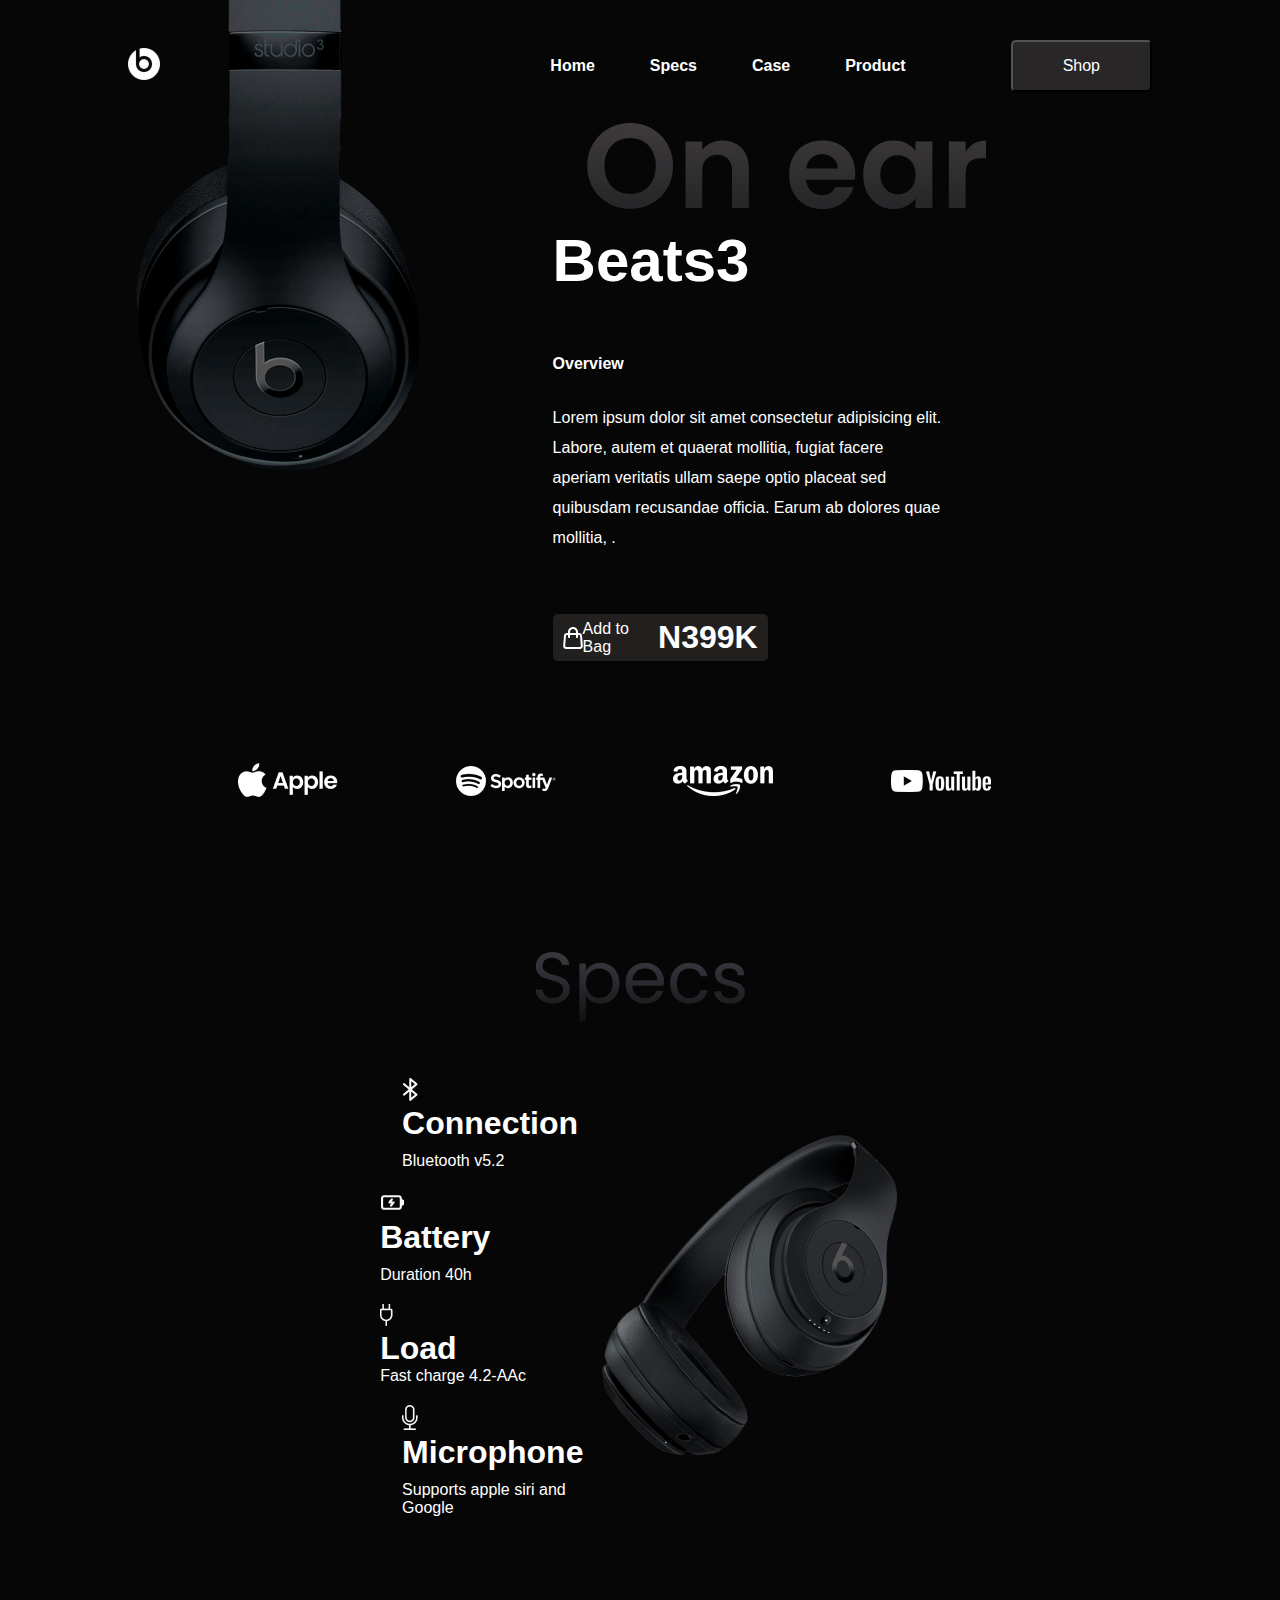
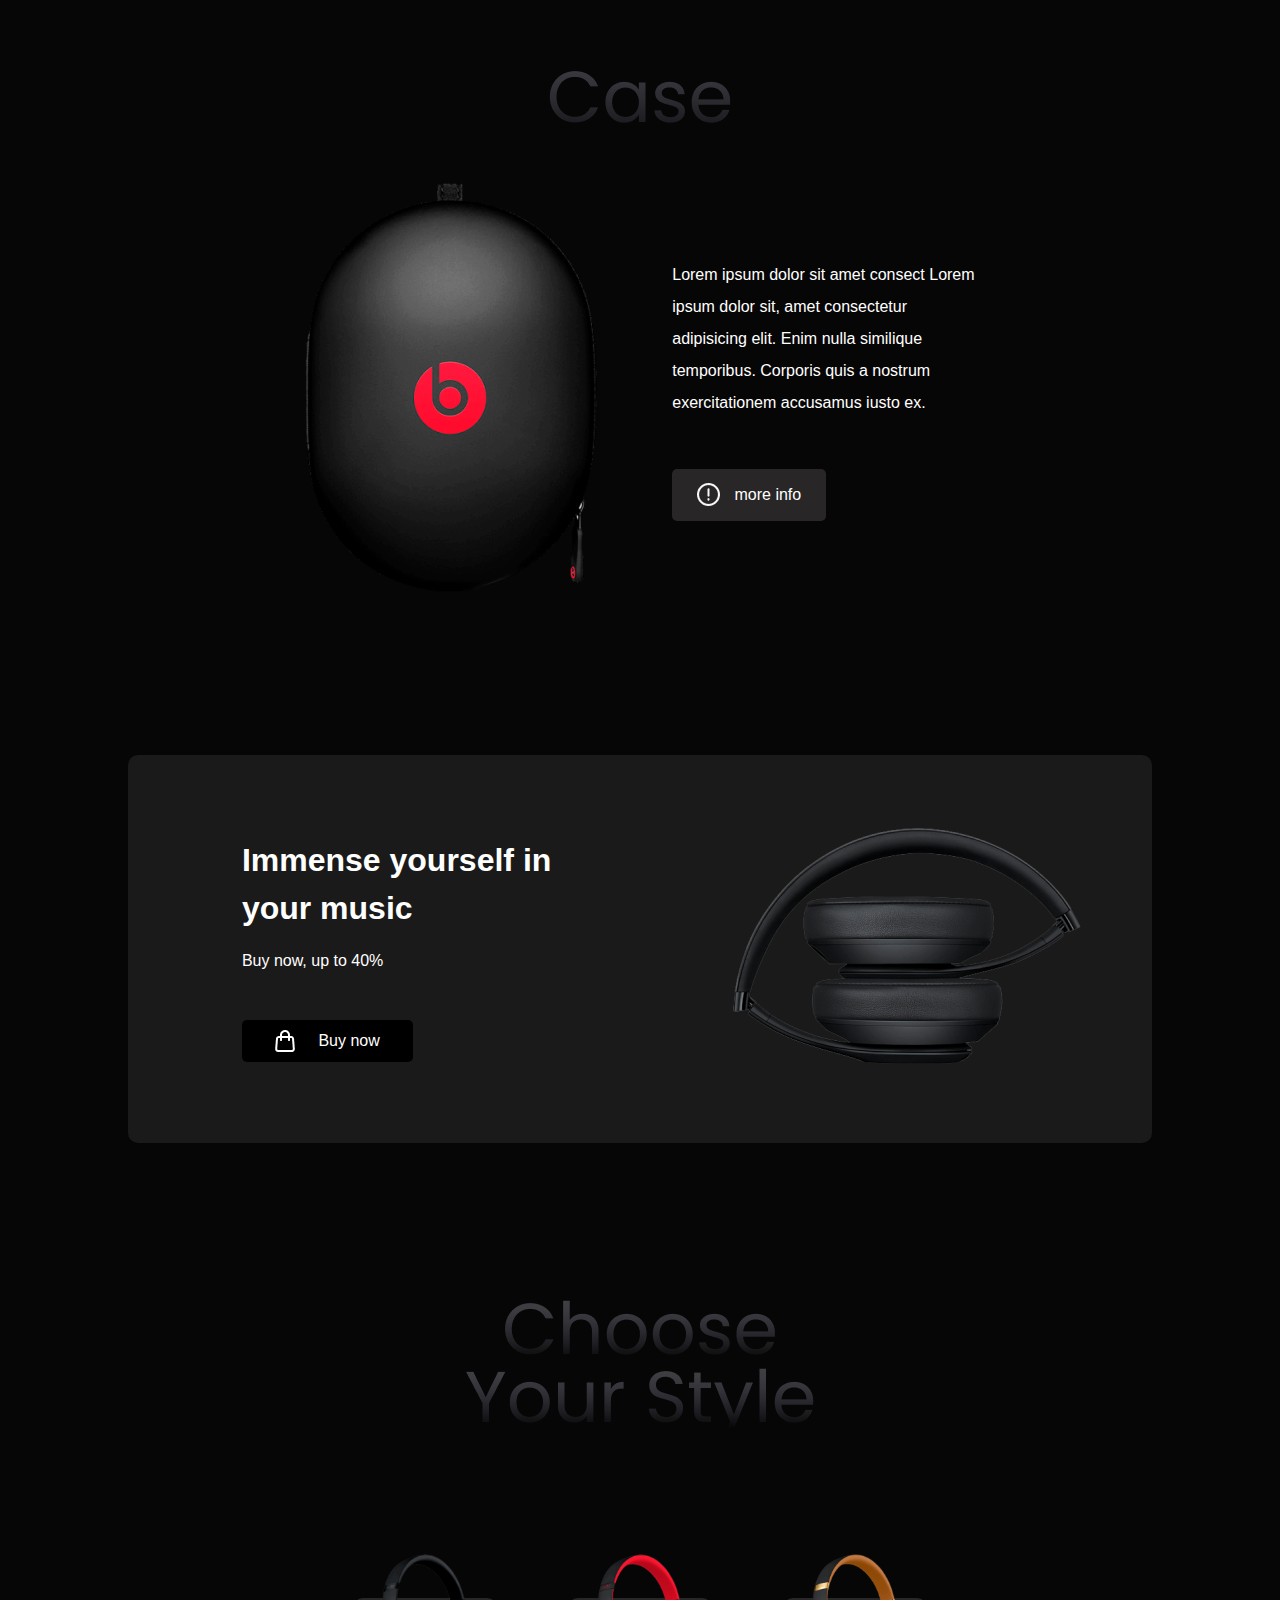
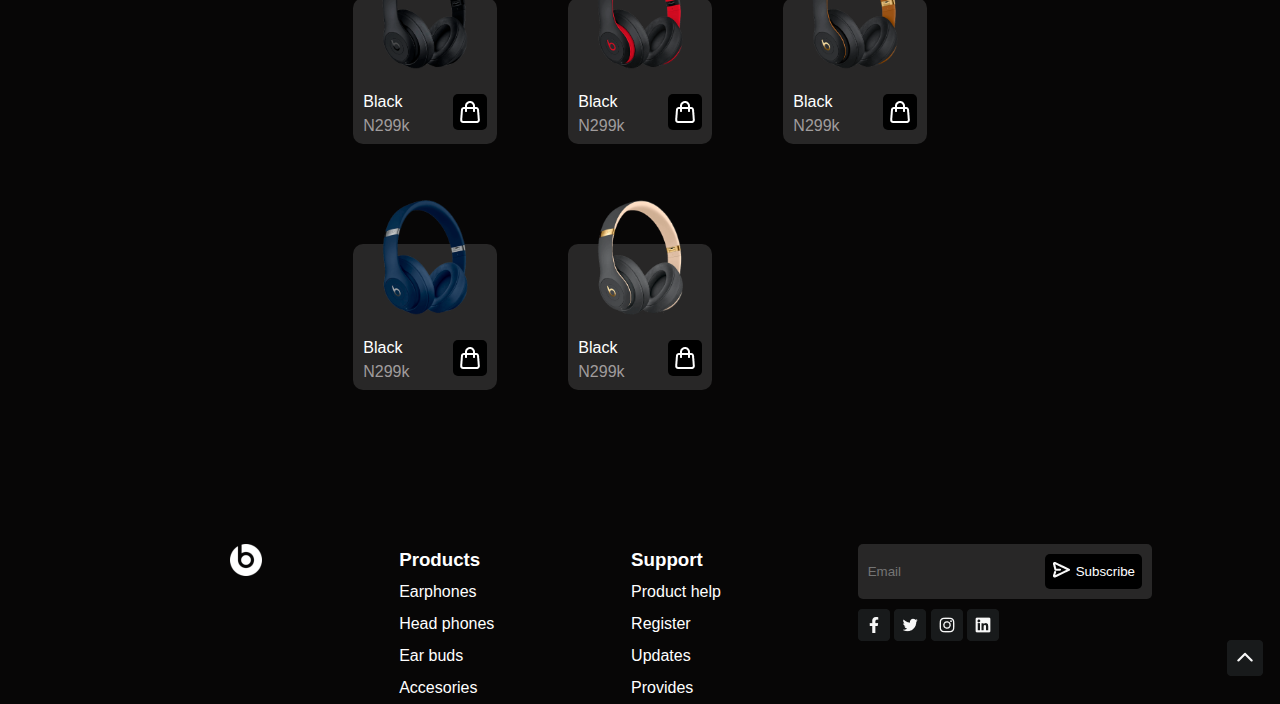
<file: Beats_landingpage-main/index.html>
<!DOCTYPE html>
<html lang="en">
<head>
  <meta charset="UTF-8">
  <meta http-equiv="X-UA-Compatible" content="IE=edge">
  <meta name="viewport" content="width=device-width, initial-scale=1.0">
  <link rel="stylesheet" href="style.css">
  <title>Document</title>
</head>
<body>
  <div class="main">
    <nav class="flex nav">
      <div >
        <img src="./Photos/beatsLogo.png" alt="logo">
      </div>
      <ul class="flex">
        <li class="list-item">Home</li>
        <li class="list-item">Specs</li>
        <li class="list-item">Case</li>
        <li class="list-item">Product</li>
        <li class=""><button class="bot">Shop</button></li>
      </ul>
    </nav>
      <!-- section2 -->
      <section class="flex">
        <div >
          <img class="pos" src="./Photos/mainImage.png" alt="">
        </div>

        <div class="right">
          <div class="onear">
            <img src="./Photos/onEar.png" alt="">
          </div>
          <div class="beat">
            <h1 class="rh">Beats3</h1>
            <p class="rp">Overview</p>
            <p class="rp2">Lorem ipsum dolor sit amet consectetur adipisicing elit. Labore, autem et quaerat mollitia, fugiat facere aperiam veritatis ullam saepe optio placeat sed quibusdam recusandae officia. Earum ab dolores quae mollitia, .</p>
    
          </div>
            <div class="flex bag">
              <img src="./Icons/shoppingBag.png" alt="">
              <p> Add to Bag</p>
              <h1 class="rh1">N399K</h1>
            </div>
        </div>
        
      </section>
    
  <!-- company images -->
  <section class="">
    <div class="company">
      <img  id="im1" src="./Photos/appleLogo.png" alt="apple">
    <img id="im2" src="./Photos/spotifyLogo.png" alt="spotify">
    <img id="im3" src="./Photos/amazonLogo.png" alt="amazon">
    <img id="im4" src="./Photos/youtubeLogo.png" alt="youtube">

    </div>
  </section>

  <!-- specs section -->
  <section class="specs">
    <div class="spec-icon">
      <img src="./Icons/specsLogo.png" alt="specs">
    </div>

    <div class="flex2 ">
      <div>
        <div class="cm">
          <img src="./Icons/bluetooth.png" alt="">
          <h1>Connection</h1>
          <p class="sp">Bluetooth v5.2</p>
        </div>
        <div class="specs-down" >
          <img src="./Icons/battery.png" alt="">
          <h1>Battery</h1>
          <p class="sp">Duration 40h</p>
          <img class="specs-down" src="./Icons/charger.png" alt="">
          <h1>Load</h1>
          <p>Fast charge 4.2-AAc</p>
        </div>
        <div class="specs-down cm">
          <img src="./Icons/mic.png" alt="">
          <h1>Microphone</h1>
          <p class="sp">Supports apple siri and Google</p>
        </div>

      </div>

      <div>
        <img src="./Photos/specsImage.png" alt="sim">
      </div>
    </div>

  </section>
   <!-- case section -->

   <section>
    <div class="spec-icon specs">
      <img src="./Icons/caseLogo.png" alt="case">
    </div>
    <div class="flex2">
      <div class="ci">
        <img src="./Photos/caseImage.png" alt="ci">
      </div>
      <div class="case-left">
        <p> Lorem ipsum dolor sit amet consect Lorem ipsum dolor sit, amet consectetur adipisicing elit. Enim nulla similique temporibus. Corporis quis a nostrum exercitationem accusamus iusto ex.</p>
       <div class="info flex">
        <img src="./Icons/group.png" alt="ig">
        <p class="span1">more info</p>
       </div>
      </div>
    </div>
   </section>
      

  <!-- buy now section -->
  <section>
    <div class="flex2 buy">
      <div>
        <div class="buy-left">
          <h1 class="bh">Immense yourself in your music</h1>
          <p class="bp">Buy now, up to 40%</p>
          <div class="info flex buy-now">
            <img src="./Icons/shoppingBag.png" alt="ig">
            <p class="span1">Buy now</p>
           </div>
  
        </div>
      </div>
      <div class="buy-right ">
        <img src="./Photos/buyNowSectionImage.png" alt="">
      </div>
      
    </div>
  </section>

  <!-- style section -->
  <section>
    <div class="sty">
      <div class="st spec-icon">
        <img src="./Icons/productLogo.png" alt="pl">
      </div>

      <div class="style-grid">
        <div class="sa">
        <div class="divpos"> 
          <img src="./Photos/black.png" class="impos" alt="">
        </div> 

          <div class="transparent flex">
            <div class="line-two">
              <p>Black</p>
            <p>N299k</p>
            </div>
            <div>
              <img src="./Icons/shoppingBag.png" class="shopim" alt="">

            </div>
            
          </div>
        </div>

        <div class="sa">
          <div class="divpos"> 
            <img src="./Photos/redBlack.png" class="impos" alt="">
          </div> 
  
            <div class="transparent flex">
              <div class="line-two">
                <p>Black</p>
              <p>N299k</p>
              </div>
              <div>
                <img src="./Icons/shoppingBag.png" class="shopim" alt="">
  
              </div>
              
            </div>
          </div>


          <div class="sa">
            <div class="divpos"> 
              <img src="./Photos/nightBlack.png" class="impos" alt="">
            </div> 
    
              <div class="transparent flex">
                <div class="line-two">
                  <p>Black</p>
                <p>N299k</p>
                </div>
                <div>
                  <img src="./Icons/shoppingBag.png" class="shopim" alt="">
    
                </div>
                
              </div>
            </div>

            <div class="sa">
              <div class="divpos"> 
                <img src="./Photos/blue.png" class="impos" alt="">
              </div> 
      
                <div class="transparent flex">
                  <div class="line-two">
                    <p>Black</p>
                  <p>N299k</p>
                  </div>
                  <div>
                    <img src="./Icons/shoppingBag.png" class="shopim" alt="">
      
                  </div>
                  
                </div>
              </div>
              <div class="sa">
                <div class="divpos"> 
                  <img src="./Photos/twilightGray.png" class="impos" alt="">
                </div> 
        
                  <div class="transparent flex">
                    <div class="line-two">
                      <p>Black</p>
                    <p>N299k</p>
                    </div>
                    <div>
                      <img src="./Icons/shoppingBag.png" class="shopim" alt="">
        
                    </div>
                    
                  </div>
                </div>

        
      </div>
    </div>
  </section>


 <footer>
  <div class="flex2 footer">
    <div><img src="./Photos/beatsLogo.png" alt=""> </div>
    <div class="line">
      <h3>Products</h3>
      <p>Earphones</p>
      
      <p>Head phones</p>
      <p>Ear buds</p>
      <p>Accesories</p>
    </div>
    <div class="line">
      <h3>Support</h3>
      <p>Product help</p>
      <p>Register</p>
      <p>Updates</p>
      <p>Provides</p>
    </div>
    <div >
      <div class="foot">
        <input type="email" placeholder="Email">
       <div class="sub">
        <div > <img class="arrow" src="./Icons/rightArrow.png" alt=""></div>
        <small>Subscribe</small>
      </div>
      </div>
      
      <div class="fim">
        <img src="./Icons/facebook.png" alt="">
        <img src="./Icons/twitter.png" alt="">
        <img src="./Icons/instagram.png" alt="">
        <img src="./Icons/linkedin.png" alt="">
      </div>
    </div>
    <div class="uparrow">
      <img src="./Icons/upArrow.png" alt="">
    </div>
    
    
  </div>
  
  
 </footer>
 
 
  </div>
  
</body>
</html>
</file>
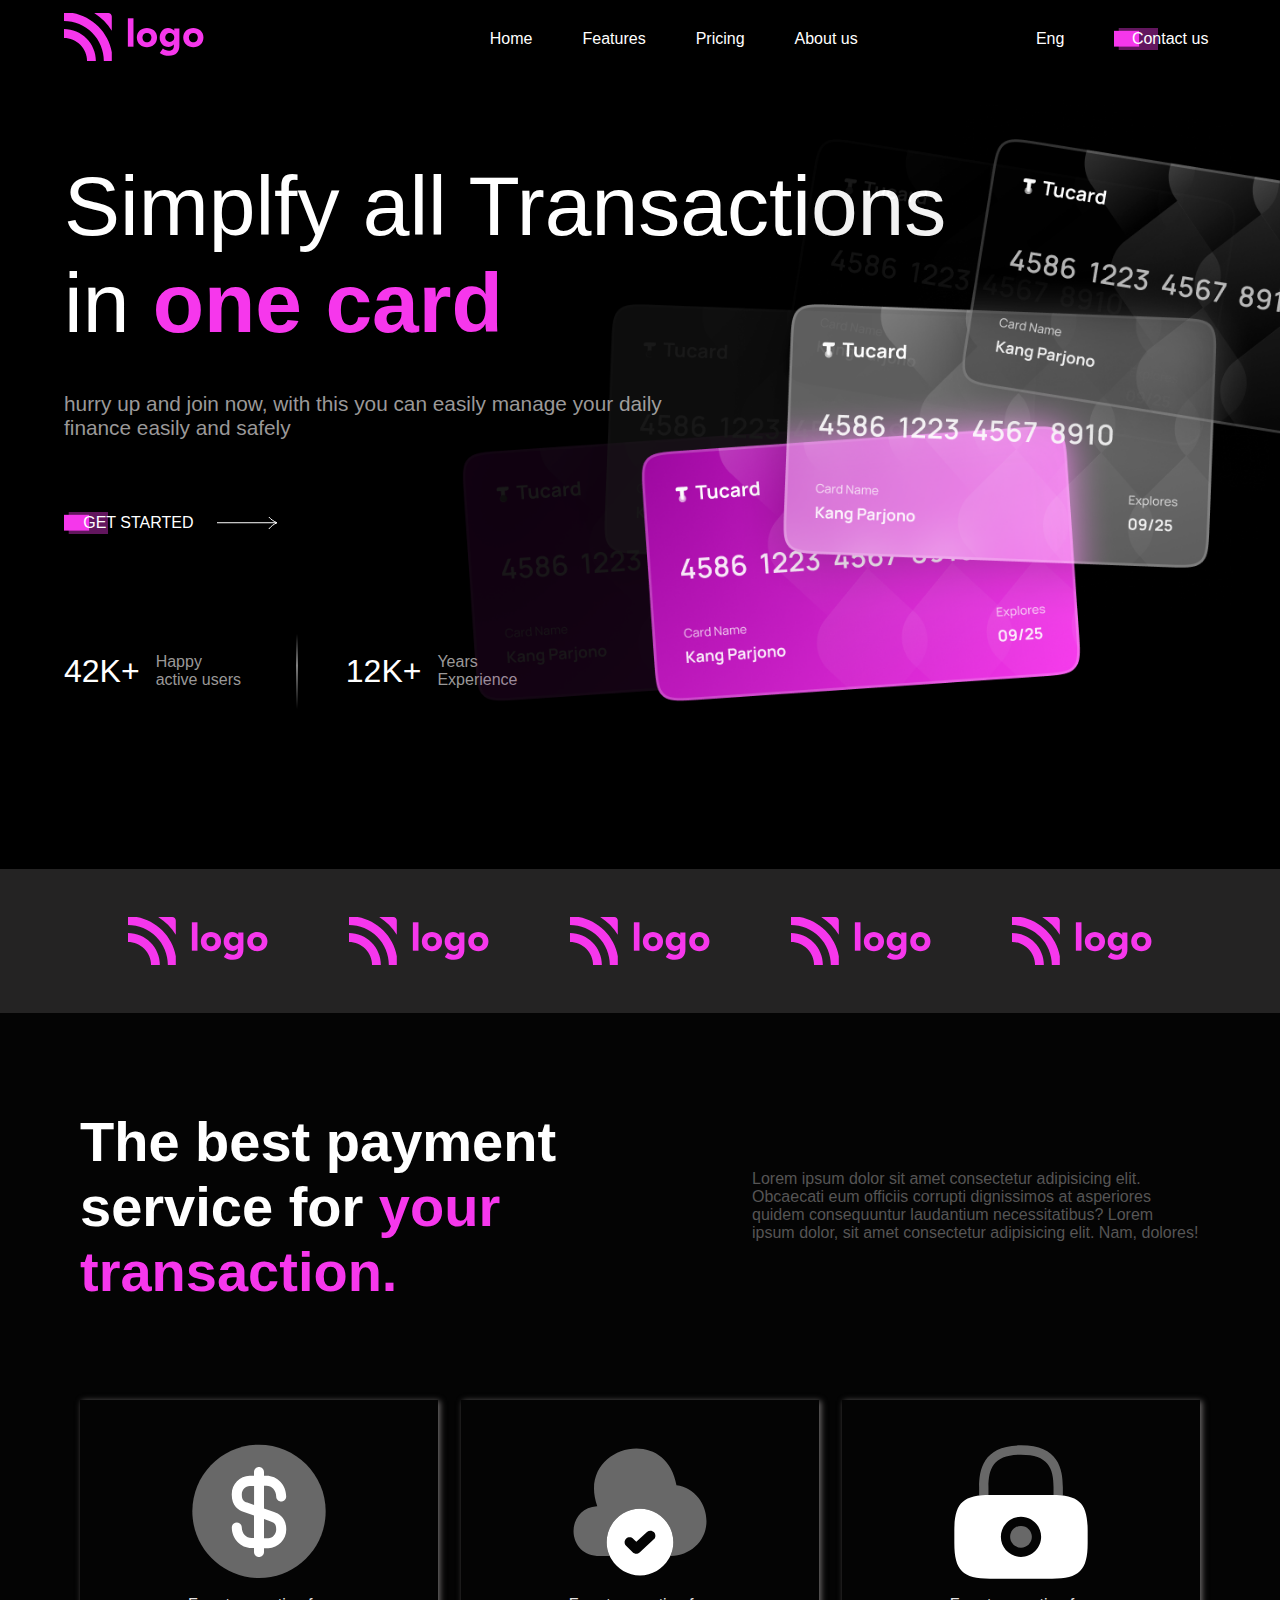
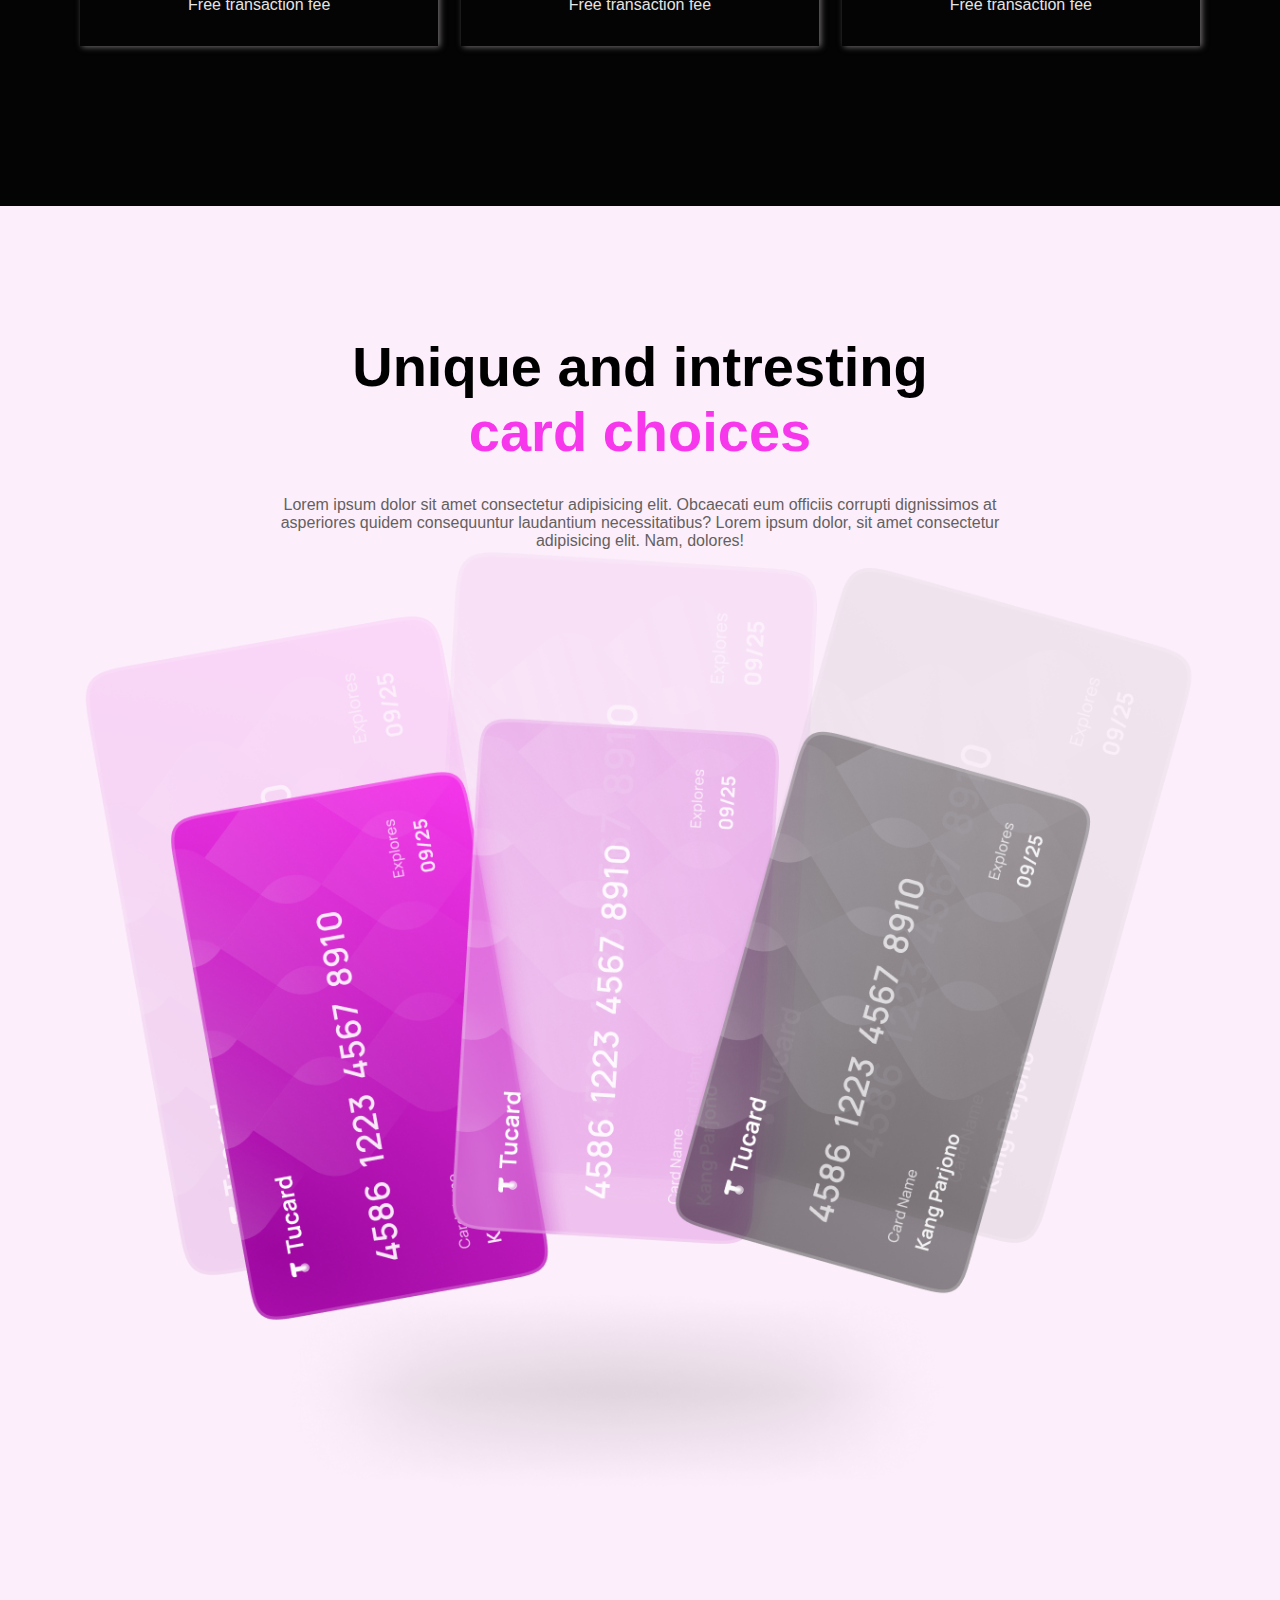
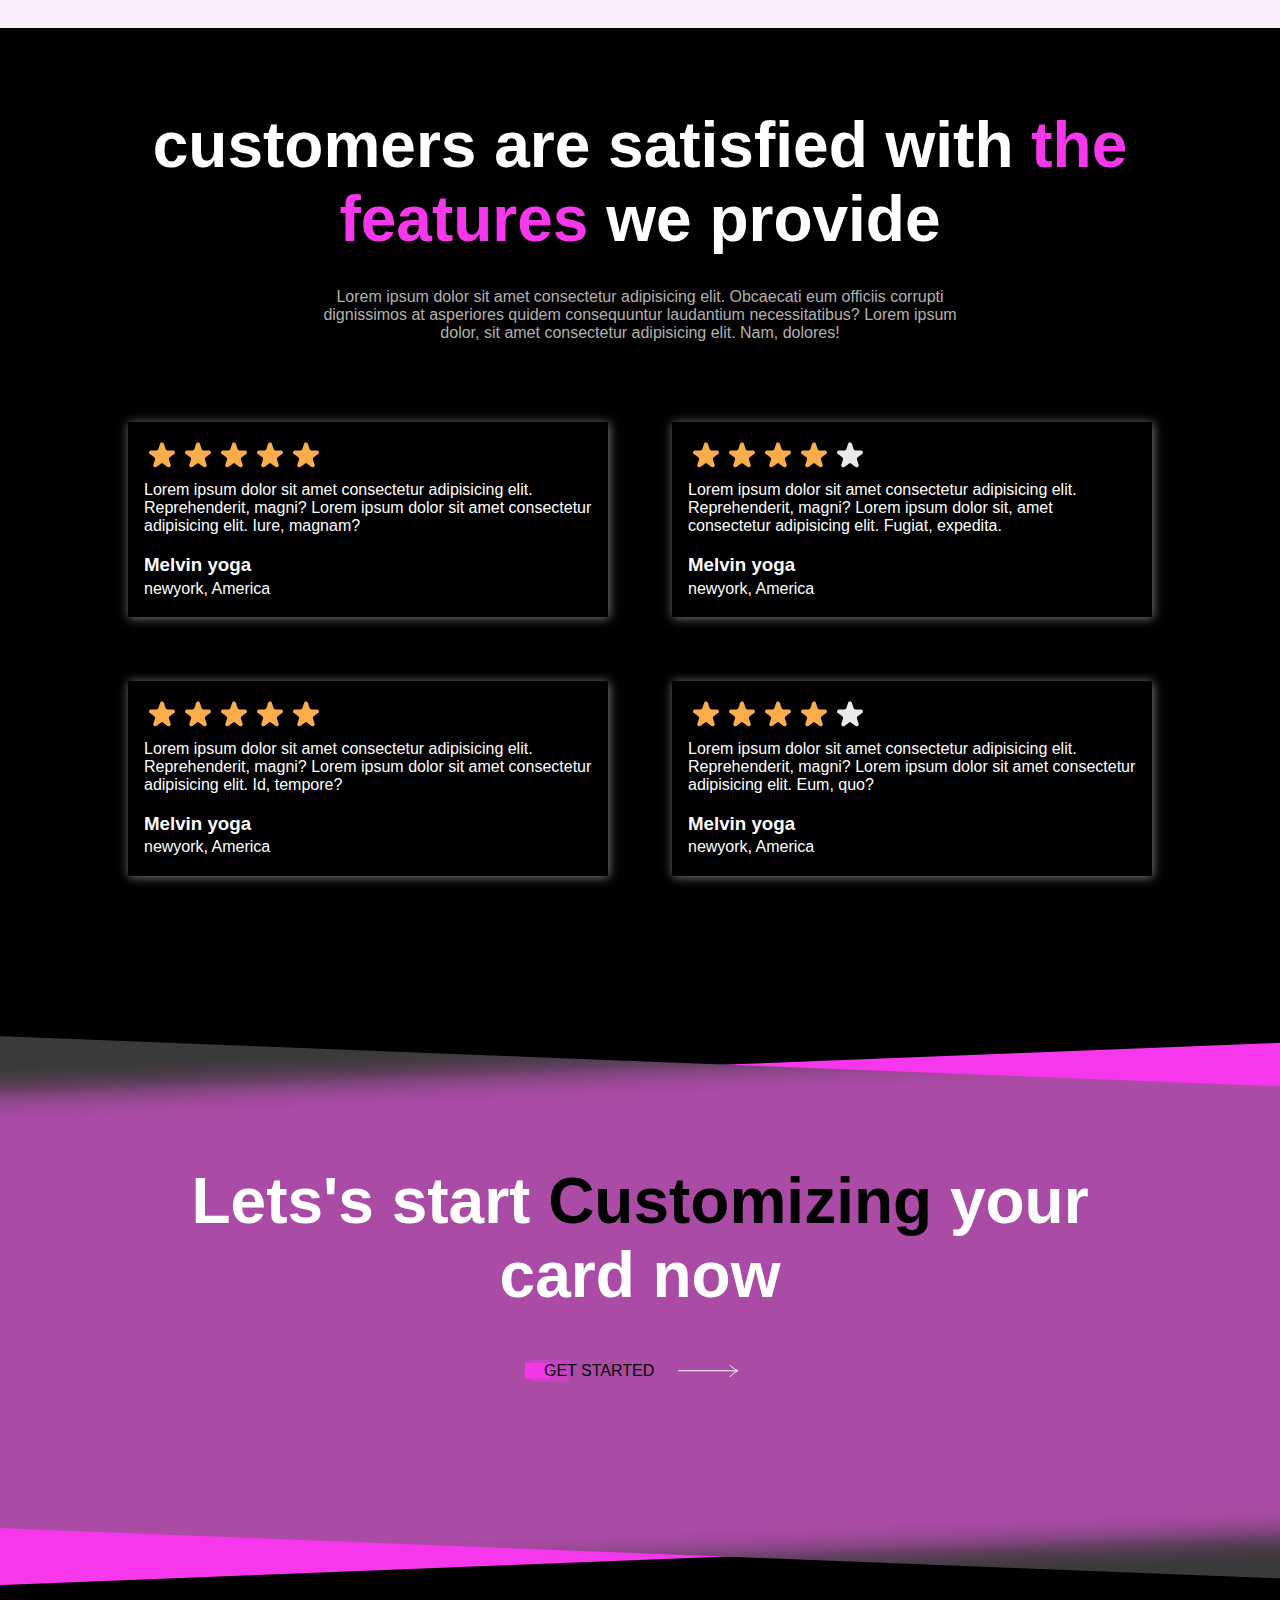
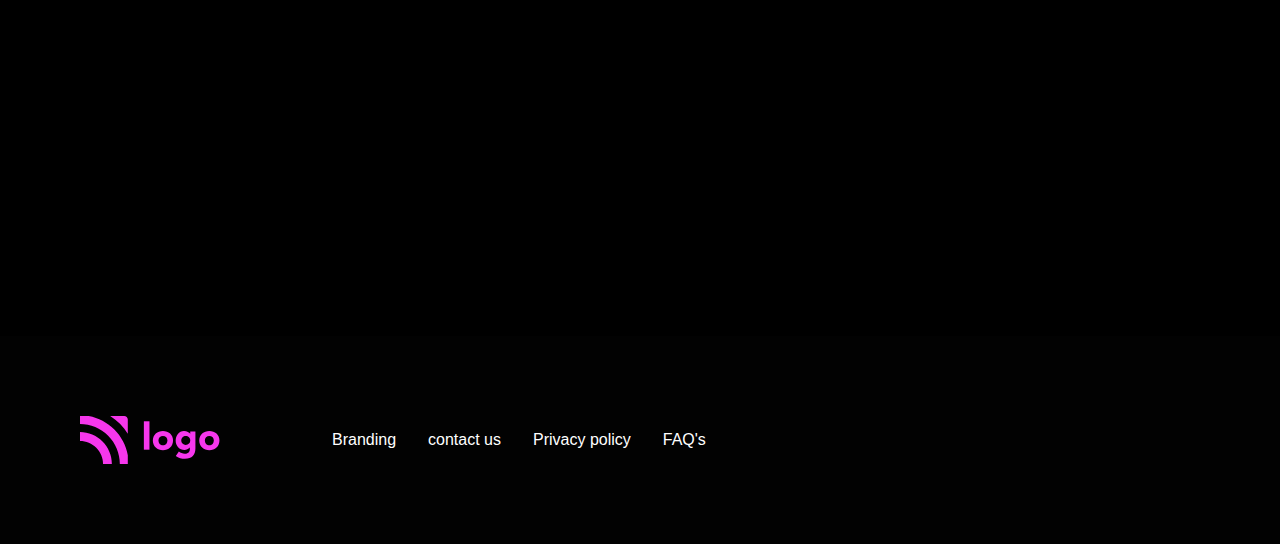
<file: credit_card_1/index.html>
<!DOCTYPE html>
<html lang="en">
  <head>
    <meta charset="UTF-8" />
    <meta http-equiv="X-UA-Compatible" content="IE=edge" />
    <meta name="viewport" content="width=device-width, initial-scale=1.0" />
    <link rel="stylesheet" href="style.css" />
    <title>Document</title>
  </head>
  <body>



   
    <div class="main">
      <section>
        <nav class="nav flex">
          <div class="logo">
            <img src="./Assets/Icons/Logo.svg" alt="logo" class="logo-img" />
          </div>
          <ul class="ul flex">
            <li class="flex-item">Home</li>
            <li class="flex-item">Features</li>
            <li class="flex-item">Pricing</li>
            <li class="flex-item">About us</li>
          </ul>
          <div class="flex po-re ">
            <div>Eng</div>

            <img
              src="./Assets/Icons/btn-pink-bg.svg"
              class="flex-item"
              alt=""
            />
            <p class="pos-absolute">Contact us</p>
          </div>
        </nav>
      </section>


      
   
      <!-- cards section -->
      <section class="left-content">
        <div class="right-card">
          <h1 class="heading">Simplfy all Transactions in <span class="pink">one card</span></h1>
          <p class="para">
            hurry up and join now, with this you can easily manage your daily
            finance easily and safely
          </p>
          <div class="pink-above">
            <img
              src="./Assets/Icons/btn-pink-bg.svg"
              class=""
              alt=""
            />
            <div class="pink-arrow">
              <p>GET STARTED</p>
              <img src="./Assets/Icons/RightArrow.svg" alt="">
            </div>
          </div>
        </div>
        
        <div class="img1">
          <img src="./Assets/Photos/backCards.png" alt="">
            
        </div>
        <div class="img2">
          <img src="./Assets/Photos/frontCards.png" alt="">
        </div>
        <div >
          <div class="bottomk">
            <h1>42K<span>+</span></h1>
            <p>Happy active users</p>
            <img src="./Assets/Icons/Vector 402.svg" alt="">
            <h1>12K<span>+</span></h1>
            <p>Years Experience</p>
          </div>
        
        </div>
      </section>
   
 </div>
      <section class="section2">
        <div class="sec2-logo">
          <img src="./Assets/Icons/Logo.svg" alt="">
          <img src="./Assets/Icons/Logo.svg" alt="">
          <img src="./Assets/Icons/Logo.svg" alt="">
          <img src="./Assets/Icons/Logo.svg" alt="">
          <img src="./Assets/Icons/Logo.svg" alt="">
        </div>
      </section>
    

      <section class="section3">
        <div class="sec3-top">
          <h1>The best payment service for  <span class="pink">your transaction.</span> </h1>
          <p>Lorem ipsum dolor sit amet consectetur adipisicing elit. Obcaecati eum officiis corrupti dignissimos at asperiores quidem consequuntur laudantium necessitatibus? Lorem ipsum dolor, sit amet consectetur adipisicing elit. Nam, dolores!</p>
        </div>

        <div class="sec3-bottom">
          <div class="card">
            <img src="./Assets/Icons/dollar-circle.svg" alt="">
            <p>Free transaction fee</p>
          </div>
          <div class="card">
            <img src="./Assets/Icons/cloud-add.svg" alt="">
            <p>Free transaction fee</p>
          </div>
          <div class="card">
            <img src="./Assets/Icons/lock.svg" alt="">
            <p>Free transaction fee</p>
          </div>
        </div>
      </section>


      <section class="section4">
        <div class="sec4-top">
          <h1>Unique and intresting <span class="pink">card choices</span> </h1>
          <p>Lorem ipsum dolor sit amet consectetur adipisicing elit. Obcaecati eum officiis corrupti dignissimos at asperiores quidem consequuntur laudantium necessitatibus? Lorem ipsum dolor, sit amet consectetur adipisicing elit. Nam, dolores!</p>
        </div>
        <img src="./Assets/Photos/VCards.png" alt="">

      </section>

      <section class="section5">
        <div class="sec5-top">
          <h1>customers are satisfied with <span class="pink">the features</span> we provide </h1>
          <p>Lorem ipsum dolor sit amet consectetur adipisicing elit. Obcaecati eum officiis corrupti dignissimos at asperiores quidem consequuntur laudantium necessitatibus? Lorem ipsum dolor, sit amet consectetur adipisicing elit. Nam, dolores!</p>
        </div>
        <div class="sec5-bottom">
          <div class="sec5-card">
              <img src="./Assets/Icons/5stars.svg" alt="">
              <p>Lorem ipsum dolor sit amet consectetur adipisicing elit. Reprehenderit, magni? Lorem ipsum dolor sit amet consectetur adipisicing elit. Iure, magnam?</p>
              <h3>Melvin yoga</h3>
              <p>newyork, America</p>
          </div>

          <div class="sec5-card">
            <img src="./Assets/Icons/4stars.svg" alt="">
            <p>Lorem ipsum dolor sit amet consectetur adipisicing elit. Reprehenderit, magni? Lorem ipsum dolor sit, amet consectetur adipisicing elit. Fugiat, expedita.</p>
            <h3>Melvin yoga</h3>
            <p>newyork, America</p>
        </div>

        <div class="sec5-card">
          <img src="./Assets/Icons/5stars.svg" alt="">
          <p>Lorem ipsum dolor sit amet consectetur adipisicing elit. Reprehenderit, magni? Lorem ipsum dolor sit amet consectetur adipisicing elit. Id, tempore?</p>
          <h3>Melvin yoga</h3>
          <p>newyork, America</p>
      </div>

      <div class="sec5-card">
        <img src="./Assets/Icons/4stars.svg" alt="">
        <p>Lorem ipsum dolor sit amet consectetur adipisicing elit. Reprehenderit, magni? Lorem ipsum dolor sit amet consectetur adipisicing elit. Eum, quo?</p>
        <h3>Melvin yoga</h3>
        <p>newyork, America</p>
    </div>

        </div>
      </section>

      <section class="section6">
        <img class="sec6-img1" src="./Assets/Photos/Rectangle 6773.png" alt="">
        <img class="sec6-img2" src="./Assets/Photos/Rectangle 6774.png" alt="">
        
        <div>
          <div>
            <h1 class="let sec6-wid">Lets's start <span class="black">Customizing</span> your card now</h1>
          </div>
          <div class="pink-above sec6-pink ">
            <img
              src="./Assets/Icons/btn-pink-bg.svg"
              class=""
              alt=""
            />
            <div class="pink-arrow">
              <p>GET STARTED</p>
              <img src="./Assets/Icons/RightArrow.svg" alt="">
            </div>
          </div>
        </div>
      </section>

    <footer class="footer">
      <img src="./Assets/Icons/Logo.svg" alt="">
      <div class="footer-links">
        <a href="">Branding</a>
        <a href="">contact us</a>
        <a href="">Privacy policy</a>
        <a href="">FAQ's</a>
      </div>
    </footer>
  </body>
</html>
</file>
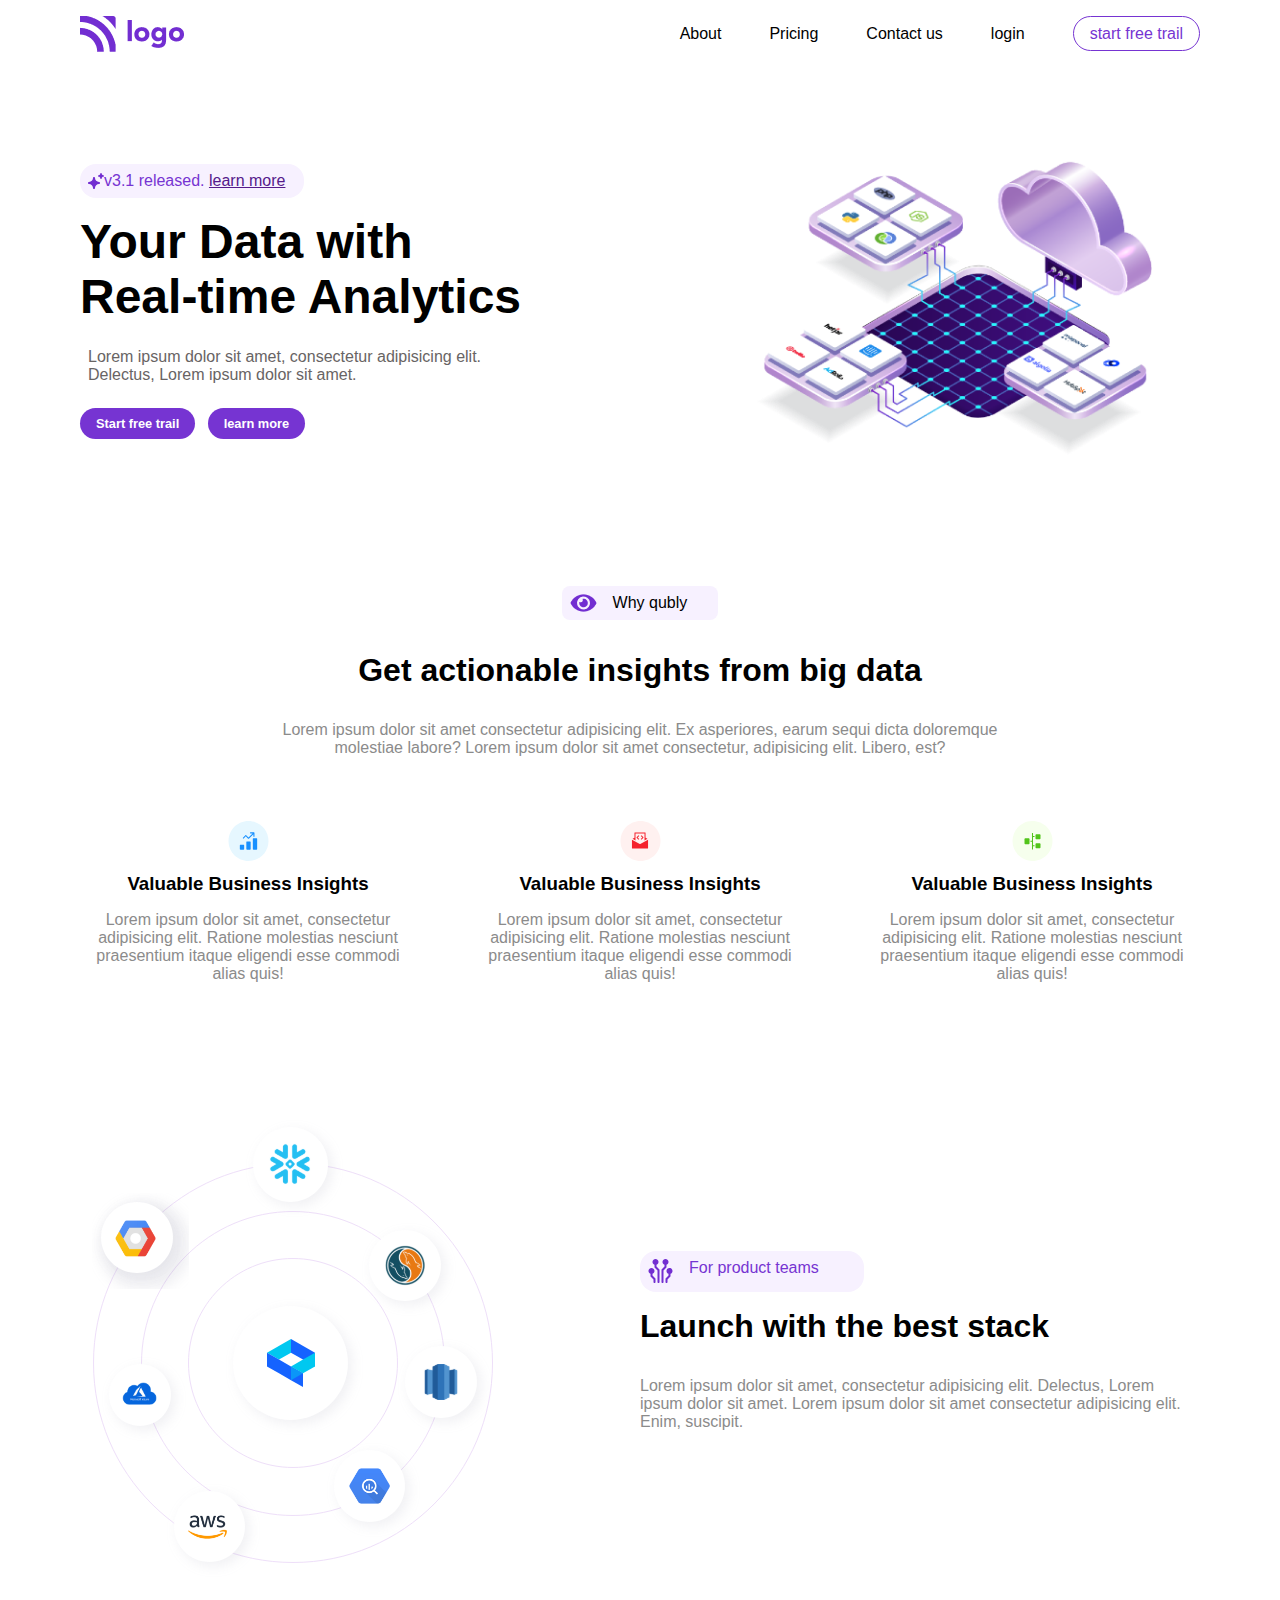
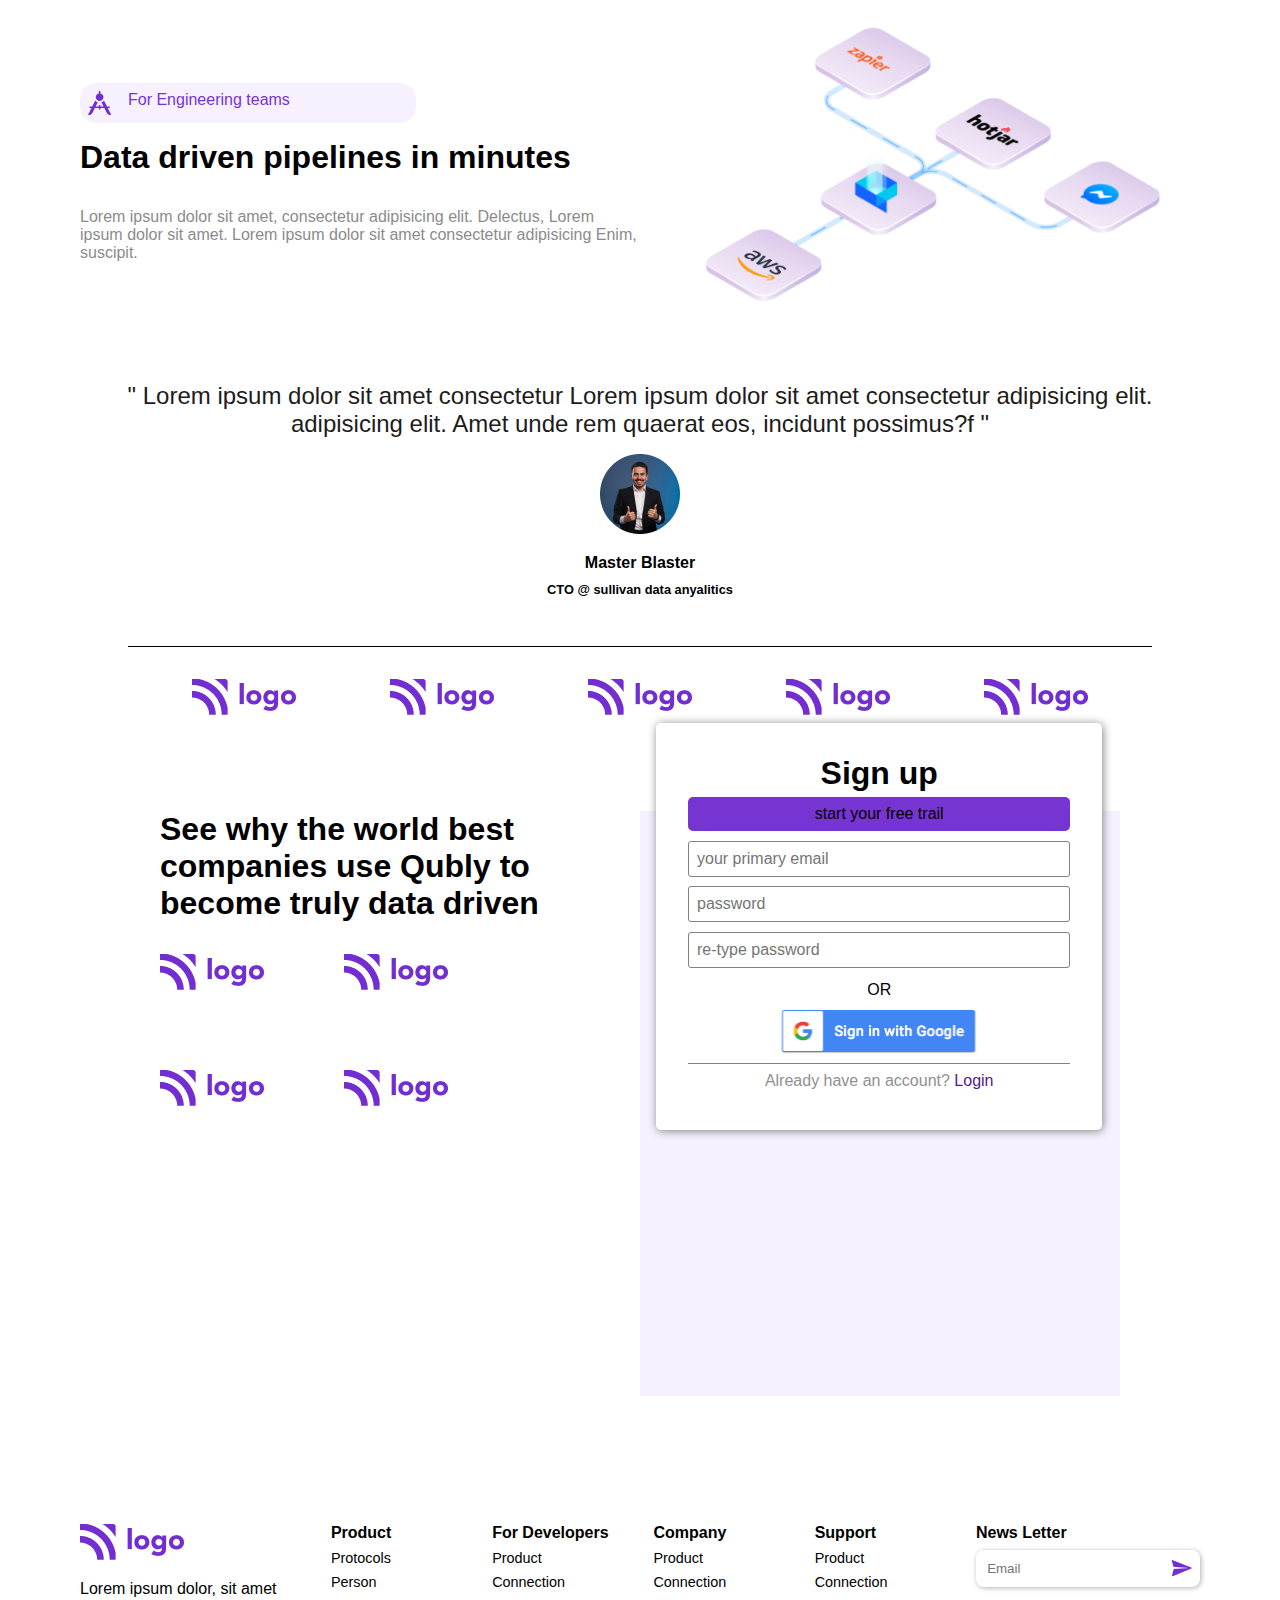
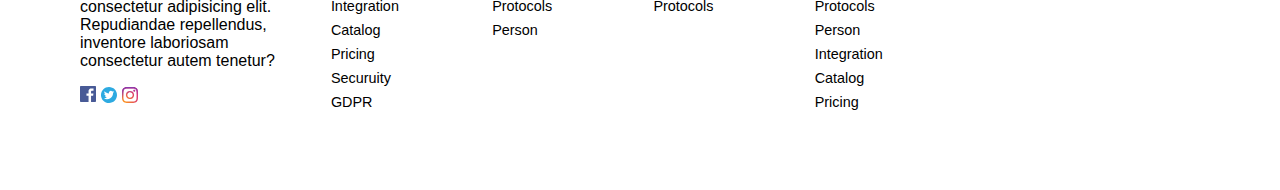
<file: Data_analytics/index.html>
<!DOCTYPE html>
<html lang="en">
<head>
  <meta charset="UTF-8">
  <meta http-equiv="X-UA-Compatible" content="IE=edge">
  <meta name="viewport" content="width=device-width, initial-scale=1.0">
  <link rel="stylesheet" href="style.css">
  <title>Document</title>
</head>
<body>
  <nav class="navbar">
    <img src="./images/Logo.png" alt="">
    <ul class="ul">
      <li class="list-item"><a href="">About</a></li>
      <li class="list-item"><a href="">Pricing</a></li>
      <li class="list-item"><a href="">Contact us</a></li>
      <li class="list-item"><a href="">login</a></li>
      <li ><a href="" class="signup">start free trail</a></li>
    </ul>
  </nav>

  <header >
    <div class="header">
      <div class="header-left">
        <div class="version">
          <img src="./images/edit-brightness.svg" alt="">
          <p>v3.1 released. <a href="">learn more</a></p>
        </div>
        <div class="header-left-bottom">
          <h1>Your Data with Real-time Analytics</h1>
          <p>Lorem ipsum dolor sit amet, consectetur adipisicing elit. Delectus, Lorem ipsum dolor sit amet.</p>
          <div>
            <a href="">Start free trail</a>
          <a href="">learn more</a>
          </div>
        </div>
      </div>
      <div class="header-right">
        <img src="./images/image 1.png" alt="">
      </div>
    </div>
  </header>


  <section class="section1">
    <div class="sec1-top">
      <img src="./images/Icon awesome-eye.png" alt="">
      <span>Why qubly</span>
    </div>
      <div class="sec1-mid">
        <h2>Get actionable insights from big data</h2>
        <p>Lorem ipsum dolor sit amet consectetur adipisicing elit. Ex asperiores, earum sequi dicta doloremque molestiae labore? Lorem ipsum dolor sit amet consectetur, adipisicing elit. Libero, est?</p>
      </div>
    <div class="sec1-bottom">
      <div class="sec1-card">
        <img src="./images/chart-bar-33.svg" alt="">
        <h3>Valuable Business Insights</h3>
        <p>Lorem ipsum dolor sit amet, consectetur adipisicing elit. Ratione molestias nesciunt praesentium itaque eligendi esse commodi alias quis!</p>
      </div>
      <div class="sec1-card">
        <img src="./images/newsletter-dev.svg" alt="">
        <h3>Valuable Business Insights</h3>
        <p>Lorem ipsum dolor sit amet, consectetur adipisicing elit. Ratione molestias nesciunt praesentium itaque eligendi esse commodi alias quis!</p>
      </div>
      <div class="sec1-card">
        <img src="./images/timeline.svg" alt="">
        <h3>Valuable Business Insights</h3>
        <p>Lorem ipsum dolor sit amet, consectetur adipisicing elit. Ratione molestias nesciunt praesentium itaque eligendi esse commodi alias quis!</p>
      </div>

    </div>
  </section>

  
  <section class="section2">
    <img src="./images/Group 21.svg" alt="">
    <div class="sec2-left">
      <div class="product">
        <img src="./images/Group 11.svg" alt="">
        <p>For product teams</p>
      </div>
      <div class="sec2-left-bottom">
        <h1>Launch with the best stack</h1>
        <p>Lorem ipsum dolor sit amet, consectetur adipisicing elit. Delectus, Lorem ipsum dolor sit amet. Lorem ipsum dolor sit amet consectetur adipisicing elit. Enim, suscipit.</p>
      </div>
    </div>
  </section>

  <section class=" section2 section3">
    <div class="sec3-left">
      <div class=" sec3-team">
        <img src="./images/Group 28.svg" alt="">
        <p>For Engineering teams</p>
      </div>
      <div class="sec3-left-bottom sec2-left-bottom">
        <h1>Data driven pipelines in minutes</h1>
        <p>Lorem ipsum dolor sit amet, consectetur adipisicing elit. Delectus, Lorem ipsum dolor sit amet. Lorem ipsum dolor sit amet consectetur adipisicing  Enim, suscipit.</p>
      </div>
    </div>
    <img src="./images/image 6.png" alt="">
  </section>


  <section class="section4">
    <p>" Lorem ipsum dolor sit amet consectetur Lorem ipsum dolor sit amet consectetur adipisicing elit. adipisicing elit. Amet unde rem quaerat eos, incidunt possimus?f "</p>
    <div class="sec4-mid">
      <img src="./images/Profile.png" alt="">
      <h4>Master Blaster</h4>
      <span>CTO @ sullivan data anyalitics</span>
    </div>
    <div class="sec4-logo">
      <img src="./images/Logo.png" alt="">
      <img src="./images/Logo.png" alt="">
      <img src="./images/Logo.png" alt="">
      <img src="./images/Logo.png" alt="">
      <img src="./images/Logo.png" alt="">
    </div>
  </section>
 
    <section class="section5">
      <div class="sec5-right">
        <h2>
          See why the world best companies use Qubly to become truly data driven
        </h2>
        <div class="sec5-right-mid">

        </div>
        <div class="sec5-right-bottom">
          <img src="./images/Logo.png" alt="">
          <img src="./images/Logo.png" alt="">
          <img src="./images/Logo.png" alt="">
          <img src="./images/Logo.png" alt="">
        </div>
      </div>
      <div class="sec5-left">
       <div class="sec5-bgc" >
        <form action="">
         
          <h2>Sign up</h2>
          <button>start your free trail</button>
          <div><input type="email" placeholder="your primary email"></div>
          <div><input type="password" placeholder="password"></div>
          <div><input type="password" placeholder="re-type password"></div>
          <p class="or">OR</p>
          <img src="./images/btn_google_signin_dark_normal_web@2x.svg" alt="">
         <div class="already">
          <small>Already have an account? <a href="">Login</a></small>

         </div>
        </form>

       </div>
        
      </div>
    </section>
    
    
    

   
   


<footer class="footer">
  <div class="footer-large">
    <img src="./images/Logo.png" alt="">
    <p>Lorem ipsum dolor, sit amet consectetur adipisicing elit. Repudiandae repellendus, inventore laboriosam consectetur autem tenetur?</p>
    <div footer-left1>
      <img src="./images/facebook-icon.svg" alt="">
      <img src="./images/twitter-3.svg" alt="">
      <img src="./images/instagram-2016.svg" alt="">
    </div>
</div>
    <div class="footer-links">
      <h4>Product</h4>
      <a href="">Protocols</a>
      <a href="">Person</a>
      <a href="">Integration</a>
      <a href="">Catalog</a>
      <a href="">Pricing</a>
      <a href="">Securuity</a>
      <a href="">GDPR</a>
  
  </div>

  <div class="footer-links">
    <h4>For Developers</h4>
      <a href="">Product</a>
      <a href="">Connection</a>
      <a href="">Protocols</a>
      <a href="">Person</a>
  </div>

  <div class="footer-links">
    <h4>Company</h4>
    <a href="">Product</a>
      <a href="">Connection</a>
      <a href="">Protocols</a>
  </div>

  <div class="footer-links">
    <h4>Support</h4>
      <a href="">Product</a>
      <a href="">Connection</a>
      <a href="">Protocols</a>
      <a href="">Person</a>
      <a href="">Integration</a>
      <a href="">Catalog</a>
      <a href="">Pricing</a>
  </div>


  <div class="footer-large">
    <h4>News Letter</h4 >
   <div class="footer-input">
    <input type="email" placeholder="Email">
    <img src="./images/Icon ionic-ios-send.png" alt="">
   </div>
  </div>
</footer>

</body>
</html>
</file>
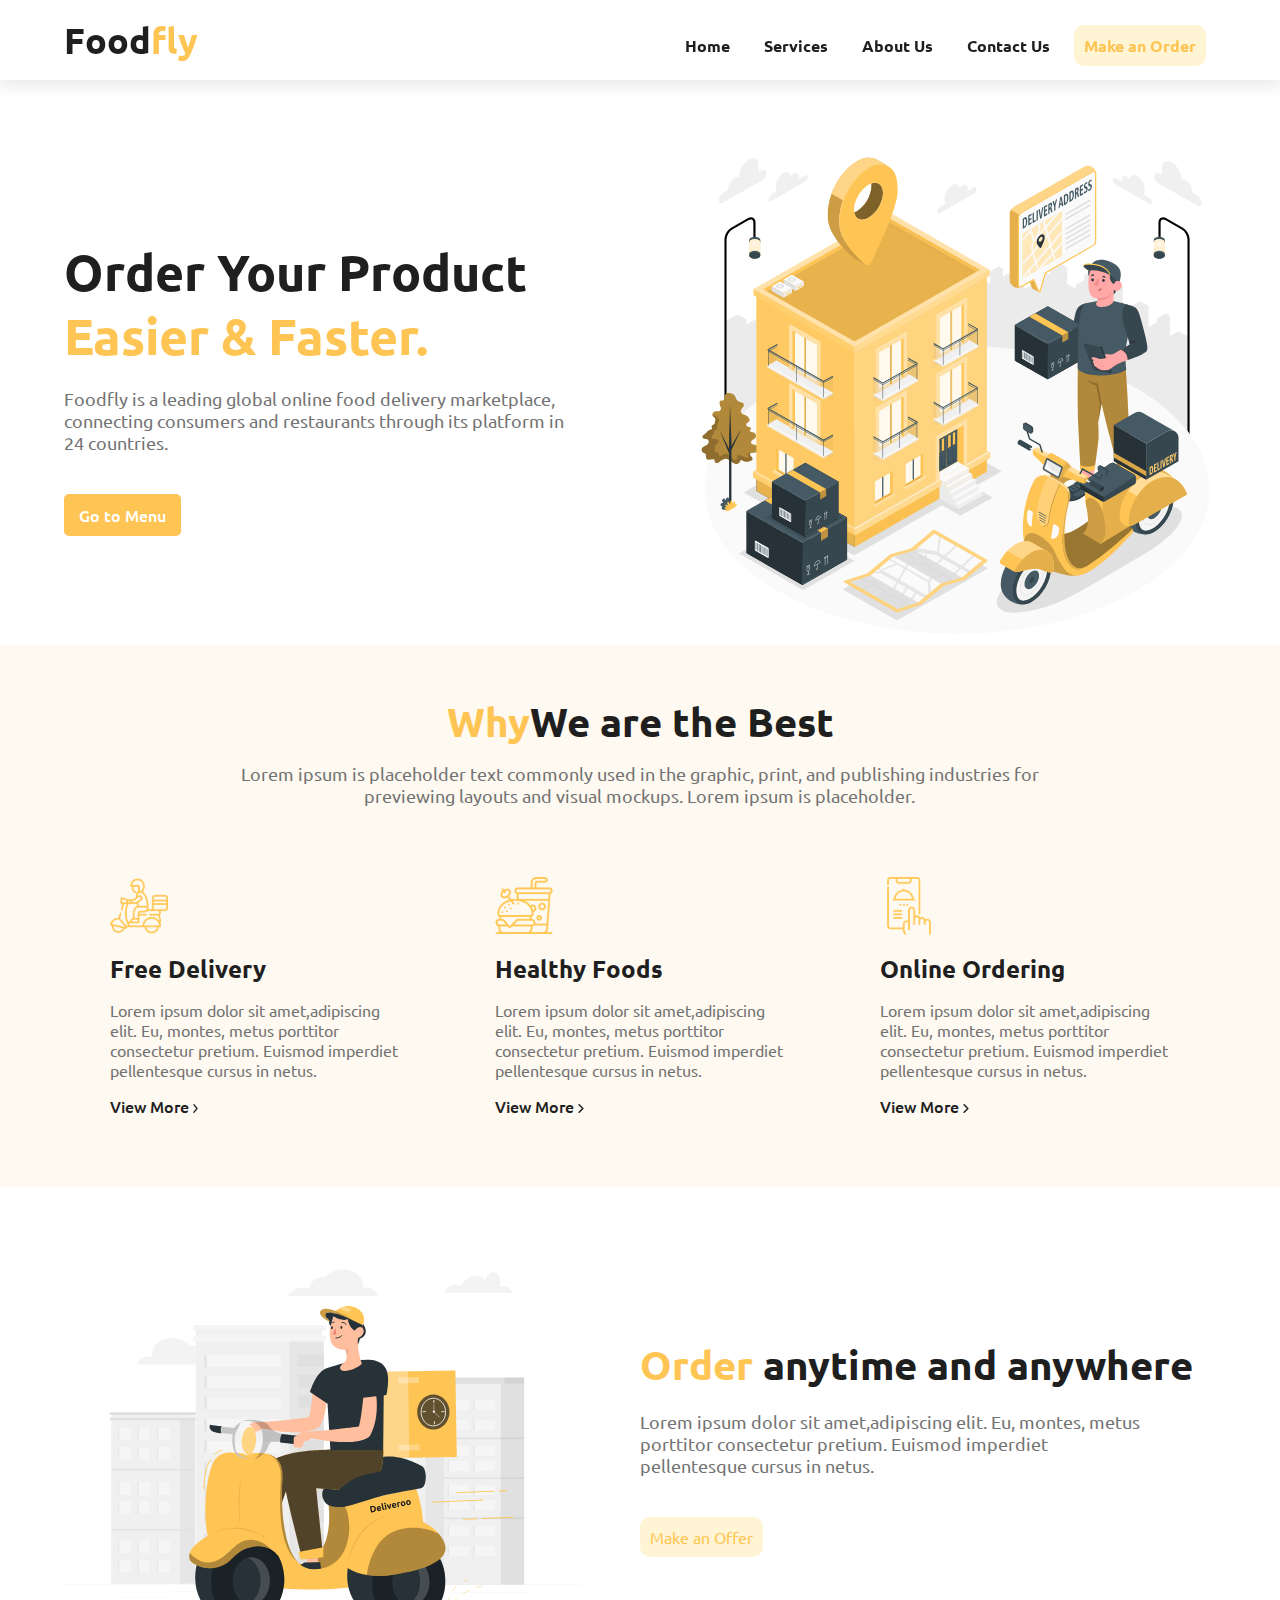
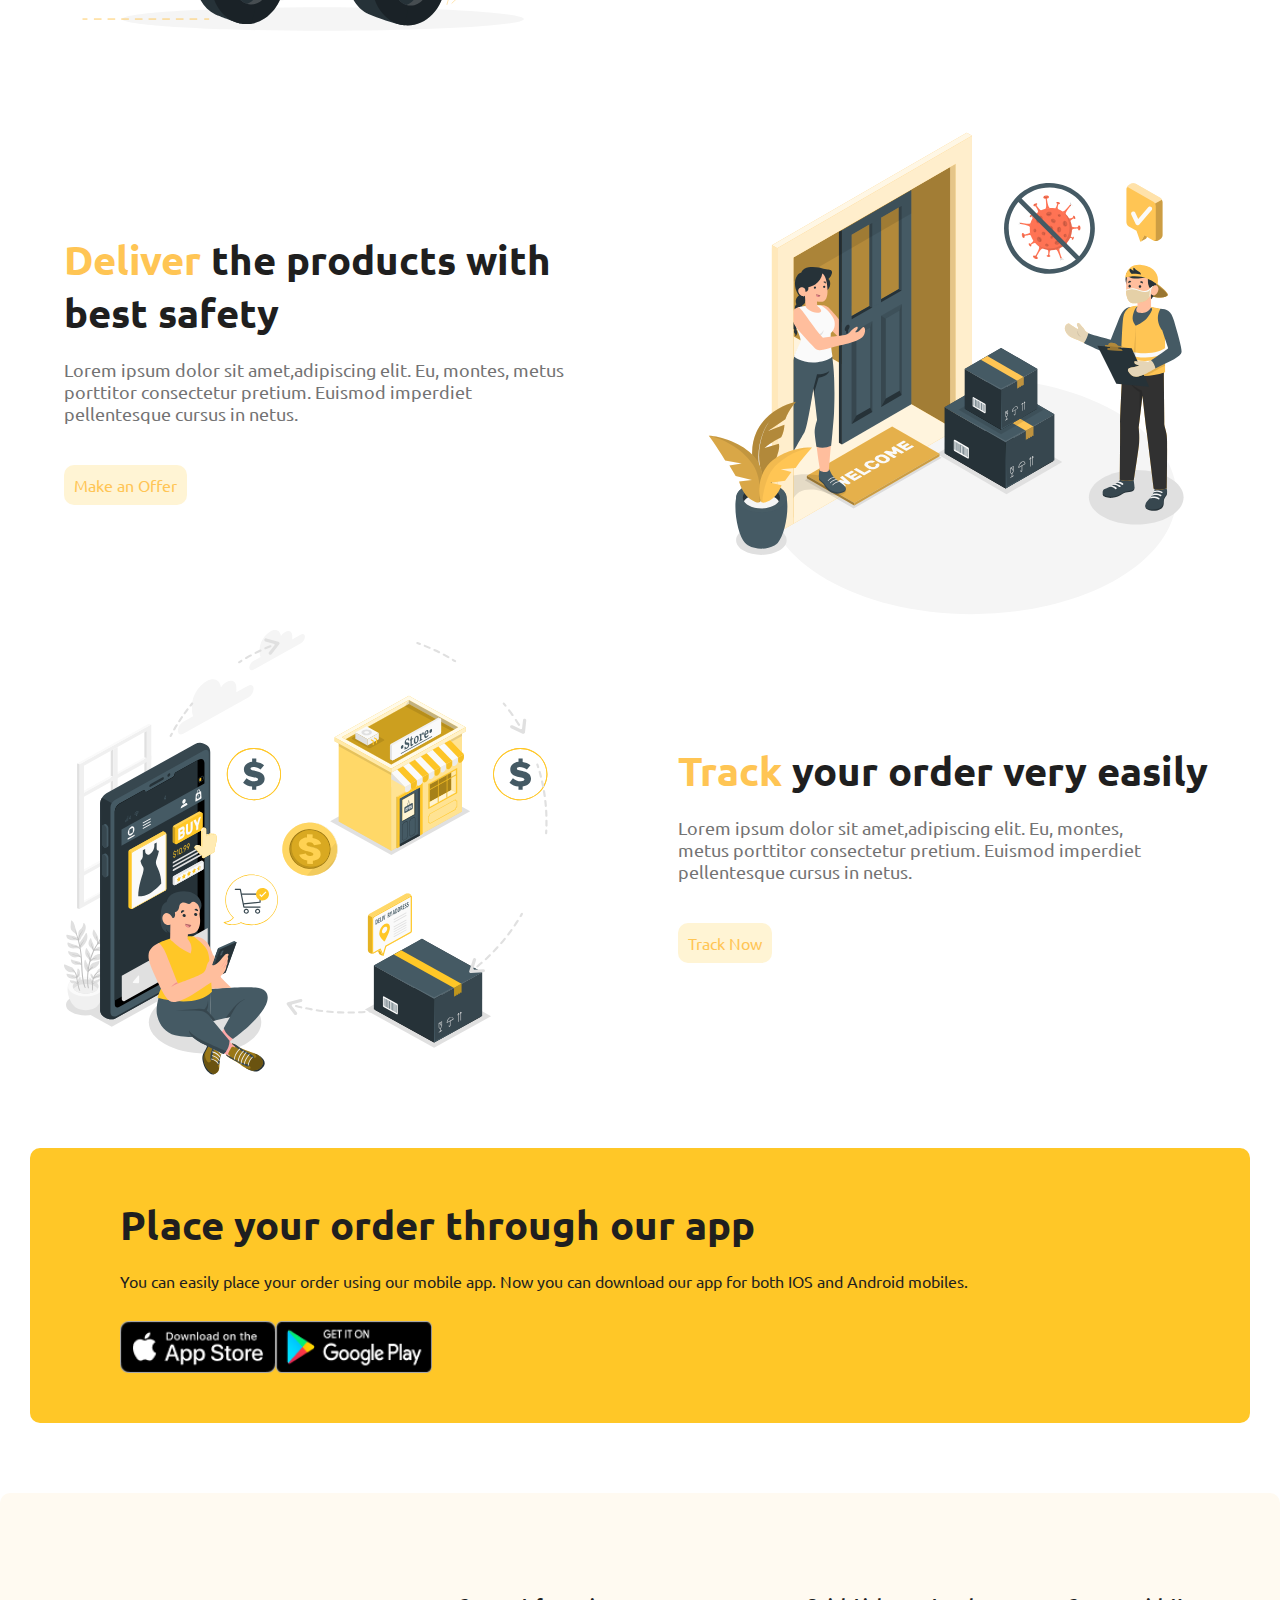
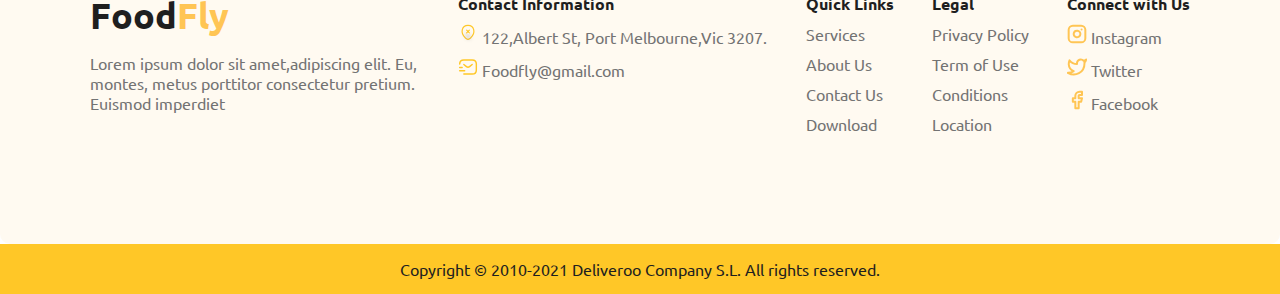
<file: Foodfly/index.html>
<!DOCTYPE html>
<html lang="en">
  <head>
    <meta charset="UTF-8" />
    <meta http-equiv="X-UA-Compatible" content="IE=edge" />
    <meta name="viewport" content="width=device-width, initial-scale=1.0" />
    <title>Food fly</title>
    <link rel="stylesheet" href="./css/styles.css">
    <!-- StyleSheets -->
  </head>
  <body>
    <!-- Preloader -->

    <!-- Header -->
    <header class="header">
      <a href="" class="logo">Food<span class="yellow">fly</span></a>
      <nav class="navbar ">
        <a href="#home" >Home</a>
        <a href="#services">Services</a>
        <a href="#about">About Us</a>
        <a href="#contact">Contact Us</a>
        <a href="" class="btn">Make an Order</a>
      </nav>
       <!-- Hamburger -->
       <div class="hamburger">
        <img src="./images/grid-outline.svg" alt=""/>
      </div>
    </header>

    <!-- Home -->
    <section class="home" id="home">

      <div class="content">
        <h1>Order Your Product <span class="yellow">Easier & Faster.</span></h1>
        <p>
          Foodfly is a leading global online food delivery marketplace,
          connecting consumers and restaurants through its platform in 24
          countries.
        </p>
        <a href="#" class="home-btn">Go to Menu</a>
      </div>


      <div class="image">

        <img src="./images/Delivery address.svg" alt="Delivary">

      </div>


    </section>

    <!-- Services -->
    <section class="services" id="services">
      <div class="top">
        <h2><span class="yellow">Why</span>We are the Best</h2>
        <p>
          Lorem ipsum is placeholder text commonly used in the graphic, print,
          and publishing industries for previewing layouts and visual mockups.
          Lorem ipsum is placeholder.
        </p>
      </div>

   <div class="bottom">
    <div class="box">
      <img src="./images/delivery-man.svg" alt="" />
      <h4>Free Delivery</h4>
      <p>
        Lorem ipsum dolor sit amet,adipiscing elit. Eu, montes, metus
        porttitor consectetur pretium. Euismod imperdiet pellentesque cursus
        in netus.
      </p>
      <a href="#">View More <img src="./images/btn-arrow.svg" alt="" /> </a>
    </div>
    <div class="box">
      <img src="./images/fast-food.svg" alt="" />
      <h4>Healthy Foods</h4>
      <p>
        Lorem ipsum dolor sit amet,adipiscing elit. Eu, montes, metus
        porttitor consectetur pretium. Euismod imperdiet pellentesque cursus
        in netus.
      </p>
      <a href="#">View More <img src="./images/btn-arrow.svg" alt="" /> </a>
    </div>
    <div class="box">
      <img src="./images/order-food.svg" alt="" />
      <h4>Online Ordering</h4>
      <p>
        Lorem ipsum dolor sit amet,adipiscing elit. Eu, montes, metus
        porttitor consectetur pretium. Euismod imperdiet pellentesque cursus
        in netus.
      </p>
      <a href="#">View More <img src="./images/btn-arrow.svg" alt="" /> </a>
    </div>
  </div>
   </div>


    </section>

    <!-- About #1 -->
    <section class="about" id="about">
      <div class="image">
        <img src="./images/illus riding.svg" alt="" />
      </div>
      <div class="content">
        <h3><span class="yellow">Order</span> anytime and anywhere</h3>
        <p>
          Lorem ipsum dolor sit amet,adipiscing elit. Eu, montes, metus
          porttitor consectetur pretium. Euismod imperdiet pellentesque cursus
          in netus.
        </p>
        <a href="#" class="btn">Make an Offer </a>
        
      </div>
    </section>


    <!-- About #2 -->
    <section class="about about-2">
      <div class="content">
        <h3>
          <span class="yellow">Deliver</span> the products with best safety
        </h3>
        <p>
          Lorem ipsum dolor sit amet,adipiscing elit. Eu, montes, metus
          porttitor consectetur pretium. Euismod imperdiet pellentesque cursus
          in netus.
        </p>
        <a href="#" class="btn">Make an Offer</a>
      </div>

      <div class="image">
        <img src="./images/illus deliver.svg" alt="" />
      </div>
    </section>
    <!-- About #3 -->
    <section class="about about-3" style="gap: 3rem 13rem">
      <div class="image">
        <img src="./images/buying online.svg" alt="" />
      </div>

      <div class="content">
        <h3><span class="yellow">Track</span> your order very easily</h3>
        <p>
          Lorem ipsum dolor sit amet,adipiscing elit. Eu, montes, metus
          porttitor consectetur pretium. Euismod imperdiet pellentesque cursus
          in netus.
        </p>
        <a href="#" class="btn">Track Now</a>
      </div>
    </section>

    <!-- App -->
    <section class="app" id="contact">
      <div class="app-content">
        <h3>Place your order through our app</h3>
        <p>
          You can easily place your order using our mobile app. Now you can
          download our app for both IOS and Android mobiles.
        </p>
        <div class="links">
          <img src="./images/app-store.png" alt="" />
          <img src="./images/google-play.png" alt="" />
        </div>
      </div>
    </section>


    <!-- Footer -->
    <footer class="footer">
      

    <div class="flinks">
      <div class="ftop">
        <div class="fcontent">
          <a href="" class="logo">Food<span class="yellow">Fly</span></a>
          <p>
            Lorem ipsum dolor sit amet,adipiscing elit. Eu, montes, metus
            porttitor consectetur pretium. Euismod imperdiet
          </p>
        </div>
        </div>
      <div class="flink">
        <h4>Contact Information</h4>
        <div>
          <img src="./images/location-cross.svg" alt="" />
          <span>122,Albert St, Port Melbourne,Vic 3207.</span>
        </div>
        <div>
          <img src="./images/sms-tracking.svg" alt="" />
          <span>Foodfly@gmail.com</span>
        </div>
      </div>

      <div class="flink">
        <h4>Quick Links</h4>
        <a href="#">Services</a>
        <a href="#">About Us</a>
        <a href="#">Contact Us</a>
        <a href="#">Download</a>
      </div>

      <div class="flink">
        <h4>Legal</h4>
        <a href="#">Privacy Policy</a>
        <a href="#">Term of Use</a>
        <a href="#">Conditions</a>
        <a href="#">Location</a>
      </div>

      <div class="flink">
        <h4>Connect with Us</h4>
        <div>
          <img src="./images/instagram.svg" alt="" />
          <span>Instagram</span>
        </div>
        <div>
          <img src="./images/twitter.svg" alt="" />
          <span>Twitter</span>
        </div>
        <div>
          <img src="./images/facebook.svg" alt="" />
          <span>Facebook</span>
        </div>
      </div>
    </div>
  </div>
  <div class="fbottom">
        <p>Copyright © 2010-2021 Deliveroo Company S.L. All rights reserved.</p>
  </div>
</footer>
    <!-- Go To Top -->


    <!-- Scripts -->
    <script src="./js/main.js"></script>
  </body>
</html>
</file>
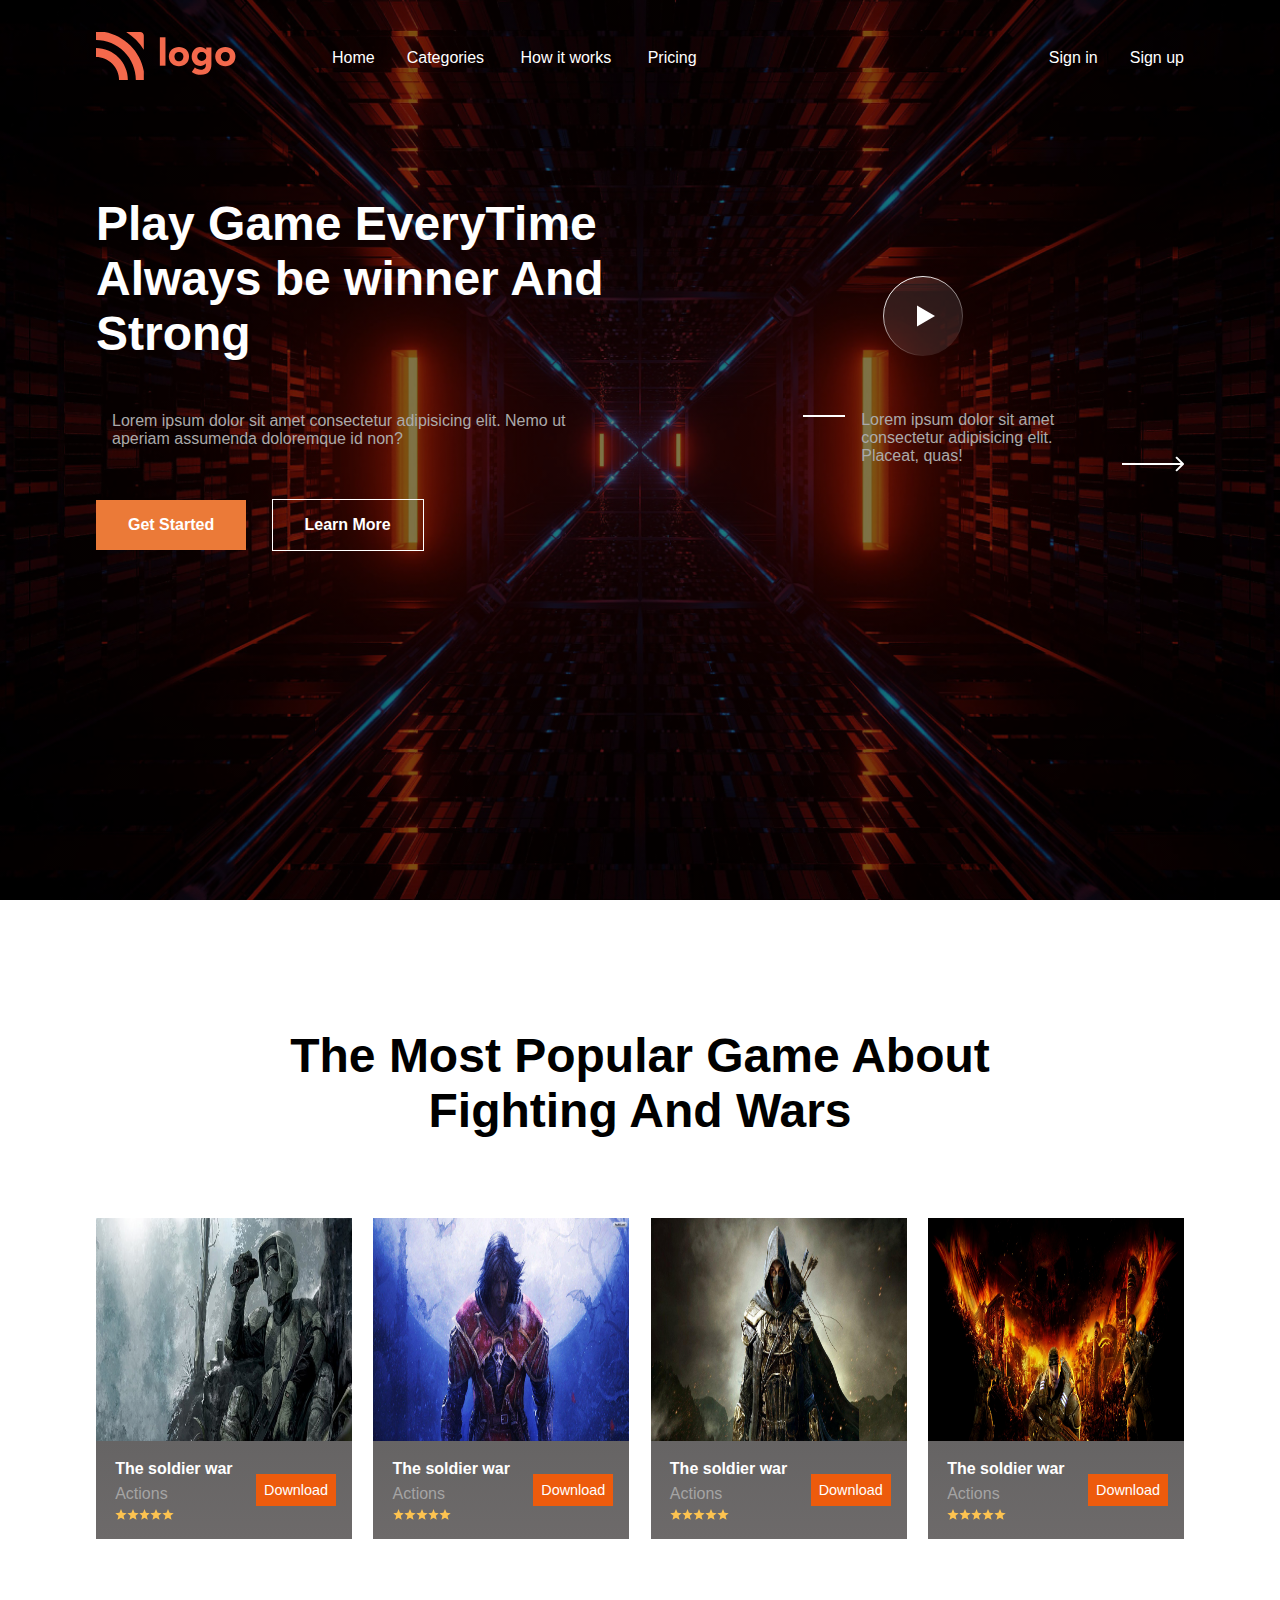
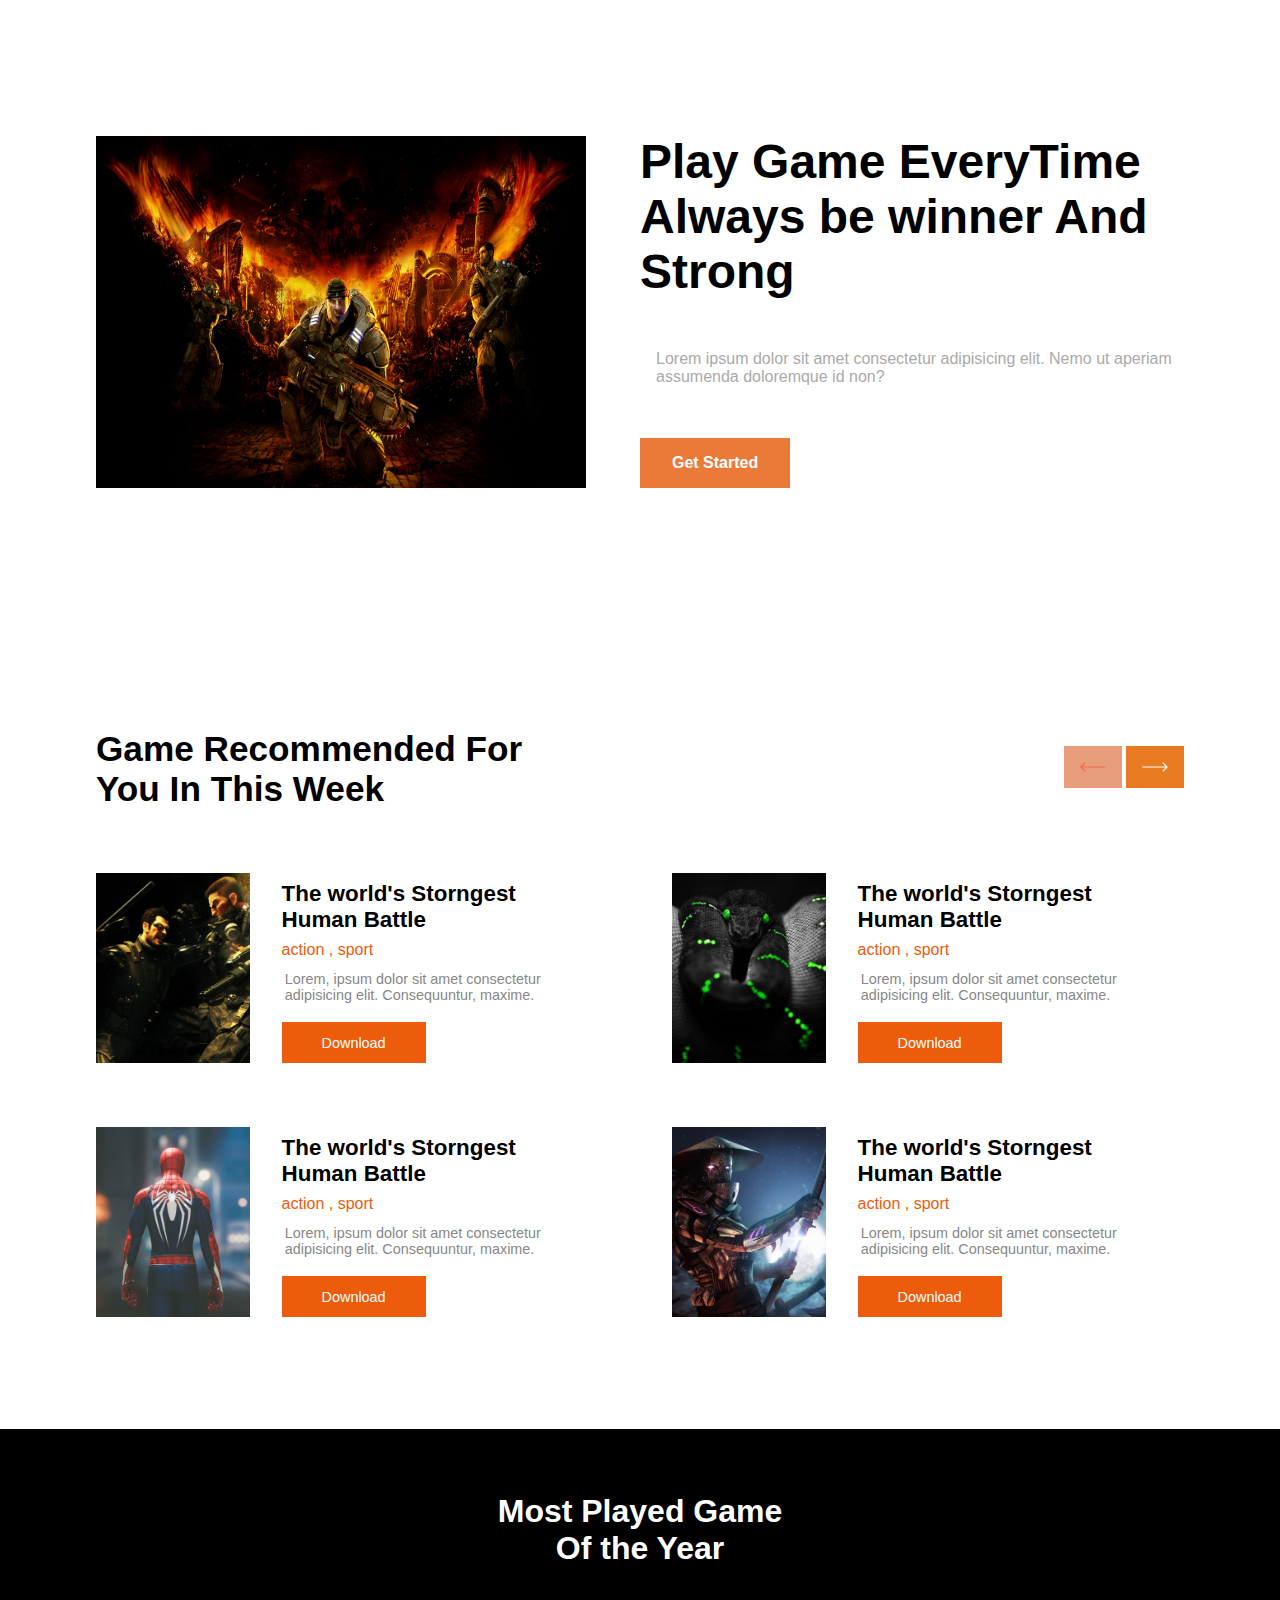
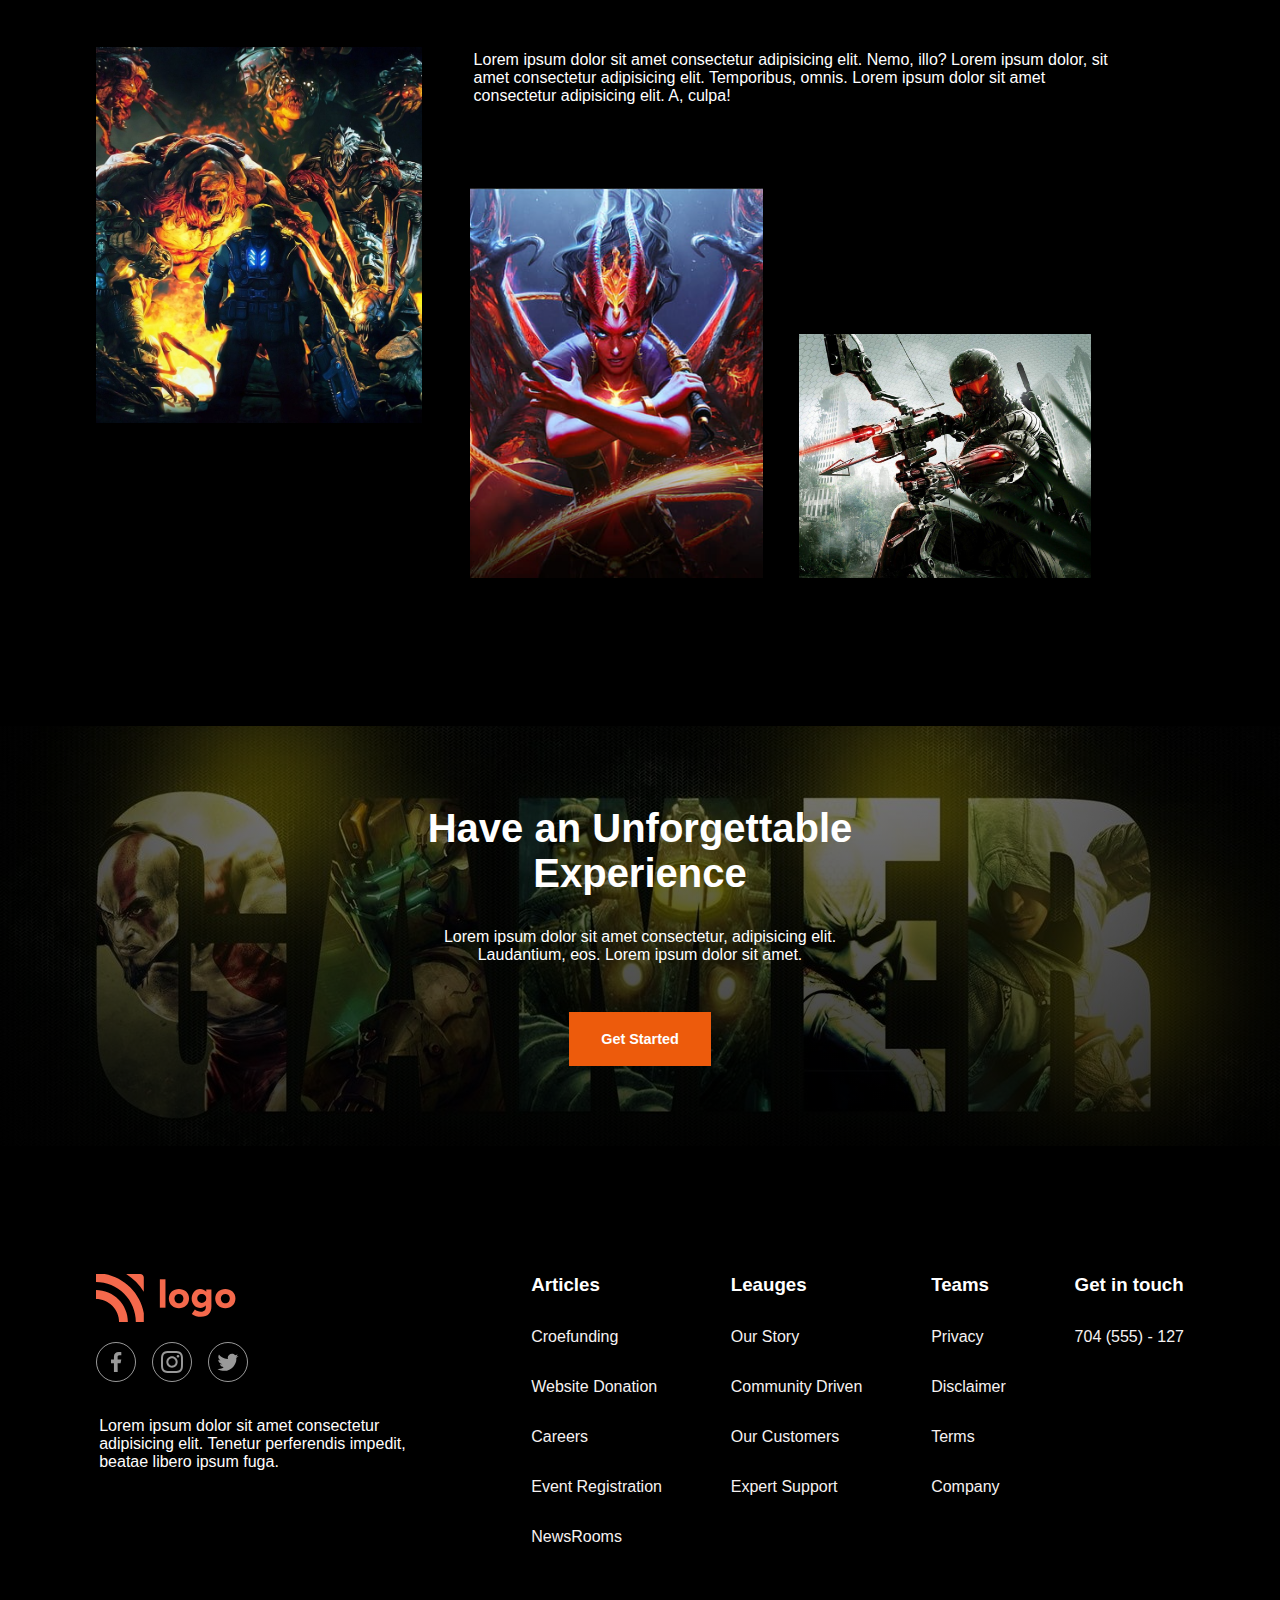
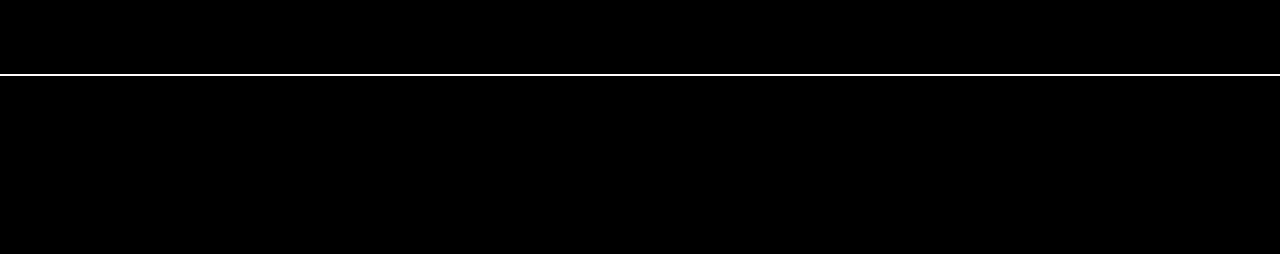
<file: gaming_page/index.html>
<!DOCTYPE html>
<html lang="en">
<head>
  <meta charset="UTF-8">
  <meta http-equiv="X-UA-Compatible" content="IE=edge">
  <meta name="viewport" content="width=device-width, initial-scale=1.0">
  <link rel="stylesheet" href="style.css">
  <title>Document</title>

</head>
<body>
  <section class="section1 bg-img">
      <nav class="navbar">
        <div class="nav">
          <div class="logo">
            <img src="./Icons/Logo.svg" alt="" class="im-logo">
          </div>
          <div class="a-link">
            <a href="#s2">Home</a><a href="">Categories </a>
            <a href="#s3">How it works</a>
            <a href="#s5">Pricing</a>
          </div>
        </div>
        <div><a href=""class="o-box">Sign in</a><a href="" class="o-box">Sign up</a></div>

      </nav>
      
      <div class="bg-content">
        <div class="left-content">
          <h1 class="bg-h">
            Play Game EveryTime Always be winner And Strong
          </h1>
          <p class="bg-p">
            Lorem ipsum dolor sit amet consectetur adipisicing elit. Nemo ut aperiam assumenda doloremque id non?
          </p>
          <div class="ca">
            <a href="">Get Started</a>
            <a href="">Learn More</a>
          </div>
        </div>

        <div class="right-content">
          <img src="./Icons/playButton.svg" class="playbutton" alt="">
          <div class="quo">
            <img src="./Icons/dash.svg" alt="">
            <p class="bg-p">Lorem ipsum dolor sit amet consectetur adipisicing elit. Placeat, quas!</p>
            <img src="./Icons/rightArrow.svg" class="zero" alt="">
          </div>
        </div>
      </div>
    </section>
      <!-- section2 -->
      <section class="section2" id="s2">
        <h1 class=" sec2-h">
          The Most Popular Game About Fighting And Wars
        </h1>
        <div class="bottom">
          <div class="img-sec2">
            <img src="./Photos/image 2.png" alt="">
            <div class="overlay">
              <div class="leftf">
                <h4 class="h4">The soldier war</h4>
                <p class="bp">Actions</p>
                <P class="icon">
                  <img src="./Icons/Star 1.svg" alt="">
                  <img src="./Icons/Star 1.svg" alt="">
                  <img src="./Icons/Star 1.svg" alt="">
                  <img src="./Icons/Star 1.svg" alt="">
                  <img src="./Icons/Star 1.svg" alt="">
                </P>
              </div>
              <div class="righf">
                <a href="">Download </a>
              </div>
            </div>
          </div>

          <div class="img-sec2">
            <img src="./Photos/image 3.png" alt="">
            <div class="overlay">
              <div class="leftf">
                <h4 class="h4">The soldier war</h4>
              <p class="bp">Actions</p>
              <P class="icon">
                <img src="./Icons/Star 1.svg" alt="">
                <img src="./Icons/Star 1.svg" alt="">
                <img src="./Icons/Star 1.svg" alt="">
                <img src="./Icons/Star 1.svg" alt="">
                <img src="./Icons/Star 1.svg" alt="">
              </P>
              </div>
              <div class="righf">
                <a href="">Download </a>
              </div>
            </div>
          </div>


          <div class="img-sec2">
            <img src="./Photos/image 4.png" alt="">
            <div class="overlay">
              <div class="leftf">
                <h4 class="h4">The soldier war</h4>
                <p class="bp">Actions</p>
                <P class="icon">
                  <img src="./Icons/Star 1.svg" alt="">
                  <img src="./Icons/Star 1.svg" alt="">
                  <img src="./Icons/Star 1.svg" alt="">
                  <img src="./Icons/Star 1.svg" alt="">
                  <img src="./Icons/Star 1.svg" alt="">
                </P>
              </div>
              <div class="righf">
                <a href="">Download </a>
              </div>
            </div>
          </div>



          <div class="img-sec2">
            <img src="./Photos/Rectangle 57.png" alt="">
            <div class="overlay">
              <div class="leftf">
                <h4 class="h4">The soldier war</h4>
                <p class="bp">Actions</p>
                <P class="icon">
                  <img src="./Icons/Star 1.svg" alt="">
                  <img src="./Icons/Star 1.svg" alt="">
                  <img src="./Icons/Star 1.svg" alt="">
                  <img src="./Icons/Star 1.svg" alt="">
                  <img src="./Icons/Star 1.svg" alt="">
                </P>
              </div>
              <div class="righf">
                <a href="">Download </a>
              </div>
            </div>
          </div>

          
        </div>
      
  </section>



  <!-- sec3 -->

  <section class="section3" id="s3">
    <img src="./Photos/Rectangle 57.png" alt="">
    <div class="sec-content">
      <div class="b-content">
        <h1 class="sec3-h">
          Play Game EveryTime Always be winner And Strong
        </h1>
        <p class="bg-p">
          Lorem ipsum dolor sit amet consectetur adipisicing elit. Nemo ut aperiam assumenda doloremque id non?
        </p>
        <div class="ca">
          <a href="">Get Started</a>
          <a href="">Learn More</a>
        </div>
      </div>

    </section>
      <!-- section4 -->
      <section class="section4">
        <div class="sec4-top">
          <h3>Game Recommended For You In This Week</h3>
          <div class="arrows">
            <img src="./Icons/leftArrow.svg" class="l-arrow" alt="">
            <img src="./Icons/nextArrow.svg" class="r-arrow" alt="">
          </div>
        </div>
      <div class="game-week">
        <div class="movie">
          <img src="./Photos/Rectangle 75.png" alt="">
          <div class="right">
            <h3>The world's Storngest Human Battle</h3>
            <a href="" class="orange">action</a> <a class="orange" href="">, sport</a>
            <p>Lorem, ipsum dolor sit amet consectetur adipisicing elit. Consequuntur, maxime.</p>
            <a href="" class="down">Download</a>
          </div>
        </div>

        <div class="movie">
          <img src="./Photos/Rectangle 76.png" alt="">
          <div class="right">
            <h3>The world's Storngest Human Battle</h3>
            <a href="" class="orange">action</a> <a class="orange" href="">, sport</a>
            <p>Lorem, ipsum dolor sit amet consectetur adipisicing elit. Consequuntur, maxime.</p>
            <a href="" class="down">Download</a>
          </div>
        </div>

        <div class="movie">
          <img src="./Photos/Rectangle 77.png" alt="">
          <div class="right">
            <h3>The world's Storngest Human Battle</h3>
            <a href="" class="orange">action</a> <a class="orange" href="">, sport</a>
            <p>Lorem, ipsum dolor sit amet consectetur adipisicing elit. Consequuntur, maxime.</p>
            <a href="" class="down">Download</a>
          </div>
        </div>

        <div class="movie">
          <img src="./Photos/Rectangle 78.png" alt="">
          <div class="right">
            <h3>The world's Storngest Human Battle</h3>
            <a href="" class="orange">action</a> <a class="orange" href="">, sport</a>
            <p>Lorem, ipsum dolor sit amet consectetur adipisicing elit. Consequuntur, maxime.</p>
            <a href="" class="down">Download</a>
          </div>
        </div>
      </div>
  </section>
<!-- section5 -->
  <section class="section5" id="s5">
    <h3>Most Played Game Of the Year</h3>
    <div class="most-played">
      <img src="./Photos/Rectangle 17.png" class="sec-top" alt="">
      <div class="sec5-right">
        <p>Lorem ipsum dolor sit amet consectetur adipisicing elit. Nemo, illo? Lorem ipsum dolor, sit amet consectetur adipisicing elit. Temporibus, omnis. Lorem ipsum dolor sit amet consectetur adipisicing elit. A, culpa!</p>
        <div class="bot-img">
          <img src="./Photos/Rectangle 18.png" class="bot-one" alt="">
          <img src="./Photos/Rectangle 90.png" class="bot-two" alt="">
        </div>
      </div>
    </div>
  </section>

  <!-- sction6 -->

  <section class="section6">
    <div class="mid">
      <h3>Have an Unforgettable Experience</h3>
    <p>Lorem ipsum dolor sit amet consectetur, adipisicing elit. Laudantium, eos. Lorem ipsum dolor sit amet.</p>
    <a href="" class="down">Get Started</a>
    </div>
  </section>

<!-- footer -->

<footer >
  <div class="footer">
    <div class="flogo">
    <img src="./Icons/Logo.svg" alt="">
    <div class="social">
      <img src="./Icons/facebook.svg" alt="">
      <img src="./Icons/instagram.svg" alt="">
      <img src="./Icons/twitter.svg" alt="">
    </div>
   <p class="footer-p">Lorem ipsum dolor sit amet consectetur adipisicing elit. Tenetur perferendis impedit, beatae libero ipsum fuga.</p>
  </div>
  <div class="footer-left">
    <div>
      <h3>Articles</h3>
      <ul class="ulc">
        <li>Croefunding</li>
        <li>Website Donation</li>
        <li>Careers</li>
        <li>Event Registration</li>
        <li>NewsRooms</li>
      </ul>
    </div>
    <div>
      <h3>Leauges</h3>
      <ul class="ulc">
        <li>Our Story</li>
        <li>Community Driven</li>
        <li>Our Customers</li>
        <li>Expert Support</li>
      </ul>
    </div>
    <div>
      <h3>Teams</h3>
      <ul class="ulc">
        <li>Privacy</li>
        <li>Disclaimer</li>
        <li>Terms </li>
        <li>Company</li>
      </ul>
    </div>

    <div>
      <h3>Get in touch</h3>
      <ul class="ulc">
        <li>704 (555) - 127</li>
        
      </ul>
    </div>
    
  </div>

  </div>
 <div class="bord"></div>
</footer>

</body>
</html>
</file>
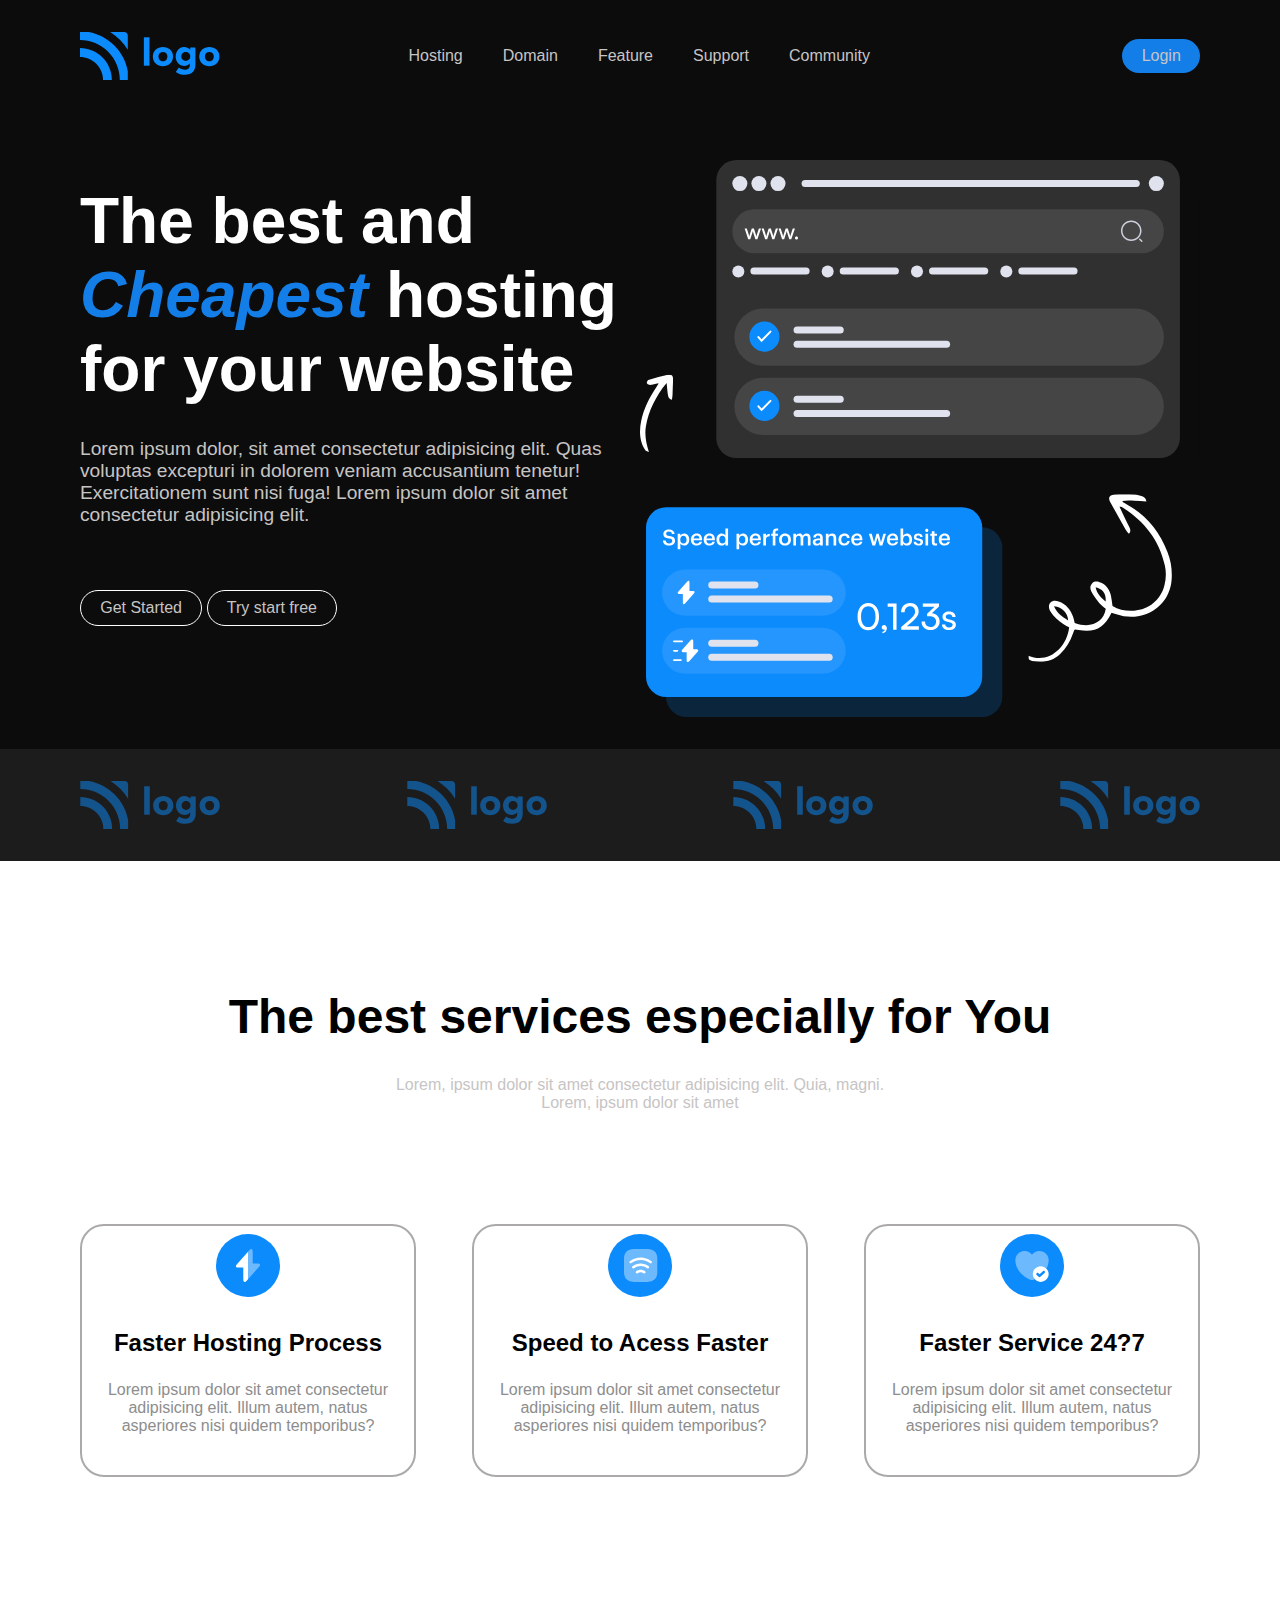
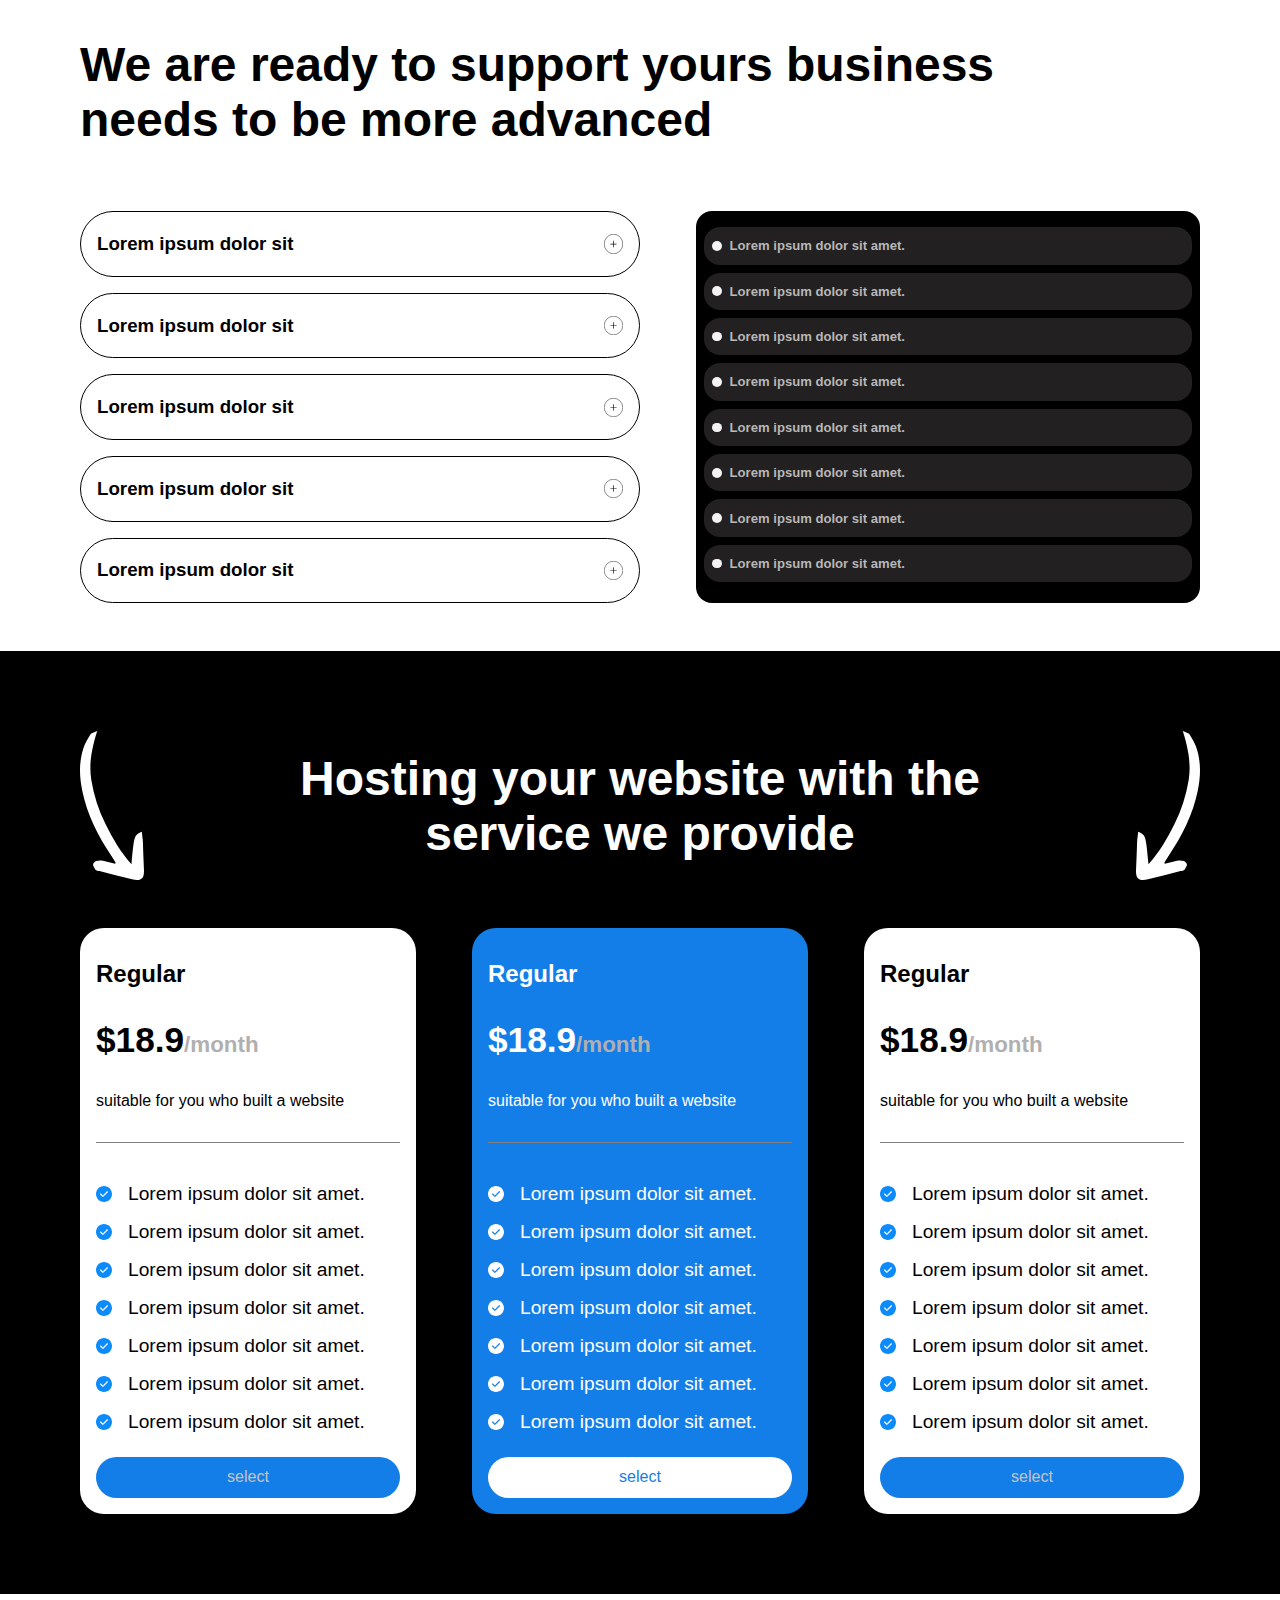
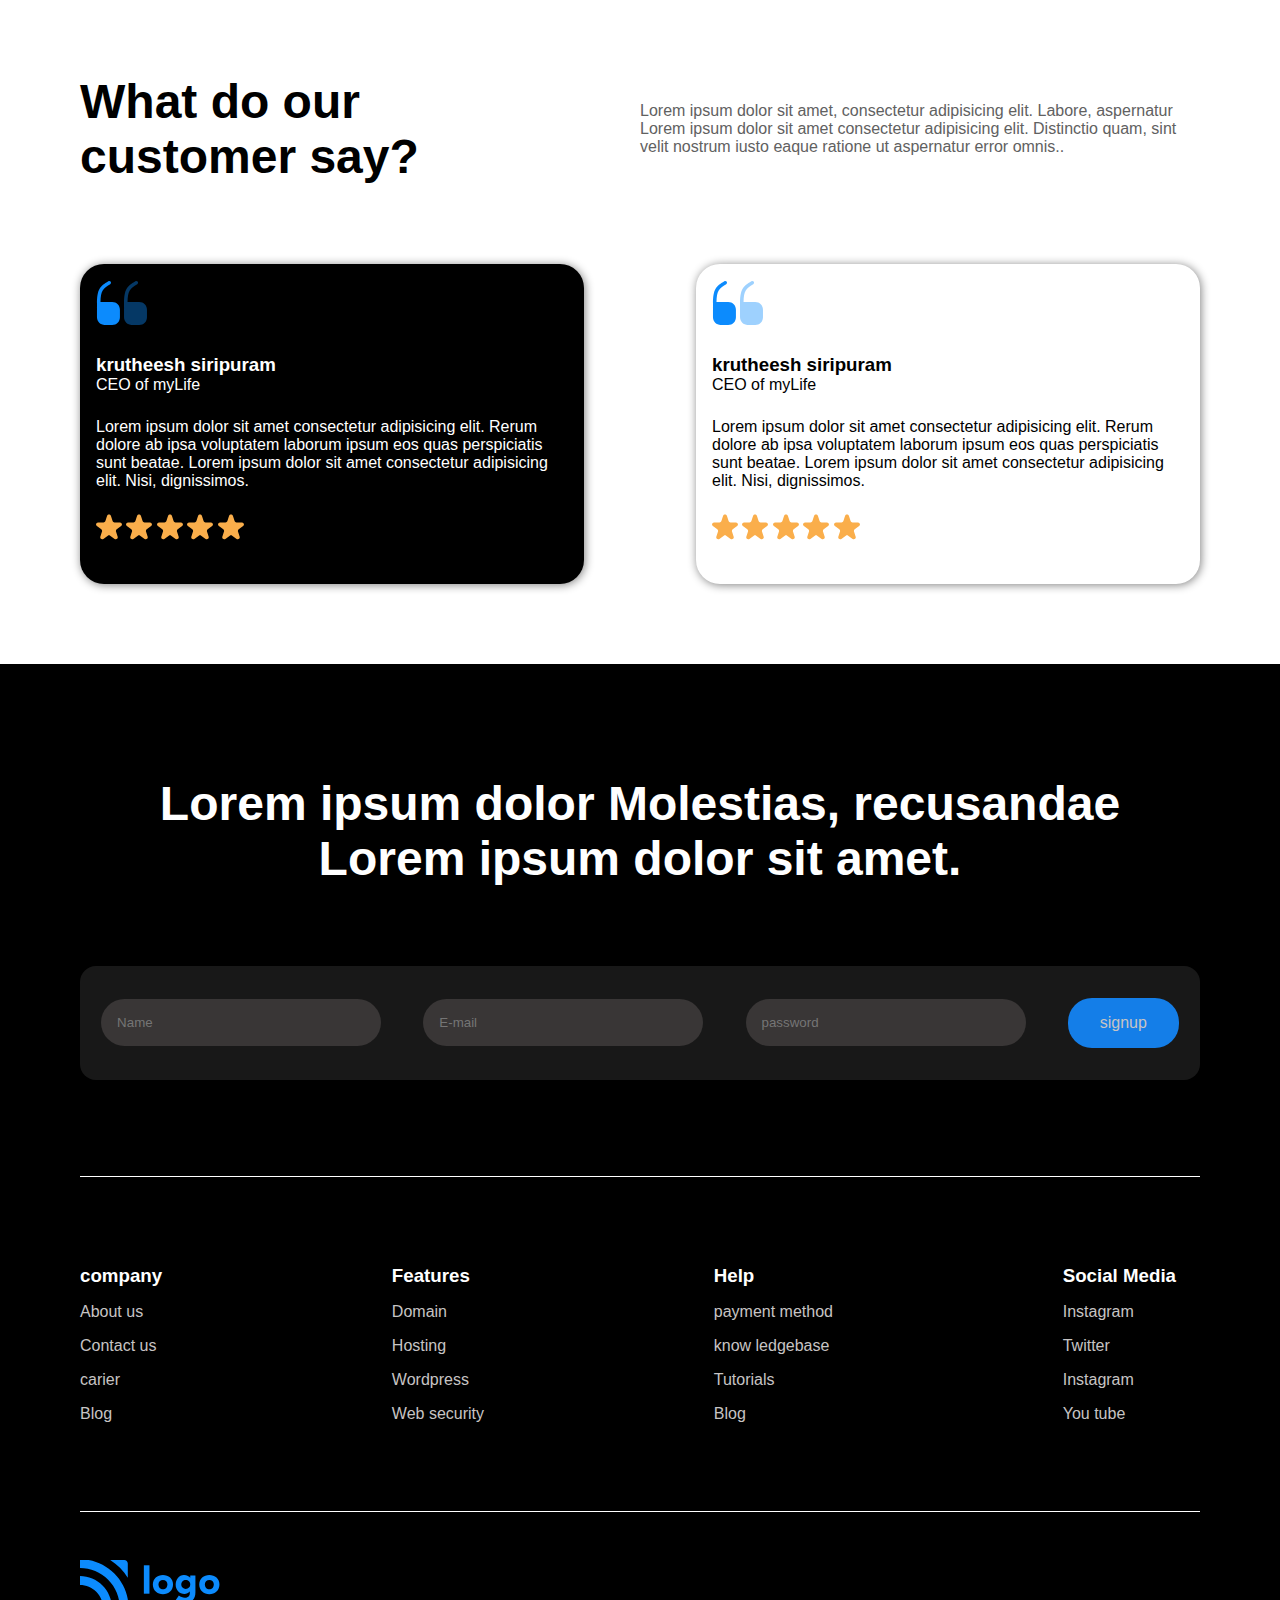
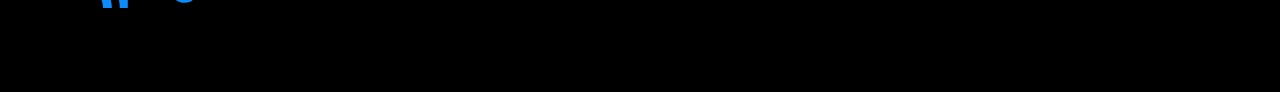
<file: hosting_site/index.html>
<!DOCTYPE html>
<html lang="en">
<head>
  <meta charset="UTF-8">
  <meta http-equiv="X-UA-Compatible" content="IE=edge">
  <meta name="viewport" content="width=device-width, initial-scale=1.0">
  <link rel="stylesheet" href="https://cdnjs.cloudflare.com/ajax/libs/font-awesome/4.7.0/css/font-awesome.min.css">
  <link rel="stylesheet" href="style.css">
  <title>Document</title>
</head>
<body>
  <section class="section0">
    <!-- nav section starts here -->
    <nav class="navbar">
      <img src="./Logo.svg" alt="">
      <ul class="ul navbar">
        <li class="list-item"><a href="">Hosting</a></li>
        <li class="list-item"><a href="">Domain</a></li>
        <li class="list-item"><a href="">Feature</a></li>
        <li class="list-item"><a href="">Support</a></li>
        <li class="list-item"><a href="">Community</a></li>
      </ul>
      <a href="" class="login">Login</a>
      <i class="fa fa-bars i" ></i>
    </nav>
    <!-- nav section ends here -->

    <div class="mid">
      <div class="left">
        <h1>The best and <span class="blue">Cheapest</span> hosting for your website</h1>
      <p>Lorem ipsum dolor, sit amet consectetur adipisicing elit. Quas voluptas excepturi in dolorem veniam accusantium tenetur! Exercitationem sunt nisi fuga! Lorem ipsum dolor sit amet consectetur adipisicing elit.</p>
        <a href="">Get Started</a>
        <a href="">Try start free</a>
      </div>
          <img src="./Illustrations/Group 238502.svg" class="right"  alt="">
    </div>
  </section>


  <section class="section1">
    <div class="logos">
      <img src="./Logo-light.svg" alt="">
    <img src="./Logo-light.svg" alt="">
    <img src="./Logo-light.svg" alt="">
    <img src="./Logo-light.svg" alt="">
    </div>
  </section>

<!-- section 2 starts here -->
  <section class="section2">
    <div class="sec2-top">
      <h2>The best services especially for You</h2>
      <p>Lorem, ipsum dolor sit amet consectetur adipisicing elit. Quia, magni. Lorem, ipsum dolor sit amet</p>
    </div>
    <div class="sec2-bottom">
      <div class="card">
        <img src="./Icons/fast.svg" alt="">
        <h3>Faster Hosting Process</h3>
        <p>Lorem ipsum dolor sit amet consectetur adipisicing elit. Illum autem, natus asperiores nisi quidem temporibus?</p>
      </div>

      <div class="card">
        <img src="./Icons/signal.svg" alt="">
        <h3>Speed to Acess Faster</h3>
        <p>Lorem ipsum dolor sit amet consectetur adipisicing elit. Illum autem, natus asperiores nisi quidem temporibus?</p>
      </div>

      <div class="card">
        <img src="./Icons/heart.svg" alt="">
        <h3>Faster Service 24?7</h3>
        <p>Lorem ipsum dolor sit amet consectetur adipisicing elit. Illum autem, natus asperiores nisi quidem temporibus?</p>
      </div>
    </div>

  </section>

<!-- section3 starts here -->
  <section class="section3">
    <h1>We are ready to support yours business needs to be more advanced</h1>
    <div class="sec3-bottom">
      <div class="sec3-left">
        <div class="sec3-card">
          <h3>Lorem ipsum dolor sit</h3>
          <img src="./Icons/Group 238512.svg" alt="">
        </div>
        <div class="sec3-card">
          <h3>Lorem ipsum dolor sit</h3>
          <img src="./Icons/Group 238512.svg" alt="">
        </div>
        <div class="sec3-card">
          <h3>Lorem ipsum dolor sit</h3>
          <img src="./Icons/Group 238512.svg" alt="">
        </div>
        <div class="sec3-card">
          <h3>Lorem ipsum dolor sit</h3>
          <img src="./Icons/Group 238512.svg" alt="">
        </div>
        <div class="sec3-card">
          <h3>Lorem ipsum dolor sit</h3>
          <img src="./Icons/Group 238512.svg" alt="">
        </div>

      </div>
      <div class="sec3-right">
        <div class="sec3-card-right">
          <p></p>
          <h3>Lorem ipsum dolor sit amet.</h3>
        </div>
        <div class="sec3-card-right">
          <p></p>
          <h3>Lorem ipsum dolor sit amet.</h3>
        </div>
        <div class="sec3-card-right">
          <p></p>
          <h3>Lorem ipsum dolor sit amet.</h3>
        </div>
        <div class="sec3-card-right">
          <p></p>
          <h3>Lorem ipsum dolor sit amet.</h3>
        </div>
        <div class="sec3-card-right">
          <p></p>
          <h3>Lorem ipsum dolor sit amet.</h3>
        </div>
        <div class="sec3-card-right">
          <p></p>
          <h3>Lorem ipsum dolor sit amet.</h3>
        </div>
        <div class="sec3-card-right">
          <p></p>
          <h3>Lorem ipsum dolor sit amet.</h3>
        </div>
        <div class="sec3-card-right">
          <p></p>
          <h3>Lorem ipsum dolor sit amet.</h3>
        </div>
      </div>
    </div>
  </section>


  <section class="section4">
    <div class="sec4-top">
      <img src="./Icons/arrow-left.svg" alt="">
      <h1>Hosting your website with the service we provide</h1>
      <img src="./Icons/arrow-right.svg" alt="">
    </div>
    <div class="sec4-bottom">
      <div class="sec4-card">
        <h3>Regular</h3>
        <h1>$18.9<span class="month">/month</span></h1>
        <p>suitable for you who built a website</p>
        <div class="sec4-card-bottom">
          <div class="bluetick">
            <img src="./Icons/blue-tick.svg" alt="">
            <p>Lorem ipsum dolor sit amet.</p>
          </div>
          <div class="bluetick">
            <img src="./Icons/blue-tick.svg" alt="">
            <p>Lorem ipsum dolor sit amet.</p>
          </div>
          <div class="bluetick">
            <img src="./Icons/blue-tick.svg" alt="">
            <p>Lorem ipsum dolor sit amet.</p>
          </div>
          <div class="bluetick">
            <img src="./Icons/blue-tick.svg" alt="">
            <p>Lorem ipsum dolor sit amet.</p>
          </div>
          <div class="bluetick">
            <img src="./Icons/blue-tick.svg" alt="">
            <p>Lorem ipsum dolor sit amet.</p>
          </div>
          <div class="bluetick">
            <img src="./Icons/blue-tick.svg" alt="">
            <p>Lorem ipsum dolor sit amet.</p>
          </div>
          <div class="bluetick">
            <img src="./Icons/blue-tick.svg" alt="">
            <p>Lorem ipsum dolor sit amet.</p>
          </div>
          <a href="" class="select">select</a>
        </div>
      </div>


      <div class="sec4-card standard">
        <h3>Regular</h3>
        <h1>$18.9<span class="month">/month</span></h1>
        <p>suitable for you who built a website</p>
        <div class="sec4-card-bottom">
          <div class="bluetick">
            <img src="./Icons/white-tick.svg" alt="">
            <p>Lorem ipsum dolor sit amet.</p>
          </div>
          <div class="bluetick">
            <img src="./Icons/white-tick.svg" alt="">
            <p>Lorem ipsum dolor sit amet.</p>
          </div>
          <div class="bluetick">
            <img src="./Icons/white-tick.svg" alt="">
            <p>Lorem ipsum dolor sit amet.</p>
          </div>
          <div class="bluetick">
            <img src="./Icons/white-tick.svg" alt="">
            <p>Lorem ipsum dolor sit amet.</p>
          </div>
          <div class="bluetick">
            <img src="./Icons/white-tick.svg" alt="">
            <p>Lorem ipsum dolor sit amet.</p>
          </div>
          <div class="bluetick">
            <img src="./Icons/white-tick.svg" alt="">
            <p>Lorem ipsum dolor sit amet.</p>
          </div>
          <div class="bluetick">
            <img src="./Icons/white-tick.svg" alt="">
            <p>Lorem ipsum dolor sit amet.</p>
          </div>
          <a href="" class="select">select</a>
        </div>
      </div>


      <div class="sec4-card">
        <h3>Regular</h3>
        <h1>$18.9<span class="month">/month</span></h1>
        <p>suitable for you who built a website</p>
        <div class="sec4-card-bottom">
          <div class="bluetick">
            <img src="./Icons/blue-tick.svg" alt="">
            <p>Lorem ipsum dolor sit amet.</p>
          </div>
          <div class="bluetick">
            <img src="./Icons/blue-tick.svg" alt="">
            <p>Lorem ipsum dolor sit amet.</p>
          </div>
          <div class="bluetick">
            <img src="./Icons/blue-tick.svg" alt="">
            <p>Lorem ipsum dolor sit amet.</p>
          </div>
          <div class="bluetick">
            <img src="./Icons/blue-tick.svg" alt="">
            <p>Lorem ipsum dolor sit amet.</p>
          </div>
          <div class="bluetick">
            <img src="./Icons/blue-tick.svg" alt="">
            <p>Lorem ipsum dolor sit amet.</p>
          </div>
          <div class="bluetick">
            <img src="./Icons/blue-tick.svg" alt="">
            <p>Lorem ipsum dolor sit amet.</p>
          </div>
          <div class="bluetick">
            <img src="./Icons/blue-tick.svg" alt="">
            <p>Lorem ipsum dolor sit amet.</p>
          </div>
          <a href="" class="select">select</a>
        </div>
      </div>
    </div>
  </section>


  <!-- section5 starts here -->

  <section class="section5">
    <div class="sec5-top">
      <h1>What do our customer say?</h1>
      <p>Lorem ipsum dolor sit amet, consectetur adipisicing elit. Labore, aspernatur Lorem ipsum dolor sit amet consectetur adipisicing elit. Distinctio quam, sint velit nostrum iusto eaque ratione ut aspernatur error omnis..</p>
    </div>

    <div class="sec5-bottom">
      <div class="sec5-bottom-left">
        <img src="./Icons/vuesax/bulk/vuesax/bulk/Vector.svg" alt="">
        <img src="./Icons/vuesax/bulk/vuesax/bulk/Vector-1.svg" alt="">
        <div class="user">
          <h3>krutheesh siripuram</h3>
         <p>CEO of myLife</p> 
        </div>
        <p>Lorem ipsum dolor sit amet consectetur adipisicing elit. Rerum dolore ab ipsa voluptatem laborum ipsum eos quas perspiciatis sunt beatae. Lorem ipsum dolor sit amet consectetur adipisicing elit. Nisi, dignissimos.</p>
        <div class="stars">
          <img src="./Icons/Star.svg" alt="">
          <img src="./Icons/Star.svg" alt="">
          <img src="./Icons/Star.svg" alt="">
          <img src="./Icons/Star.svg" alt="">
          <img src="./Icons/Star.svg" alt="">
        </div>
      </div>

      
      <div class="sec5-bottom-right">
        <img src="./Icons/vuesax/bulk/vuesax/bulk/Vector.svg" alt="">
        <img src="./Icons/vuesax/bulk/vuesax/bulk/Vector-1.svg" alt="">
        <div class="user">
          <h3>krutheesh siripuram</h3>
         <p>CEO of myLife</p> 
        </div>
        <p>Lorem ipsum dolor sit amet consectetur adipisicing elit. Rerum dolore ab ipsa voluptatem laborum ipsum eos quas perspiciatis sunt beatae. Lorem ipsum dolor sit amet consectetur adipisicing elit. Nisi, dignissimos.</p>
        <div class="stars">
          <img src="./Icons/Star.svg" alt="">
          <img src="./Icons/Star.svg" alt="">
          <img src="./Icons/Star.svg" alt="">
          <img src="./Icons/Star.svg" alt="">
          <img src="./Icons/Star.svg" alt="">
        </div>
      </div>
  

      

  </section>
  <footer class="footer">
    <h1>Lorem ipsum dolor Molestias, recusandae Lorem ipsum dolor sit amet.</h1>
    <div class="signup">
      <div>
        <input type="text" placeholder="Name">
      <input type="email" name="" id="" placeholder="E-mail">
      <input type="password" name="" id="" placeholder="password">
      <a href="" class="sign"> signup</a>
      </div>
    </div>
    <div class="foot-links">
      <ul>
        <h3>company</h3>
        <li><a href="">About us</a></li>
        <li><a href="">Contact us</a></li>
        <li><a href="">carier</a></li>
        <li><a href="">Blog</a></li>
      </ul>
      <ul>
        <h3>Features</h3>
        <li><a href="">Domain</a></li>
        <li><a href="">Hosting</a></li>
        <li><a href="">Wordpress</a></li>
        <li><a href="">Web security</a></li>
      </ul>
      <ul>
        <h3>Help</h3>
        <li><a href="">payment method </a></li>
        <li><a href="">know ledgebase</a></li>
        <li><a href="">Tutorials</a></li>
        <li><a href="">Blog</a></li>
      </ul>
      <ul>
        <h3>Social Media</h3>
        <li><a href="">Instagram</a></li>
        <li><a href="">Twitter</a></li>
        <li><a href="">Instagram</a></li>
        <li><a href="">You tube</a></li>
      </ul>
    </div>
    <img src="./Logo.svg"  class="bottom-logo" alt="">
  </footer>
  
</body>
</html>
</file>
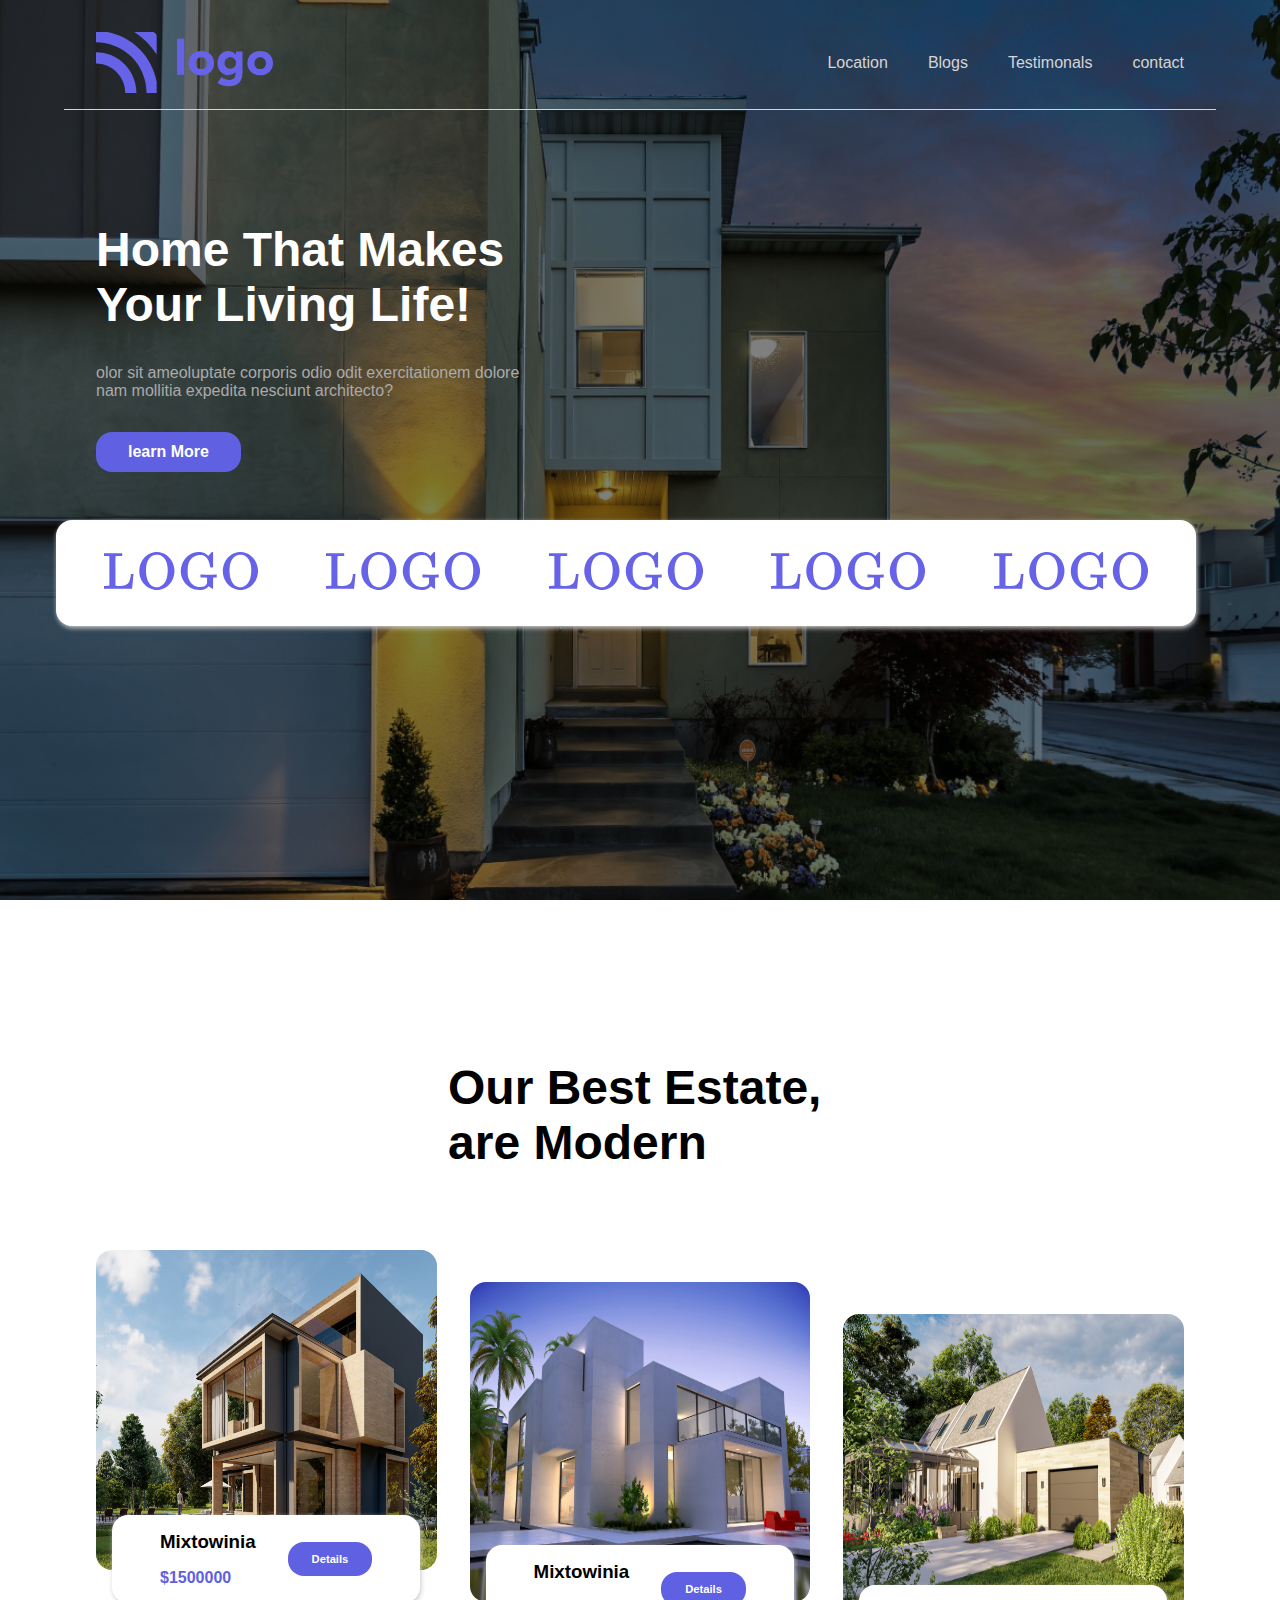
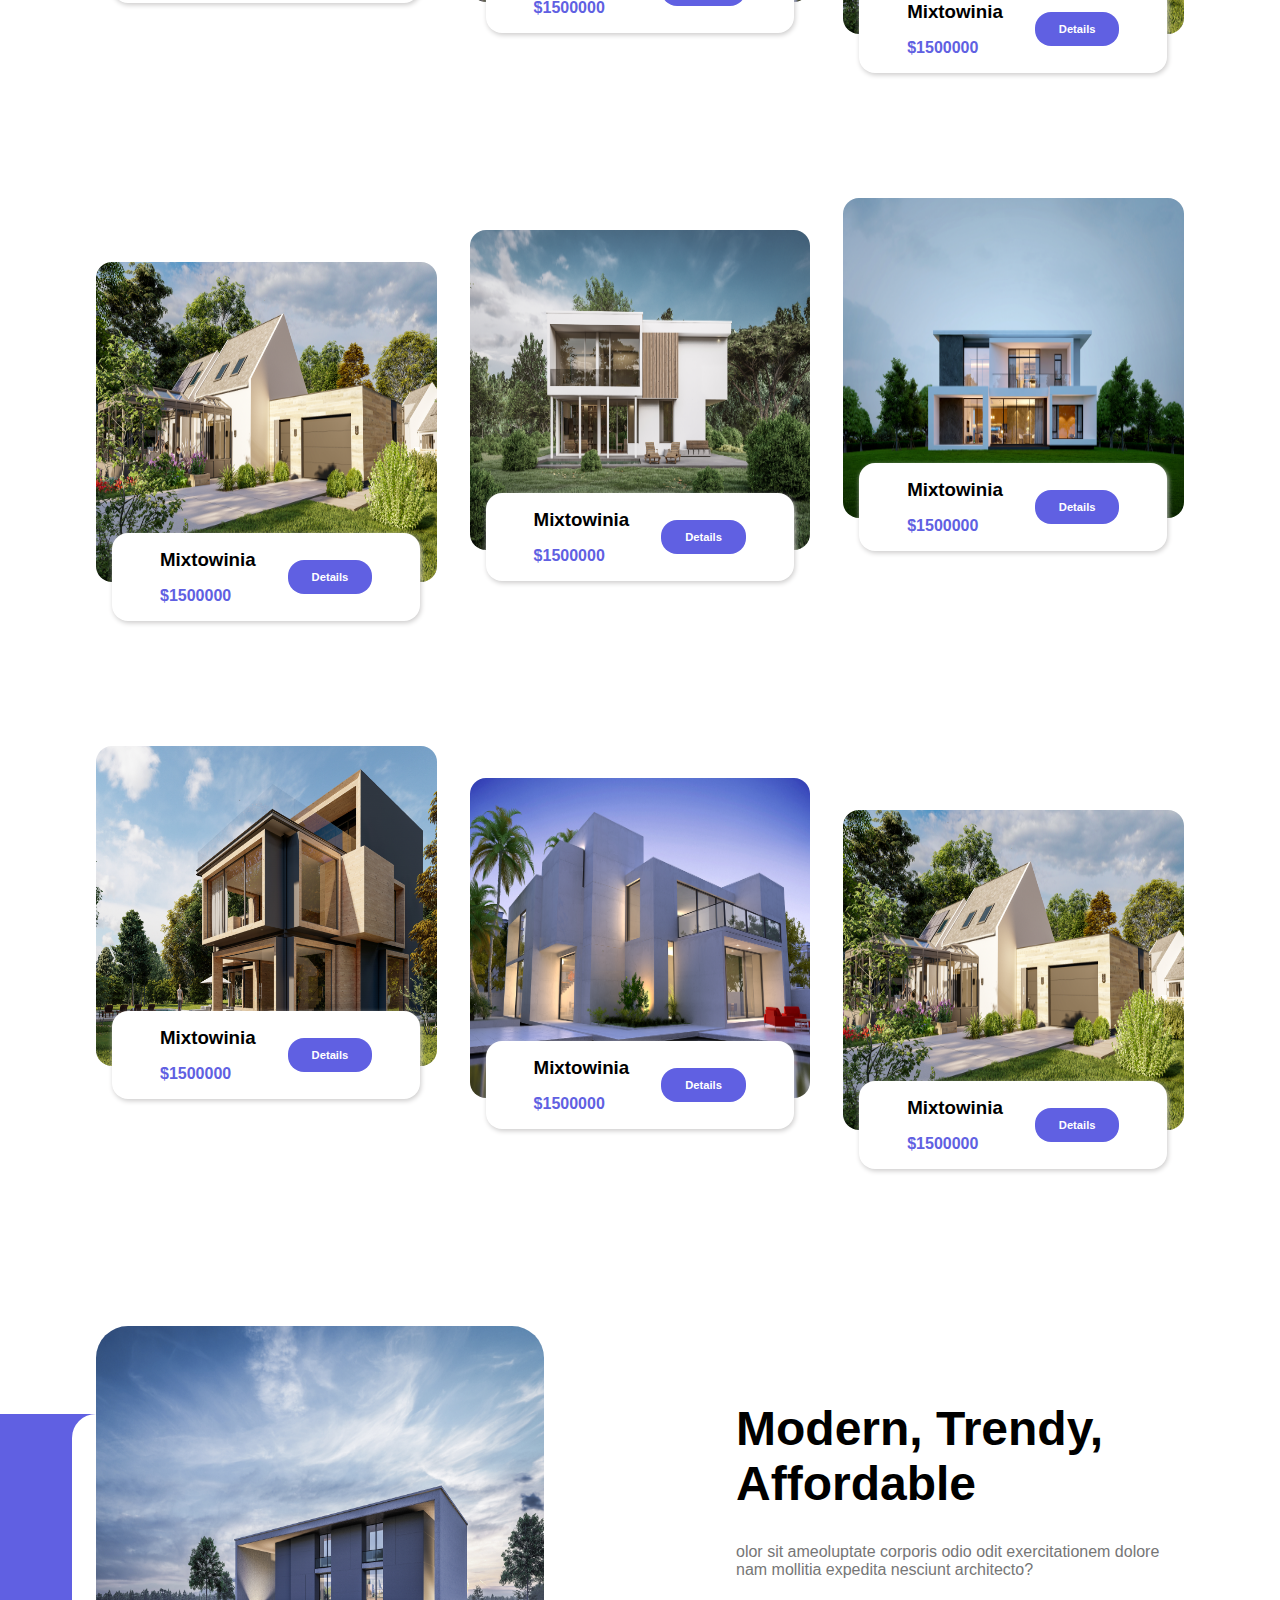
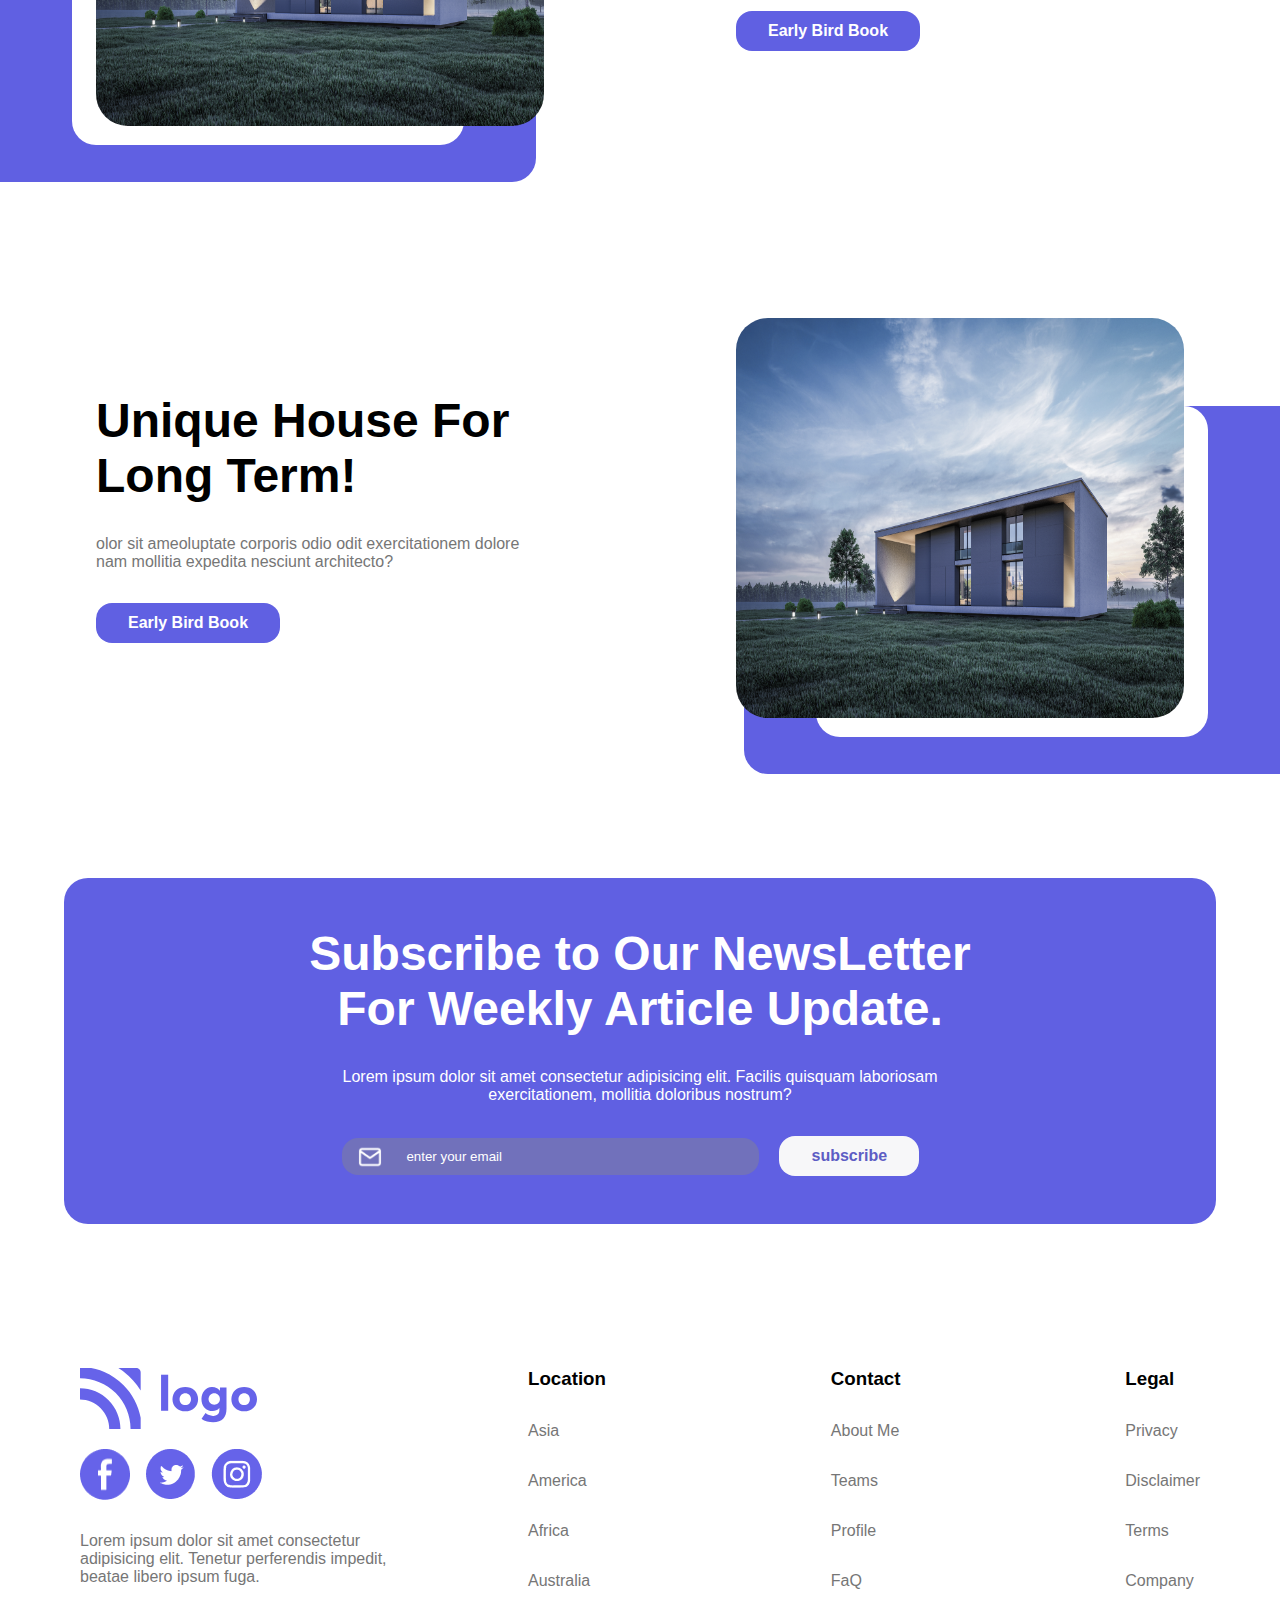
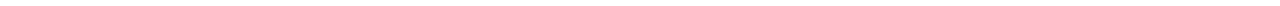
<file: RealEstate/index.html>
<!DOCTYPE html>
<html lang="en">
<head>
  <meta charset="UTF-8">
  <meta http-equiv="X-UA-Compatible" content="IE=edge">
  <meta name="viewport" content="width=device-width, initial-scale=1.0">
  <link rel="stylesheet" href="style.css">
  <title>Document</title>
</head>
<body>
  <section class="bgi">
    <nav class="navbar aflex">
      <img src="./Icons/Logo.svg" alt="">
        <div class="aflex">
          <a href="">Location</a>
          <a href="">Blogs</a>
          <a href="">Testimonals</a>
          <a href="">contact</a>
        </div>
    </nav>
    <div class="nav-content">
      <div class="nav-card">
        <h1 class="sec3-h main-h">Home That Makes Your Living Life!</h1>
        <p class=" main-p">olor sit ameoluptate corporis odio odit exercitationem dolore nam mollitia expedita nesciunt architecto?</p>
        <a href="" class="bird">learn More</a>
    </div>
  </div>

  <div class="logo-float">
   <div class="logo-name">
    <img src="./Icons/logoName.svg" alt="">
    <img src="./Icons/logoName.svg" alt="">
    <img src="./Icons/logoName.svg" alt="">
    <img src="./Icons/logoName.svg" alt="">
    <img src="./Icons/logoName.svg" alt="">
   </div>
  </div>
  </section>





<section class="section2">
  <h1 class="sec3-h sec2-h">
    Our Best Estate, are Modern
  </h1>
  <!-- part1 -->
 <div class="sec2">
  <div class="r-one">
    <img class="imo" src="./Photos/cardImage1.png" alt="">
    <div class="pos pos1">
      <div class="place ">
        <div >
          <h3>Mixtowinia</h3>
          <p >$1500000</p>
        </div>
        <a href="" class="click">Details</a>
        
      </div>
    </div>
  </div>

  <div class="r-one">
    <img class="imt" src="./Photos/cardImage2.png" alt="">
    <div class="pos pos2">
      <div class="place ">
        <div >
          <h3>Mixtowinia</h3>
          <p >$1500000</p>
        </div>
        <a href="" class="click">Details</a>
        
      </div>
    </div>
  </div>

  <div class="r-one">
    <img class="imtr" src="./Photos/cardImage3.png" alt="">
    <div class="pos pos3">
      <div class="place ">
        <div >
          <h3>Mixtowinia</h3>
          <p >$1500000</p>
        </div>
        <a href="" class="click">Details</a>
        
      </div>
    </div>
  </div>
 </div>


<!-- part2 -->
 <div class="sec2 sec2dif">
  <div class="r-one">
    <img class="imo" src="./Photos/cardImage4.png" alt="">
    <div class="pos pos1">
      <div class="place ">
        <div >
          <h3>Mixtowinia</h3>
          <p >$1500000</p>
        </div>
        <a href="" class="click">Details</a>
        
      </div>
    </div>
  </div>

  <div class="r-one">
    <img class="imt" src="./Photos/cardImage5.png" alt="">
    <div class="pos pos2">
      <div class="place ">
        <div >
          <h3>Mixtowinia</h3>
          <p >$1500000</p>
        </div>
        <a href="" class="click">Details</a>
        
      </div>
    </div>
  </div>

  <div class="r-one">
    <img class="imtr" src="./Photos/cardImage3.png" alt="">
    <div class="pos pos3">
      <div class="place ">
        <div >
          <h3>Mixtowinia</h3>
          <p >$1500000</p>
        </div>
        <a href="" class="click">Details</a>
        
      </div>
    </div>
  </div>
 </div>


<!-- part3 -->
 <div class="sec2">
  <div class="r-one">
    <img class="imo" src="./Photos/cardImage1.png" alt="">
    <div class="pos pos1">
      <div class="place ">
        <div >
          <h3>Mixtowinia</h3>
          <p >$1500000</p>
        </div>
        <a href="" class="click">Details</a>
        
      </div>
    </div>
  </div>

  <div class="r-one">
    <img class="imt" src="./Photos/cardImage2.png" alt="">
    <div class="pos pos2">
      <div class="place ">
        <div >
          <h3>Mixtowinia</h3>
          <p >$1500000</p>
        </div>
        <a href="" class="click">Details</a>
        
      </div>
    </div>
  </div>

  <div class="r-one">
    <img class="imtr" src="./Photos/cardImage3.png" alt="">
    <div class="pos pos3">
      <div class="place ">
        <div >
          <h3>Mixtowinia</h3>
          <p >$1500000</p>
        </div>
        <a href="" class="click">Details</a>
        
      </div>
    </div>
  </div>
 </div>
</section>



<section class="section3">
 <div class="fimg">
      <div class="incard">
      </div>
    </div>
  <div class="sec3">
    <img class="left-card" src="./Photos/cardImage6.png" alt="">
    <div class="right-card">
      <h1 class="sec3-h">Modern, Trendy, Affordable</h1>
      <p class="sec3-p">olor sit ameoluptate corporis odio odit exercitationem dolore nam mollitia expedita nesciunt architecto?</p>
      <a href="" class="bird">Early Bird Book</a>
  </div>
</div>
</section>

<section class="section3 section4">
  <div class="fimg-2">
       <div class="incard-2">
       </div>
     </div>
   <div class="sec3 sec4">
     <div class="right-card">
       <h1 class="sec3-h">Unique House For Long Term!</h1>
       <p class="sec3-p ">olor sit ameoluptate corporis odio odit exercitationem dolore nam mollitia expedita nesciunt architecto?</p>
       <a href="" class="bird">Early Bird Book</a>
   </div>
   <img class="left-card" src="./Photos/cardImage6.png" alt="">
 </div>
 </section>
 <!-- section 5 starts here -->
 <section class="section5">
  <div class="top-content">
    <h1 class="sec3-h sec5-h">Subscribe to Our NewsLetter For Weekly Article Update. </h1>
    <p class="sec3-p sec5-p">Lorem ipsum dolor sit amet consectetur adipisicing elit. Facilis quisquam laboriosam exercitationem, mollitia doloribus nostrum?</p>
  </div>
  <div class="subscribe">
    <input class="icon" type="email" placeholder="enter your email">
    <a href="" class="bird-2">subscribe</a>
  </div>
 </section>
 
<footer class="footer">
  <div class="flogo">
    <img src="./Icons/Logo.svg" alt="">
    <div class="social">
      <img src="./Icons/facebook.png" alt="">
      <img src="./Icons/twitter.png" alt="">
      <img src="./Icons/instagram.png" alt="">
    </div>
   <p class="footer-p">Lorem ipsum dolor sit amet consectetur adipisicing elit. Tenetur perferendis impedit, beatae libero ipsum fuga.</p>
  </div>
  <div class="footer-left">
    <div>
      <h3>Location</h3>
      <ul class="ulc">
        <li>Asia</li>
        <li>America</li>
        <li>Africa</li>
        <li>Australia</li>
      </ul>
    </div>
    <div>
      <h3>Contact</h3>
      <ul class="ulc">
        <li>About Me</li>
        <li>Teams</li>
        <li>Profile</li>
        <li>FaQ</li>
      </ul>
    </div>
    <div>
      <h3>Legal</h3>
      <ul class="ulc">
        <li>Privacy</li>
        <li>Disclaimer</li>
        <li>Terms </li>
        <li>Company</li>
      </ul>
    </div>
  </div>
   
 
</footer>

</body>
</html>
</file>
<file: Beats_landingpage-main/style.css>
*{
  margin: 0;
  box-sizing: border-box;
  padding: 0;
}
body{
  background-color: rgb(7, 6, 6);
}
.nav{
margin-top: 40px;
}
.flex{
  display: flex;
  justify-content: space-between;
  color: white;
  align-items: center;
  list-style: none;
  font-family: sans-serif;

}
.flex2{
  display: flex;
  justify-content: center;
  color: white;
  align-items: center;
  list-style: none;
  font-family: sans-serif;
  margin-top: 5%;
  
  
}
.main{
  margin: 0 10%;
  
  
}
.list-item{
  margin-right: 55px;
  font-family: sans-serif;
  font-weight: bold;
}
.bot{
  padding: 15px 50px;
  border-radius: 5px;
  color: white;
  background-color: rgb(40, 38, 38);
  font-size: medium;
  margin-left: 50px;
  margin-right: 0px;
}
.beat{
  color: white;
  margin-left: 15px;
}
.pos{
  position: absolute;
  top: -25%;
}
 .onear{
  margin-top: 5%;
margin-left: 8%;
 } 

.right{
  width: 60%;
}
.rh{
  margin-top: 2%;
  font-size:60px;
  font-family: sans-serif;
}
.rp{
  
  font-family: sans-serif;
  font-weight: 700;
  margin-top: 10%;
  
}
.rp2{
  margin-top: 5%;
  width: 65%;
  line-height: 30px;
}
.rh1{
  font-weight: 700;
  color: white;
}
.bag{

  width: 35%;
  background-color: rgb(34, 31, 31);
  margin-left: 15px;
  margin-top: 10%;
  padding: 5px 10px;
  border-radius: 5px;
}
.company{
  display: flex;
  margin-top: 10%;
  justify-content: space-around;
  align-items: center;
  width: 85%;
  margin-left: 5%;
}
.specs{
  margin-top: 15%;
}
.spec-icon{
 
  text-align: center;
}
.sp{
  margin-top: 10px;
}
.specs-down,.bp{
  margin-top: 20px;
}
.cm{
  margin-left: 10%;
}
.case-left{
  width: 30%;
  
  
  line-height: 2.0em;
}
.ci{
  margin-right: 7%;
  
}
.info{
  margin-top: 50px;
  padding: 10px 10px 10px 10px;
  border-radius: 5px;
  color: white;
  background-color: rgb(40, 38, 38);
  width: 50%;
  justify-content: space-evenly;
  
}


.buy{
  margin-top: 15%;
  padding: 7% 0;
  background-color: rgb(27, 26, 26);
  border-radius: 10px;
}
.bh{
  line-height: 1.5em;
}
.buy-left{
  width: 70%;

}
.buy-right{
  width: 30%;

}

.footer{
  justify-content: space-between;
  align-items: flex-start;
  margin-left: 10%;
  
  position: relative;
  
  
}
.foot{
  display: flex;
  justify-content: space-between;
  align-items: center;
  background-color: rgb(40, 39, 39);
  border-radius: 5px;
  padding: 10px;
}
input{
  background-color: rgb(40, 39, 39);
  
  border: none;
  outline: none;

  
  
}
.sub{
  background-color: black;
  padding: 7px;
  display: flex;
  justify-content: space-between;
  align-items: center;
  
  border-radius: 5px;
}
.arrow{
  margin-right: 5px;
}
.fim{
  margin-top: 10px;
}
.line{
  line-height: 2rem;
}
.style-grid{
  margin-top: 15%;
  display: grid;
  grid-template-columns: 20% 20% 20%;
  margin: 15% 15%;
  
  justify-content: space-evenly;
  row-gap: 100px;
  
}
.sty{
  margin-top: 15%;
}
.line-two{
  line-height: 1.5rem;
  margin-left: 10px;
}
.line-two>p:nth-child(2){
  color: rgb(160, 156, 156);
}
.transparent{
  padding-top: 60%;
  background-color: rgb(40, 39, 39);
  color: white;
  font-family: sans-serif;
  border-radius: 10px;
}
.shopim{
  margin: 10px;
  background-color: black;
  padding: 7px;
  border-radius: 5px;
}
.sa{
  position: relative;
  
}
.impos{
  width: 60%;
  position: absolute;
  top: -30%;
  left: 20%;
}
.buy-now{
  background-color:black;
}
.uparrow{
  position: absolute;
  right: -12%;
  bottom: 15%;
  
}
</file>
<file: credit_card_1/style.css>
*{
  margin: 0;
  padding: 0;
  box-sizing: border-box;
}
.main{
  background-color: black;
}
body{

 
  font-family: sans-serif;
  
}
.flex{
  display: flex;
  list-style-type: none;
  align-items: center;
  justify-content: space-between;
  color: white;
  
}
.nav{
 padding: 1% 5%;
}
.flex-item{
  margin-left: 50px;
}

.po-re{
  position: relative;
  right: 5%;
}
.pos-absolute{
  position: absolute;
  right: -50px;
}

.pink-arrow{
  display: flex;
  position: absolute;
  top: 10%;
  left: 1.2rem;
}
.pink-arrow img{
  margin-left: 1.5rem;
}
.pink-above{
margin-top: 2rem;
  position: relative;
}

.right-card{
  color: white;
  
}

.left-content{
  position: relative;
}
.img1>img,.img2>img{
width:52.5rem;

}
.img1{
  position: absolute;
  right: 0;
  top: 0;
  width: 64%;
  overflow: hidden;
}
.img2{
  position: absolute;
  right: 0;
  width: 50%;
  top: 0;
  overflow: hidden;
}
.right-card{
  padding: 5rem 5%;
  width: 80%;
}
.heading{
  font-size: 5.25rem;
  font-weight: 400;
  
} 
.para{
  width: 70%;
  padding: 2.5rem 0;
  color: #9a9898;
  font-size: 1.3rem;
}
.bottomk{
  display: flex;
  color: white;
  padding: 1rem 5%;
  padding-bottom: 10rem;
  align-items: center;
  width: 55%;
}
.bottomk h1{
  font-size: 2rem;
  font-weight: 500;
}
.bottomk img{
  padding: 0 3rem;
}
.bottomk p{
 margin-left: 1rem;
  width: 16%;
  color: #9a9898;
}
.section2{
  background-color: #242323;
}
.sec2-logo{
  
  display: flex;
  justify-content: space-between;
  padding: 3rem 8rem;

}
.pink{
 color: #f637ec;
 font-weight: 600;
}
.section3{
  padding: 5rem 0;
  background-color: rgb(4, 4, 4);
}
.section3 h1{
  color: white;
  font-size: 3.5rem;
  width: 50%;
}
.sec3-top{
  padding: 1rem 5rem;
  display: flex;
  justify-content: space-between;
  align-items: center;
}
.sec3-top p{
  color: rgb(86, 85, 85);
  width: 40%;
}
.card p{
  color: rgb(230, 227, 227);
  text-align: center;
}
.sec3-bottom{
  display: flex;
  justify-content: space-between;
  padding:  3rem 5rem;
}
.card{
  box-shadow: 2px 1px 6px rgb(114, 110, 110);
  width: 32%;
  text-align: center;
  padding: 2rem 0;
  margin: 2rem 0;

}
.card:hover{
 background-color: #504f4f;
 margin-top:0;
 margin-bottom: 4rem;
}

.section4{
  background-color:#fceffb;
  padding: 8rem 5rem;
}
.sec4-top h1{
  font-size: 3.5rem;
  width: 60%;
  text-align: center;
  margin: auto;
}
.sec4-top p{
  color: rgb(101, 95, 95);
  width: 70%;
  text-align: center;
  margin: auto;
  padding-top: 2rem;
}
.section4 img{
 
width: 100%;
}

/* section5 */
.section5{
  
  background-color:black;
  padding: 5rem 5rem;
}
.sec5-top h1{
  font-size: 4rem;
  color: white;
  width: 90%;
  text-align: center;
  margin: auto;
}
.sec5-top p{
  color: rgb(180, 176, 176);
  width: 60%;
  text-align: center;
  margin: auto;
  padding-top: 2rem;
}
.sec5-bottom{
  padding: 5rem 3rem;
  display: grid;
  grid-template-columns: repeat(2,1fr);
  grid-template-rows: repeat(2,1fr);
  gap: 4rem;
}
.sec5-card{
  padding: 1rem;
  box-shadow: 1px 1px  10px grey;
}

.sec5-card h3{
  padding-top: 1rem;
  color: white;
}

.sec5-card p{
  padding: 0.2rem 0;
  color: white;
}


/* section6  styling*/
.section6{
background-color: black;
  overflow: hidden;
  position: relative;
  height: 100vh;
  z-index: -3;

}
.sec6-img1{
  position: absolute;
  z-index: -2;
}
.sec6-img2{
  position: absolute;
  z-index: -1;
}
.let{
  color: white;
  margin-top: 5rem;

}
.black{
  color: black;
}
.let{
  font-size: 4rem;
  font-weight: 550;
}
.sec6-wid{
  text-align: center;
  padding: 3rem 8rem;
}
.sec6-pink{
  width: 18%;
  margin: auto;
}
/* footer section */

.footer{
  padding: 5rem 5rem;
  display: flex;
  align-items: center;
  background-color: rgb(2, 2, 2);

}
.footer-links{
  margin-left: 5rem;
  display: flex;
}
.footer-links a{
  text-decoration: none;
  color: white;
  margin-left: 2rem;

}
</file>
<file: Data_analytics/style.css>
*{
  padding: 0;
  margin: 0;
  box-sizing: border-box;
  font-family: sans-serif;
}
.navbar{
  display: flex;
  justify-content: space-between;
  align-items: center;
  padding: 1rem 5rem;
}
.ul{
  list-style-type: none;
  display: flex;
  justify-content: space-between;
}
.list-item a{
  text-decoration: none;
  margin-right: 3rem;
  color: black;
}
.list-item a:hover{
  border-bottom: 2px solid #7634d2;
}
.signup{
  border: 1px solid #7634d2;
  border-radius: 2rem;
  padding: 0.5rem 1rem;
  color: #7634d2;
  text-decoration: none;
}

/* header section styling starts here */

.header{
  display: flex;
  justify-content: space-between;
  padding: 3rem 5rem;
}
.header-left{
  width: 40%;
  padding-top: 3rem;
}
.version{
  color: #7634d2;
  display: flex;
  background-color: #f7f1ff;
  border-radius: 1rem;
  padding: 0.5rem ;
  width: 50%;
}
.header h1{
  padding: 1rem 0;
  font-size: 3rem;
}
.header-left-bottom p{
  color: rgb(104, 100, 100);
  padding: 0.5rem;
}
.header-left-bottom a:hover{
 
  background-color:white;
  color:#7634d2;
  
}
.header-left-bottom  div{
  padding-top: 1rem;
}
.header-left-bottom a:not(:first-child){
  margin-left: 0.5rem;
}
.header-left-bottom a{
  display: inline-block;
  padding: 0.5rem 1rem;
  background-color:#7634d2;
  color: white;
  border-radius: 1rem;
  text-decoration: none;
  font-size: 0.8rem;
  font-weight: 600;
}

/* section1 styling starts here */
.section1{
  padding: 3rem 5rem;
}
.sec1-top{
  display: flex;
  margin: auto;
  padding: 0.5rem;
  background-color:  #f7f1ff; 
  border-radius: 0.5rem;
  width: 14%;
  margin: auto;
  
}
.sec1-top span{
  margin-left: 1rem;
}
.sec1-bottom{
  display: flex;
  justify-content: space-between;
  text-align: center;
  padding: 4rem 0;
}
.sec1-card{
  width: 30%;
}
.sec1-mid h2{
  padding: 2rem 0;
  font-size: 2rem;
  text-align: center;

}
.sec1-mid p{
  color: #8b8b8b;
  text-align: center;
  width: 70%;
  margin: auto;
}
.sec1-card p{
  padding: 0.5rem 0;
  color: #8b8b8b;
}
.sec1-card h3{
  padding: 0.5rem 0;
}


/* section2 styling starts here */
.section2{
  display: flex;
  justify-content: space-between;
  align-items: center;
  padding: 1rem 5rem;

}
.sec2-left{
  width: 50%;
}
.sec2-left-bottom h1 {
  font-size: 2rem;
  padding: 1rem 0;
}
.sec2-left-bottom p{
  padding: 1rem 0;
  color: #8b8b8b;
}
.product{
  color: #7634d2;
  display: flex;
  background-color: #f7f1ff;
  border-radius: 1rem;
  padding: 0.5rem ;
  width: 40%;
}
.product p{
  margin-left: 1rem;
}

.sec3-team {
  color: #7634d2;
  display: flex;
  background-color: #f7f1ff;
  border-radius: 1rem;
  padding: 0.5rem ;
  width: 60%;
}
.sec3-team p{
  margin-left: 1rem;
}
.sec3-left{
  width: 70%;
}
.section3 >img{
  width: 50%;
}

/* section4 styling starts here */

.section4{
  padding: 1rem 5rem;
}
.section4>p{
  font-size: 1.5rem;
  color: #1e1b1b;
  font-weight: 500;
  text-align: center;
}
.section4 span{
 font-size: 0.8rem;
 font-weight: 600;
}
.sec4-mid{
  text-align: center;
  padding: 1rem 0;
}
.sec4-mid h4{
  padding: 1rem 0 0.5rem 0;
}
.sec4-logo{
  display: flex;
  justify-content: space-between;
  align-items: center;
  padding: 2rem 4rem;
  margin-top: 2rem;
  margin: 2rem 3rem 0 3rem;
  border-top: 1px solid black;
}
/* section 5 styling starts here */
.section5{
  padding: 3rem 10rem;
display: flex;
justify-content: center;
}
.section5 h2{
  font-size: 2rem;
}
.sec5-right-bottom{
  width: 50%;
  display: grid;
  grid-template-columns: repeat(2,1fr);
  grid-template-rows: repeat(2,1fr);
  gap: 5rem;
  padding: 2rem 0;
}
.sec5-right{
  width: 50%;
}
.sec5-left{
  position: relative;
  background-color: #f7f1ff;
  width: 50%;
  text-align: center;
  height: 65vh;
  
}
.sec5-bgc{
  position: absolute;
  top: -15%;
  background-color: #fff;
  margin: 0 1rem 1rem 1rem;
  padding: 2rem;
  width: 93%;
  box-shadow: 1px 1px 10px grey;
  border-radius: 0.3rem;
} 
.sec5-bgc input{
  width:100%;
  margin: 0.3rem 0;
  padding: 0.5rem;
  font-size: 1rem;
  border: 1px solid grey;
  border-radius: 3px;
}
.sec5-bgc button{
  width: 100%;
  background-color: #7634d2;
  border: none;
  border-radius: 5px;
  margin: 0.3rem 0;
  padding: 0.5rem;
  font-size: 1rem;
}
.already{
  border-top: 1px solid  grey;
  padding: 0.5rem 0;
  margin-top: 0.3rem;
}  
.already small{
  font-size: 1rem;
  color: rgb(145, 144, 144);
}
.already a{
  text-decoration: none;
}
.or{
  padding: 0.5rem 0;
}
/* footer styling starts here */
.footer{
  padding: 5rem 5rem;
  display: flex;
  justify-content: space-between;

}
.footer-large>p{
  padding: 1rem 0;
}


.footer-left1{
  display: flex;
}
.footer .footer-links{
  width: 12%
  
}
.footer a{
  text-decoration: none;
  font-size: 0.9rem;
  display: block;
  color: black;
  padding-top: 0.5rem;
}
.footer-large{
  width: 20%;
}
.footer input{
  padding: 0.2rem;
  border: none;
  border-radius: 0.5rem;
}
.footer-input{
  display: flex;
  justify-content: space-between;
  align-items: center;
  margin-top: 0.5rem;
  padding: 0.5rem;
 
  border-radius: 0.5rem;
  box-shadow: 1px 1px 5px rgb(180, 176, 176) ;
}
</file>
<file: Foodfly/css/styles.css>
@import url('https://fonts.googleapis.com/css2?family=Ubuntu:wght@300;400;500;700&display=swap');

/* =========== CSS Variables =========== */

:root {
  --black: #1f1f1f;
  --white: #fff;
  --yellow: #ffc554;
  --deep-yellow: #ffc727;
  --bg-yellow: #fffaf1;
  --btn-yellow: #fff4d4;
  --footer-yellow: #fff9e9;
  --grey: #737373;
  --box-shadow: 0 0.5rem 1.5rem rgba(25, 23, 27, 0.1);
  --transition: all 0.2s linear;
}

/* =========== Basic Reset =========== */

* {
  box-sizing: inherit;
  margin: 0;
  padding: 0;
}

html {
  font-size: 10px;
  box-sizing: border-box;
  scroll-behavior: smooth;
}

body {
  font-family: 'Ubuntu', sans-serif;
  font-size: 1.6rem;
  font-weight: 400;
  color: var(--black);
}
a {
  text-decoration: none;
  color: inherit;
  
}
img {
  width: 100%;
}

.yellow {
  color: var(--yellow);
}
.logo {
  font-size: 3.6rem;
  font-weight: bold;
}


/* =========== Header =========== */
.header{
  position: fixed;
  top: 0;
  left: 0;
  right: 0;
  height: 8rem;
  display: flex;
  align-items: center;
  justify-content: space-between;
  box-shadow: var(--box-shadow);
  padding: 1rem 5%;
  background-color: #fff;
 
}
.header .hamburger {
  width: 3rem;
  display: none;
}
.navbar a{
  margin-right: 1rem;
  padding:1rem;
  font-weight: 700;
  
}
.navbar a:hover {
  color: var(--yellow);
  border-bottom: 2px solid var(--yellow);
  
  
}
.btn{
  display: inline-block;
  background-color:var(--btn-yellow);
  padding: 1rem;
  border-radius: 1rem;
  color: var(--yellow);
  margin-top: 1rem;
}
.btn:hover {
  box-shadow: var(--box-shadow);
  transition: var(--transition);
  
}
@media (max-width : 996px){
  .logo{
    font-size: 3rem;
  }
  .navbar a{
    font-size: 1.4rem;
    padding:1rem;
    

  }
  
}



/* =========== Home =========== */

.home {
 margin-top: 13rem;
  padding: 0 5%;
  display: flex;
  justify-content: space-between;
  align-items: center;
}
.content{
  width: 50%;
}
.image{
  width: 45%;
}
.content h1{
  font-size: 5rem;
  font-weight: 700;
  margin-bottom: 2rem;
}
.content p {
  color: var(--grey);
  font-size: 1.8rem;
  margin-bottom: 2rem;
}
.content .home-btn {
  display: inline-block;
  color: var(--white);
  font-weight: 500;
  border-radius: 0.5rem;
  background-color: var(--yellow);
  padding: 1rem 1.5rem;
  margin-top: 1rem;
  /* transition: var(--transition); */
}


/* =========== Services =========== */
section.services {
  background-color: var(--bg-yellow);
  padding: 5rem 7%;
}

.top {
  text-align: center;
  margin-bottom: 5rem;
}
.top h2 {
  font-size: 4rem;
  margin-bottom: 1.5rem;
}
.top p {
  width: 80%;
  margin: 0 auto;
  font-size: 1.8rem;
  color: var(--grey);
  
}
.bottom{
  display: flex;
  justify-content: space-between;
  align-items: center;
  
}
.bottom .box:hover {
  background-color: var(--white);
  box-shadow: var(--box-shadow);
}
.box{
  width: 30%;
  padding: 2rem;
  border-radius: 0.5rem;
}
.box>img{
  
  width: 20%;
}
.box a{
  display: inline;
  font-weight: 500;
}
.box>a>img{
 width:2%;
}
.box h4 {
  font-size: 2.4rem;
  margin: 1.5rem 0;
}
.box p {
 
  color: var(--grey);
  margin-bottom: 1.5rem;
}

/* =========== About =========== */
.about{
  display: flex;
  align-items: center;
  justify-content: space-between;
  padding: 0 5%;
}
.content h3 {
  font-size: 4rem;
  margin-bottom: 2rem;
}
.content p {
  color: var(--grey);
  width: 90%;
  margin-bottom: 3rem;
}

/* =========== App =========== */
.app{
  margin: 7rem 3rem;
  padding: 5rem 7%;
  background-color: var(--deep-yellow);
  border-radius: 1rem;
  
}
.app-content h3 {
  font-size: 4rem;
  margin-bottom: 2rem;
}
.app-content p {
  color: var(--black);
  width: 90%;
  margin-bottom: 3rem;
}
.links{
  display: flex;
  justify-content: space-between;
  width: 30%;
  
}

/* =========== Footer =========== */


.flinks{
 
  display: flex;
  justify-content: space-between;
  background-color:var(--bg-yellow);
  padding: 10rem 7%;
  border-radius: 1rem;
  
}
.ftop{
  width: 30%;
}
.ftop p{
  margin-top: 1.5rem;
  color: var(--grey);
}
.flink div{
  margin: 1rem 0;
}
.flink div img{
  width: fit-content;
}
.flink span,.flink a {
  color: var(--grey);
}
.flink a {
  color: var(--grey);
  display: block;
  margin: 1rem 0;
 
}
 .fbottom {
  text-align: center;
  padding: 1.5rem 0;
  background-color: var(--deep-yellow);
}


/* =========== Preloader =========== */

/* =========== Scroll To Top =========== */
@media (max-width :768px){
  .navbar{
    position: fixed;
    left: 0;
    right: 0;
    width: 95%;
    margin: 0 auto;
    opacity: 1;
    display: flex;
    flex-direction: column;
    align-items: center;
    border-radius: 1.5rem;
    box-shadow: var(--box-shadow);
    padding: 1rem 0;
    top: -100%;
    background-color: var(--white)
    
    
  }
  .header .hamburger {
    display: block;
  }
  .btn{
    display: none;
  }
  .show{
    top: 9rem;
  }

  /* home */
.home {
 margin-top: 13rem;
 padding: 0 8%;
  display: flex;
  flex-direction: column;
  align-items: flex-start;
 
}
.content{
  width: 100%;
}
.image{
  width: 100%;
}
.content h1{
  font-size: 3.5rem;
  font-weight: 700;
  margin-bottom: 1rem;
}
.content p {
  color: var(--grey);
  font-size: 1.5rem;
  margin-bottom: 1rem;
}

/* service */
.bottom{
  display: flex;
  flex-direction: column;
  justify-content: center;
}
section.services {
  
  background-color: var(--bg-yellow);
  
}
.box{
  width: 100%;
  margin: 2rem 2rem;
}
.top h2{
  font-size: 3rem;
  margin-bottom: 1rem;
}
.top p{
  width: 100%;
  font-size: 1.7rem;
}

/* about */

.about{
  padding: 3rem 8%;
  display: flex;
  flex-direction: column;
  align-items: center;
  justify-content: space-between;
}
.content h3{
  font-size: 3rem;
}

/* about2 */
.about-2{
  display: flex;
  flex-direction: column-reverse;
}

/* app */

.app-content h3 {
  font-size: 3rem;
  
}

.links{
  display: flex;
  width: 50%
  
}
/* footer */
.flinks{
 
  display: flex;
  flex-direction: column;
  padding: 5rem 7%;
}
.ftop{
  display: none; 
}
.flink{
margin-top: 2rem;
}

}


























/* fix content
transition
 */
</file>
<file: gaming_page/style.css>
*{
  padding: 0;
  margin: 0;
  box-sizing: border-box;
  font-family: sans-serif;
}

.bg-img{
  height: 100vh;
  background: linear-gradient(rgba(0,0,0, 0.5),
  rgba(0,0,0, 0.5)),url(./Photos/futuristic-bg.png);
  background-repeat: no-repeat;
  background-size:cover;
  background-position: center;
}
.navbar{
  display: flex;
  justify-content: space-between;
  align-items: center;
  padding: 2rem 6rem;
}
.nav{
  display: flex;
  justify-content: space-between;
  align-items: center;
}
.a-link{
  margin-left: 4rem;
}
nav a{
  text-decoration: none;
  color: white;
  margin-left: 2rem;
}
.a-link a:hover{
border-bottom: 2px solid rgb(224, 113, 10);
}
.o-box:hover{
    background-color: rgb(214, 98, 40);
    padding: 0.5rem 1rem;
}
.bg-h{
  color: white;
  font-size: 3rem;
  font-weight: 700;
}
.bg-p{
  font-size: 1rem;
  padding-top: 3.2rem;
  padding-left: 1rem;
  color: rgb(171, 170, 170);
}
.playbutton{
  padding-left: 5rem;
}
.ca a{
  text-decoration: none;
  font-size:1rem ;
  display: inline-block;
  background-color: rgb(235, 122, 56);
  color: white;
  font-weight: 700;
  padding: 1rem 2rem;
  margin-top: 3rem;

}
.ca a:not(:first-child){
  border: 1px solid white;
  margin-left: 1.3rem;
  background-color: transparent;
}

.bg-content{
  display: flex;
  justify-content: space-between;
  align-items: center;
  padding: 5rem 6rem;
}
.left-content{
  width: 47%;
}
.right-content{
  width: 35%;
}
.quo{
  display: flex;
}
.zero{
  padding-top: 6rem;
  padding-left: 3rem;
}





.section2{
  padding: 8rem 6rem;

}
.sec2-h{
  color: black;
  width: 70%;
  margin: auto;
  font-size: 3rem;
  font-weight: 700;
  text-align: center;
}
.bottom{
  margin-top: 5rem;
  display: flex;
  justify-content: space-between;
 

}
.bottom img{
  width: 16rem;
  height: 20rem;
}
.img-sec2{
  position: relative;
 
}
.overlay{
  display: flex;
  justify-content: space-between;
  align-items: center;
  position: absolute;
  bottom: 0.2rem;
  width: 100%;
  color: white;
  padding: 1rem;
  background: linear-gradient(rgb(102, 100, 100),rgb(109, 106, 106));
}
.overlay a{
  text-decoration: none;
  display: inline-block;
  color: white;
  font-size: 0.9rem;
  padding: 0.5rem 0.5rem;
  background-color:  rgb(237, 91, 12);
 
}
.overlay h4,p{
  padding: 0.2rem;
}
.overlay p{
  color: rgb(165, 164, 164);
}
.icon{
  display: flex;
}
.icon img{
  width: 10%;
  height: 10%;
}
/* section3 */

.section3{
  display: flex;
  justify-content: space-between;
  align-items: center;
  padding: 4rem 6rem;
}
.section3 img{
  width: 45%;
  height: 22rem;
}
.sec3-h{
  color: black;
  font-size: 3rem;
  font-weight: 700;
}
.sec-content{
 width: 50%;
}

.sec-bottom{
  display: flex;
  justify-content: space-between;
}


/* section 4 styling */
.section4{
  padding: 7rem 6rem;
  
}
.sec4-top{
  display: flex;
  justify-content: space-between;
  align-items: center;
  padding: 4rem 0;
}
.sec4-top h3{
  width: 40%;
  font-size: 2.2rem;
  font-weight: 700;
}
.sec4-top img{
  display: inline-block;
  padding: 1rem;
  
}
.l-arrow{
  background-color: rgb(231, 156, 124);
}
.r-arrow{
  background-color: #e87b22;
}
.movie{
  display: flex;
  justify-content: space-between;
}
.movie a{
  text-decoration: none;
  display: inline-block;
  margin-top: 0.5rem;
}
.orange{
color: rgb(237, 91, 12);
}
.movie h3{
  font-size: 1.4rem;
}
.movie p{
  margin: 0.5rem 0;
  color: rgb(135, 135, 135);
  font-size: 0.9rem;
}
.down{
  color: white;
  background-color: rgb(237, 91, 12);
  font-size: 0.9rem;
  padding: 0.8rem 2.5rem;
}
.game-week{
 display: grid;
 grid-template-columns: repeat(2,1fr);
 grid-template-rows: repeat(2,1fr);
 gap: 4rem;
}
.movie img{
  width: 30% ;
}
.movie .right{
padding: 0.5rem 1rem 0 2rem;
}
@media screen and  (max-width:768px){
  .game-week{
    display:grid;
    grid-template-columns: none;
 grid-template-rows: repeat(2,1fr);
  }
  .section4{
    padding: 1rem;
  }
  .movie{
    display: flex;
    flex-direction: column;
  justify-content: center;
  align-items: center;
  }
  .movie .right{
    padding:3rem 4rem;
    }
    .movie img{
      width: 60% ;
    }


    .footer{
      margin-top: 8rem;
      display: flex;
      flex-direction: column;
      
    }
    .flogo{
      width: 100%;
    }
    .footer-left{
      display: flex;
      flex-direction: column;
    }
    .footer-left>div{
      margin-top: 2rem;
    }
    li{
     
      margin-top: 0rem;
    }
}

/* section5 */
.section5{
  padding: 4rem 6rem;
  background-color: black;
}
.most-played{
  display: flex;
  padding: 5rem 0;
}
.section5 h3{
  font-size: 2rem;
  width: 30%;
  margin: auto;
  text-align: center;
  color: white;
}
.sec-top{
  width: 30%;
  height: 40%;
}
.bot-one,.bot-two{
  width: 45%;
}
.sec5-right{
  padding-left: 3rem;
  padding-right: 4rem;
}
.bot-two{
  margin-left: 2rem;
} 
.bot-img{
  margin-top: 5rem;
}
.sec5-right p{
  color: white;
}
/* section6 */
.section6{
  
  background-image:linear-gradient( rgba(0, 0, 0, 0.5), rgba(0, 0, 0, 0.8) ), url(./Photos/Rectangle\ 606.png);
 background-size: 100%;

 background-repeat: no-repeat;

}
.section6 h3{
  font-size: 2.5rem;
  color:white;
}
.section6 p{
  padding: 2rem;
  color: white;
} 
.mid{
  width: 40%;
  margin: auto;
  text-align: center;
  padding: 5rem 0;
}
.mid a{
  display: inline-block;
  text-decoration: none;
  font-weight: 700;
  margin-top: 1rem;
  padding: 1.2rem 2rem;
}

/* footer */

.footer{
  display: flex;
  justify-content: space-between;
   padding: 8rem 6rem;
   background-color: black;
   
}
.footer-left{
  display: flex;
  justify-content: space-between;
  width: 60%;
}
ul{
  list-style-type: none;
}
.social{
  margin-top: 1rem;
  display: flex;

}
.social img:not(:first-child){
  margin-left: 1rem;
}
.flogo{
  width: 30%;
}

li{
  color: rgb(246, 242, 242);
  margin-top: 2rem;
}
.footer-p{
  margin-top: 2rem;
  color: rgb(255, 253, 253);
}
.footer h3{
  color: white;
}
.bord{
  
  height: 20vh;
  border-top: 2px solid rgb(255, 251, 251);
  background-color: black;
}
</file>
<file: hosting_site/style.css>
*{
  padding: 0;
  margin: 0;
  box-sizing: border-box;
  font-family: sans-serif;
}
.section0{
background-color:#0c0c0c ;
padding: 2rem 5rem;
}
/* navbar styling starts here */
.navbar{
  display: flex;
  justify-content: space-between;
  align-items: center;
}
ul li{
  padding-right: 2.5rem;
  list-style-type: none;
}
ul{
  margin-right: 1.5rem;
}
a{
  text-decoration: none;
  color: rgb(199, 196, 196);
}
ul a:hover{
  border-bottom: 2px solid #147ee8;
}

.login{
  display: inline-block;
  padding: 0.5rem 1.2rem;
  background-color: #147ee8;
  border-radius: 5rem;
}
.i{ 
  display: none ;
  font-size:32px;
  color: #147ee8;
  
}



@media screen and (max-width:768px){
  html{
    font-size: 10px;
  }
  .section0{
    padding: 0.5rem 1.2rem;
  }

.i{
  display: block;
}
.ul,.login{
  display: none;
}

}

/* mid styling */
.mid{
  padding-top: 5rem;
  display: flex;
  justify-content: space-between;
 
}
.right{
  width: 50%;
}
.left{
  width: 50%;
}
.mid h1{
  padding-top: 1.5rem;
color: white;
font-size: 4rem;
}
.blue{
  font-style: italic;
  color: #147ee8;
}
.mid p{
  padding: 2rem 0 4rem 0;
  text-align: left;
  font-size: 1.2rem;
  color: rgb(199, 196, 196);
}
.mid a{
  text-decoration: none;
  color: rgb(199, 196, 196);
  display: inline-block;
  padding: 0.5rem 1.2rem;
  border: 1px solid white;
  border-radius: 5rem;
}
.mid a:hover{
  background-color: #147ee8;
  border: none;
}
@media screen and (max-width:768px) {
  .mid{
    display: flex;
    flex-direction: column;
  }
  .right{
    width: 100%;
  }
  .left{
    width: 100%;
  }
  .right{
    padding-top:5rem ;
    width: 90%;
    margin: auto;
  }
  .logos img{
    display: none ;
  }

}


.section1{
  background-color: #1d1c1c;
}
.logos{
  display: flex;
  justify-content: space-between;
  padding: 2rem 5rem;

}


/* section2 styling starts here */
.section2{
  padding: 2rem 5rem;
  padding-top: 8rem;
}
.sec2-top h2{
font-size: 3rem;
text-align: center;
}
.sec2-top p{
  color: rgb(199, 196, 196);
  width: 45%;
  margin: auto;
  padding: 2rem 0;
  text-align: center;
}
.sec2-bottom{
  display: flex;
  justify-content: space-between;
 
}
.sec2-bottom img{
display: block;
margin: auto;
width: 20%;
}
.card{
  margin-top: 5rem;
  width: 30%;
  border: 2px solid rgb(171, 169, 169);
  border-radius: 1.5rem;
  padding: 0.5rem;
}
.card h3,.card p{
  text-align: center;
}
.card h3{
  padding-top: 2rem;
  font-size: 1.5rem;}
.card p{
padding: 1.5rem 0 2rem;
color:rgb(141, 141, 141) ;
}
.card:hover{
  background-color: black;
  color: rgb(255, 254, 254);
 margin-top: 3rem;
 margin-bottom: 2rem;
 border: none;
}
@media screen and (max-width:768px) {
  .sec2-bottom{
    display: flex;
    flex-direction: column;
    align-items: center;
  }
  .card{
    width: 100%;
  }
}


/* section3 styling  starts here */
.section3{
  padding: 2rem 5rem;
  padding-top: 8rem;
}
.section3 h1{
 font-size: 3rem;
 width: 90%;
}
.sec3-bottom{
  margin-top: 3rem;
  display: flex;
  justify-content: space-between;
}
.sec3-card{
  display: flex;
  justify-content: space-between;
  align-items: center;
  border: 1px solid black;
  border-radius: 2.5rem ;
  padding: 1.3rem 1rem;
  margin: 1rem 0;
}
.sec3-card:hover{
  color: white;
  background-color: #147ee8;
  border: none;
}
.sec3-left{
  width: 50%;
 
}
.sec3-right{
  background-color: black;
  color: white;
  border-radius: 1rem;
  width: 45%;
  margin: 1rem 0;
  padding: 0.5rem 0;
}
.sec3-card img{
  width: 1.2rem;
}
.sec3-card-right p{
  background-color: #f6f3f3;
  width: 0.6rem;
  height: 0.6rem;
  border-radius:0.6rem ;
  
}
.sec3-card-right{
  display: flex;
  color: rgb(185, 183, 183);
  background-color: #222020;
  align-items: center;
  font-size: 0.7rem;
  padding: 0.7rem 0.5rem;
  border-radius: 1rem;
  margin:0.5rem;
}
.sec3-card-right:hover{
  opacity: 0.8;
}
.sec3-card-right h3{
  padding-left: 0.5rem;
}

@media screen and (max-width : 768px){
  .sec3-bottom{
    margin-top: 3rem;
    display: flex;
    flex-direction: column;
    align-items: center;
  }
  .sec3-left{
    width: 100%;
  }
  .sec3-right{
    width: 100%;
  }
}


/* section4 styling */

.section4{
  padding: 5rem 5rem;
  background-color: black;
}
.sec4-top{
  display: flex;
  justify-content: space-between;
  align-items: center;
}
.sec4-top h1{
  color: white;
  font-size: 3rem;
  width: 70%;
  text-align: center;
  
}
.sec4-bottom{
  padding-top: 3rem;
  display: flex;
  justify-content: space-between;
  
}
.sec4-card{
  width: 30%;
  background-color: white;
  padding: 1rem;
  border-radius: 1.5rem;
  
}
.sec4-card h1{
  font-size: 2.2rem;
  padding: 1rem 0;
}
.sec4-card h3{
  font-size: 1.5rem;
  padding: 1rem 0;
}
.sec4-card>p{
  padding: 1rem 0 2rem 0;
}
.bluetick{
  display: flex;
  padding: 0.5rem 0;
}
.bluetick img{
  width: 1rem;
}
.sec4-card-bottom{
  border-top: 1px solid grey;
 padding-top: 2rem;
}
.bluetick>p{
  padding-left: 1rem;
  font-size: 1.2rem;
}
.select{
  display: inline-block;
  width: 100%;
  padding: 0.7rem 0;
  background-color:#147ee8;
  border-radius: 2rem;
  text-align: center;
  margin-top: 1rem;
}
.month{
  color: rgb(177, 175, 175);
  font-size: 1.4rem;
}
.standard{
  background-color:#147ee8;
  color: white;
}
.standard a{
  background-color: #fff;
  color:#147ee8;
}

@media screen and (max-width:768px){
  .sec4-bottom{
    padding-top: 3rem;
    display: flex;
    align-items: center;
    flex-direction: column;
  }
  .sec4-card{
    width: 70%;
    margin-top: 2rem;
  }
}


.section5{
  padding: 5rem 5rem;
  
}
.sec5-top{
  display: flex;
  justify-content: space-between;
  align-items: center;
}
.sec5-top h1{
  width: 40%;
  font-size: 3rem;
}
.sec5-top p{
  width: 50%;
  color: #616161;
}
.sec5-bottom-left{
  background-color: black;
  width: 45%;
  border-radius: 1.5rem;
  padding: 1rem;
  box-shadow: 1px 1px 10px grey ;
}
.sec5-bottom-right{
  color: black;
  background-color: white;
  width: 45%;
  border-radius: 1.5rem;
  padding: 1rem;
  box-shadow: 1px 1px 10px grey ;
}
.sec5-bottom{

  margin-top: 5rem;
  color: white;
  display: flex;
  justify-content: space-between;
}
.user{
  padding: 1.5rem 0;
  
}
.stars{
  padding: 1.5rem 0;
}


/* footer section starts here */

.footer{
  padding: 5rem 5rem;
  background-color: black;
}
.footer h1{
  font-size: 3rem;
  padding: 2rem 0;
  color: white;
  width: 90%;
  margin: auto;
  text-align: center;
}
.signup{
  margin-top: 3rem;
  padding: 2rem 0;
  border-radius: 1rem;
  background-color: rgb(24, 24, 24);
  
}
.signup>div{
  display: flex;
  justify-content: space-around;
  align-items: center;
}
.footer input{
  padding: 1rem;
  border-radius: 1.5rem;
  color: rgb(170, 164, 164);
  background-color: #393636;
  border: none;
  width: 25%;
}
.sign{
  background-color:#147ee8;
  border-radius: 1.5rem;
  padding: 1rem 2rem;
 
}
.foot-links{
  margin-top: 6rem;
  display: flex;
  justify-content: space-between;
  list-style-type: none;
  padding: 5rem 0;
  border-top: 1px solid white;
  border-bottom:1px solid white ;
}
.foot-links h3{
  color: white;
  padding: 0.5rem 0;
}
.foot-links ul>li{
  padding: 0.5rem 0;
}
.bottom-logo{
  padding-top: 3rem;
}
@media screen and (max-width:768px){
  .foot-links{

    display: flex;
    flex-direction: column;
    justify-content: space-between;
   ;
  }
  .foot-links ul{
    margin-top: 1rem;
  }
  .signup>div{
    display: flex;
    flex-direction: column;
  }
  .footer input{
    width: 70%;
    margin-top: 2rem;
  }
  .sign{
    margin-top: 2rem;
    width: 40%;
    text-align: center;
  }
  .foot-links h3{
    font-size: 2rem;
  }
  .foot-links li>a{
    font-size: 1.5rem;
  }
}
</file>
<file: RealEstate/style.css>
*{
  margin: 0;
  padding: 0;
  box-sizing: border-box;
  font-family: sans-serif;
}
/* nav sectionn */
.bgi{
  height: 100vh;
  background: linear-gradient(rgba(0,0,0, 0.5),
  rgba(0,0,0, 0.5)),url(./Photos/mainBackground.png);
  background-repeat: no-repeat;
  background-size:cover;
  background-position: center;
}
.navbar{
  display: flex;
  padding:2rem 2rem 1rem 2rem;
  margin: 0 4rem;
  justify-content: space-between;
  border-bottom: 1px solid rgb(214, 212, 212);
}
.aflex{
  display: flex;
  align-items: center;


}
.aflex a{
text-decoration: none;
color: rgb(214, 212, 212);
margin-left: 2.5rem;
}
.main-h{
  color: white;
}
.main-p{
  font-size: 1rem;
  margin-top: 2rem;
  color: rgb(171, 170, 170);
}
.nav-content{
  padding:7rem 0 0 0 ;
  margin: 0 6rem;
}
.nav-card{
  width: 40%;
}
/* logo-float */
.logo-float{
  position: relative;
 
}
.logo-name{
  position: absolute;
  background-color: white;
  padding: 1rem;
  border-radius: 1rem;
 margin: 3rem 0 0 3.5rem;
 box-shadow: 1px 2px  5px rgb(205, 204, 204);
}
.logo-name img{
 padding: 1rem 2rem;
}
/* section2*/
.section2{
  margin-top: 10rem;
}
.sec2-h{
  width: 30%;
  margin: auto;
}
.sec2{
  display: flex;
  justify-content: space-between;
  
  margin: 5rem 6rem 10rem 6rem;
}
.r-one img{
width: 21.3rem;
height: 20rem;
position: relative;
border-radius: 1rem;

}
.r-one{
  position: relative;
}
.imt{
  margin-top: 2rem;
}
.imtr{
  margin-top: 4rem;
}
.place{
  width: 100%;
 margin-left: 1rem;
  display: flex;
  justify-content: space-between;
 align-items: center;
 background-color: white;
 border-radius: 1rem;
padding: 0.5rem 3rem;
box-shadow: 1px 2px  5px rgb(205, 204, 204);
}
.pos{
  position: absolute;
 
}
.pos1{
 bottom: 2.2rem
}
.pos2{
  bottom:0.3rem ;
}
.pos3{
 bottom: -2.2rem;
}

.place h3,.place p{
  padding: 0.5rem 0 ;
 
}
.place p{
  color: rgb(96, 96, 226);
  font-weight: bold;
}
.click{
  text-decoration: none;
  font-size:0.7rem ;
  display: inline-block;
  background-color: rgb(96, 96, 226);
  color: white;
  font-weight: 700;
  padding: 0.7rem 1.5rem;
  border-radius: 1rem;
 margin-left: 1rem;
}

.sec2dif{
  flex-direction: row-reverse;
}


.content{
  color: aliceblue;
  padding: 10rem;
}
.sec3{
  display: flex;
  justify-content: space-around;
  align-items: center;
 
}
.left-card{
  width: 35%;
  height: 25rem;
 border-radius: 2rem;

}

.right-card{
  width: 35%;
}
.incard{
  background-color: white;
height: 90%;
width: 73%;
margin: auto;
border-radius: 1.5rem;
}
.sec3-p{
  font-size: 1rem;
  margin-top: 2rem;
  color: rgb(118, 118, 118);

}

.sec3-h{
  font-size:3rem;
}
.bird{
  text-decoration: none;
  font-size:1rem ;
  display: inline-block;
  background-color: rgb(96, 96, 226);
  color: white;
  font-weight: 700;
  padding: 0.7rem 2rem;
  border-radius: 1rem;
  margin-top: 2rem;
} 
.section3{
  margin-top: 12rem;
position: relative;
}
.fimg{
  position: absolute;
  top: 5.5rem;
  background-color: rgb(96, 96, 226);
border-top-right-radius: 1.5rem;
border-bottom-right-radius: 1.5rem;
  height: 23rem;
  width: 33.5rem;
  z-index: -1;
}

.fimg-2{
  position: absolute;
  top: 5.5rem;
  right: 0;
  background-color: rgb(96, 96, 226);
  height: 23rem;
  width: 33.5rem;
  z-index: -1;
  border-top-left-radius: 1.5rem;
border-bottom-left-radius: 1.5rem;
}
.incard-2{
  background-color: white;
height: 90%;
width: 73%;
margin: auto;
border-radius: 1.5rem;

}
.sec5-p{
  color: white;
}

/* section 5 styling starts here */
.section5{
  width: 90%;
  margin: auto;
  margin-top: 10rem;
  background-color:  rgb(96, 96, 226);
  border-radius: 1.5rem;
  color: white;
  padding: 3rem 5rem;
}
.top-content{
  width: 70%;
  margin: auto;
  text-align: center;
}
.subscribe{
  width: 60%;
  margin: auto;
  
}
.icon {

  background:  url("./Icons/mail.png") no-repeat left;
  background-size: 1.5rem;
  background-position: 1rem;
  background-color:  rgb(113, 113, 187);
  
width: 70%;
border: none;
border-radius: 1rem;
padding: 0.7rem 4rem ;


}
::placeholder{
  color: white;
  font-weight:lighter;
}
.bird-2{
  text-decoration: none;
  font-size:1rem ;
  display: inline-block;
  background-color: rgb(247, 247, 249);
  color:  rgb(93, 93, 196);
  font-weight: 700;
  padding: 0.7rem 2rem;
  border-radius: 1rem;
  margin-top: 2rem;
  margin-left: 1rem;
}
/* footer section */
.footer{
  margin-top: 8rem;
  display: flex;
  justify-content: space-between;
  padding: 1rem 5rem;
}
.footer-left{
  display: flex;
  justify-content: space-between;
  width: 60%;
}
ul{
  list-style-type: none;
}
.social{
  margin-top: 1rem;
  display: flex;

}
.social img:not(:first-child){
  margin-left: 1rem;
}
.flogo{
  width: 30%;
}

li{
  color: rgb(118, 118, 118);
  margin-top: 2rem;
}
.footer-p{
  margin-top: 2rem;
  color: rgb(118, 118, 118);
}



@media screen and (max-width:756px){

/* section3 card */
html{
  font-size: 12px;
}
.sec3{
  display: flex;
  flex-direction: column;
  justify-self: space-between;
  align-items: center;
}
.fimg-2,.fimg{
  position: absolute;
  top: 5.5rem;
  height: 23rem;
  width: 100%;
  border-radius: none;
  z-index: -1;
  border-top-right-radius: 0rem;
border-bottom-right-radius: 0rem;
border-top-left-radius: 0rem;
border-bottom-left-radius: 0rem;

}
.left-card{
  width: 80%;
}

.right-card{
  width: 73%;
}
.right-card{
  margin-top: 10rem;
}
.sec4{
  flex-direction: column-reverse;
}
.incard,.incard-2{
  background-color: white;
height: 89%;
width: 85%;
margin: auto;
border-radius: 1.5rem;
}
/* section5 */

.sec5-h{
  font-size: 1.8rem;
}
.top-content{
  width: 100%;
 
}
.icon {
  margin-top: 2rem;
width: 100%;
padding: 0.5rem 1rem 0.5rem 3rem;
}
::placeholder{
  color: white;
  font-weight:lighter;
  font-size: 1rem;
}

/* footer */
.footer{
  margin-top: 8rem;
  display: flex;
  flex-direction: column;
  padding: 0 0;
  
}
.flogo{
  width: 100%;
}
.footer-left{
  display: flex;
  flex-direction: column;
}
.footer-left>div{
  margin-top: 2rem;
}
li{
 
  margin-top: 1rem;
}
}


/* //background position read */
</file>
